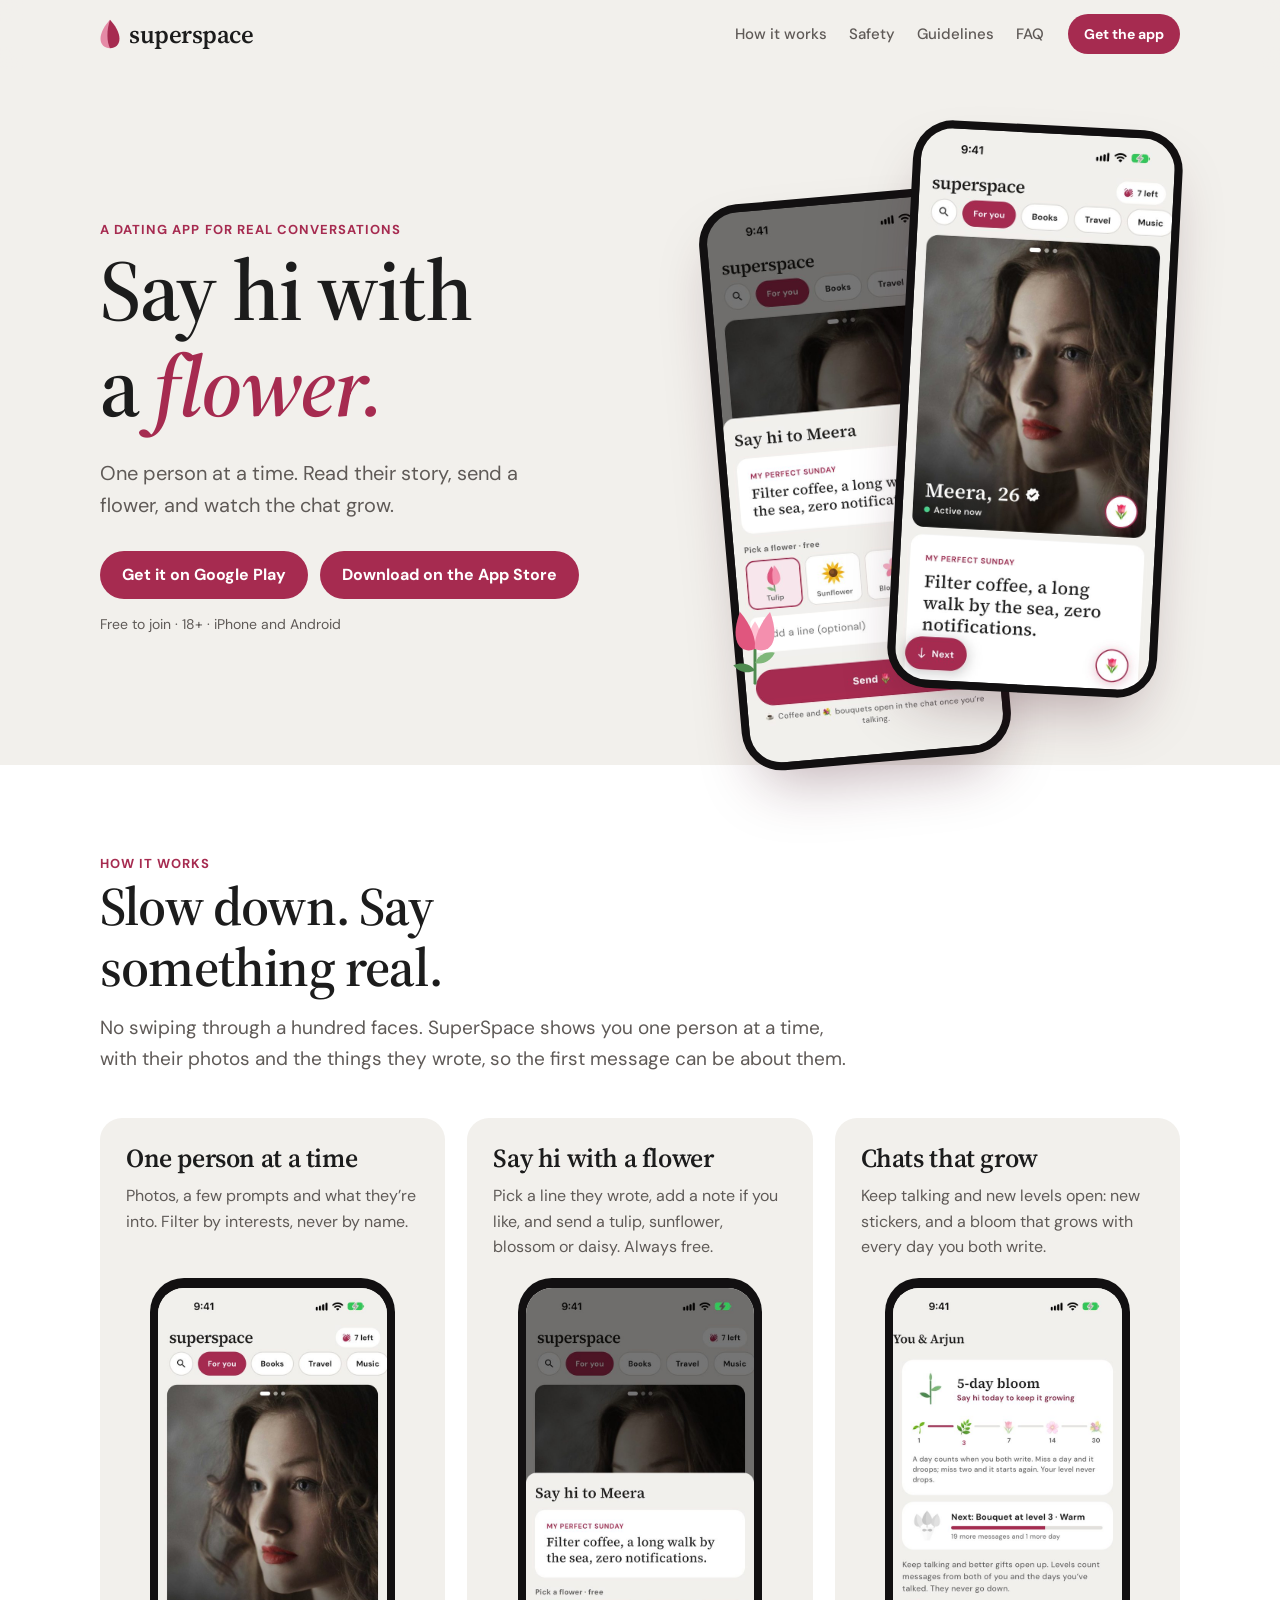
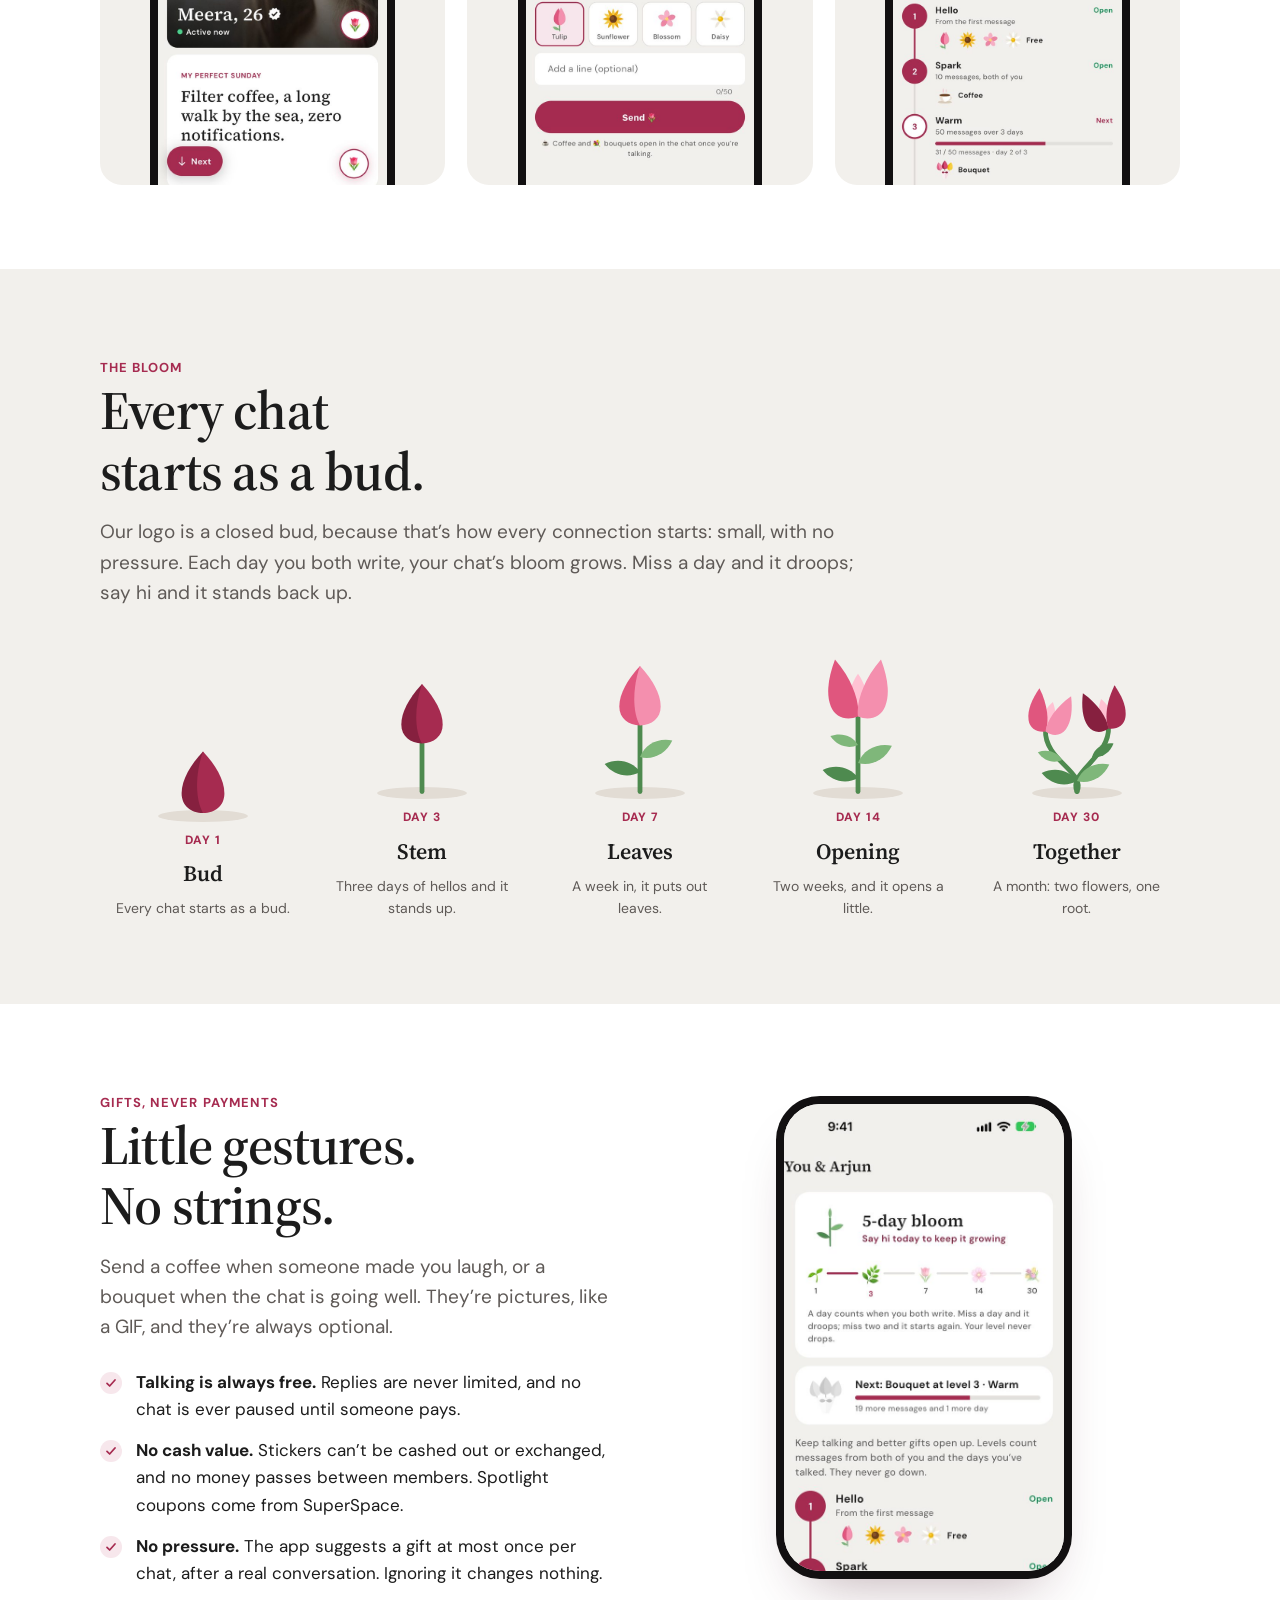
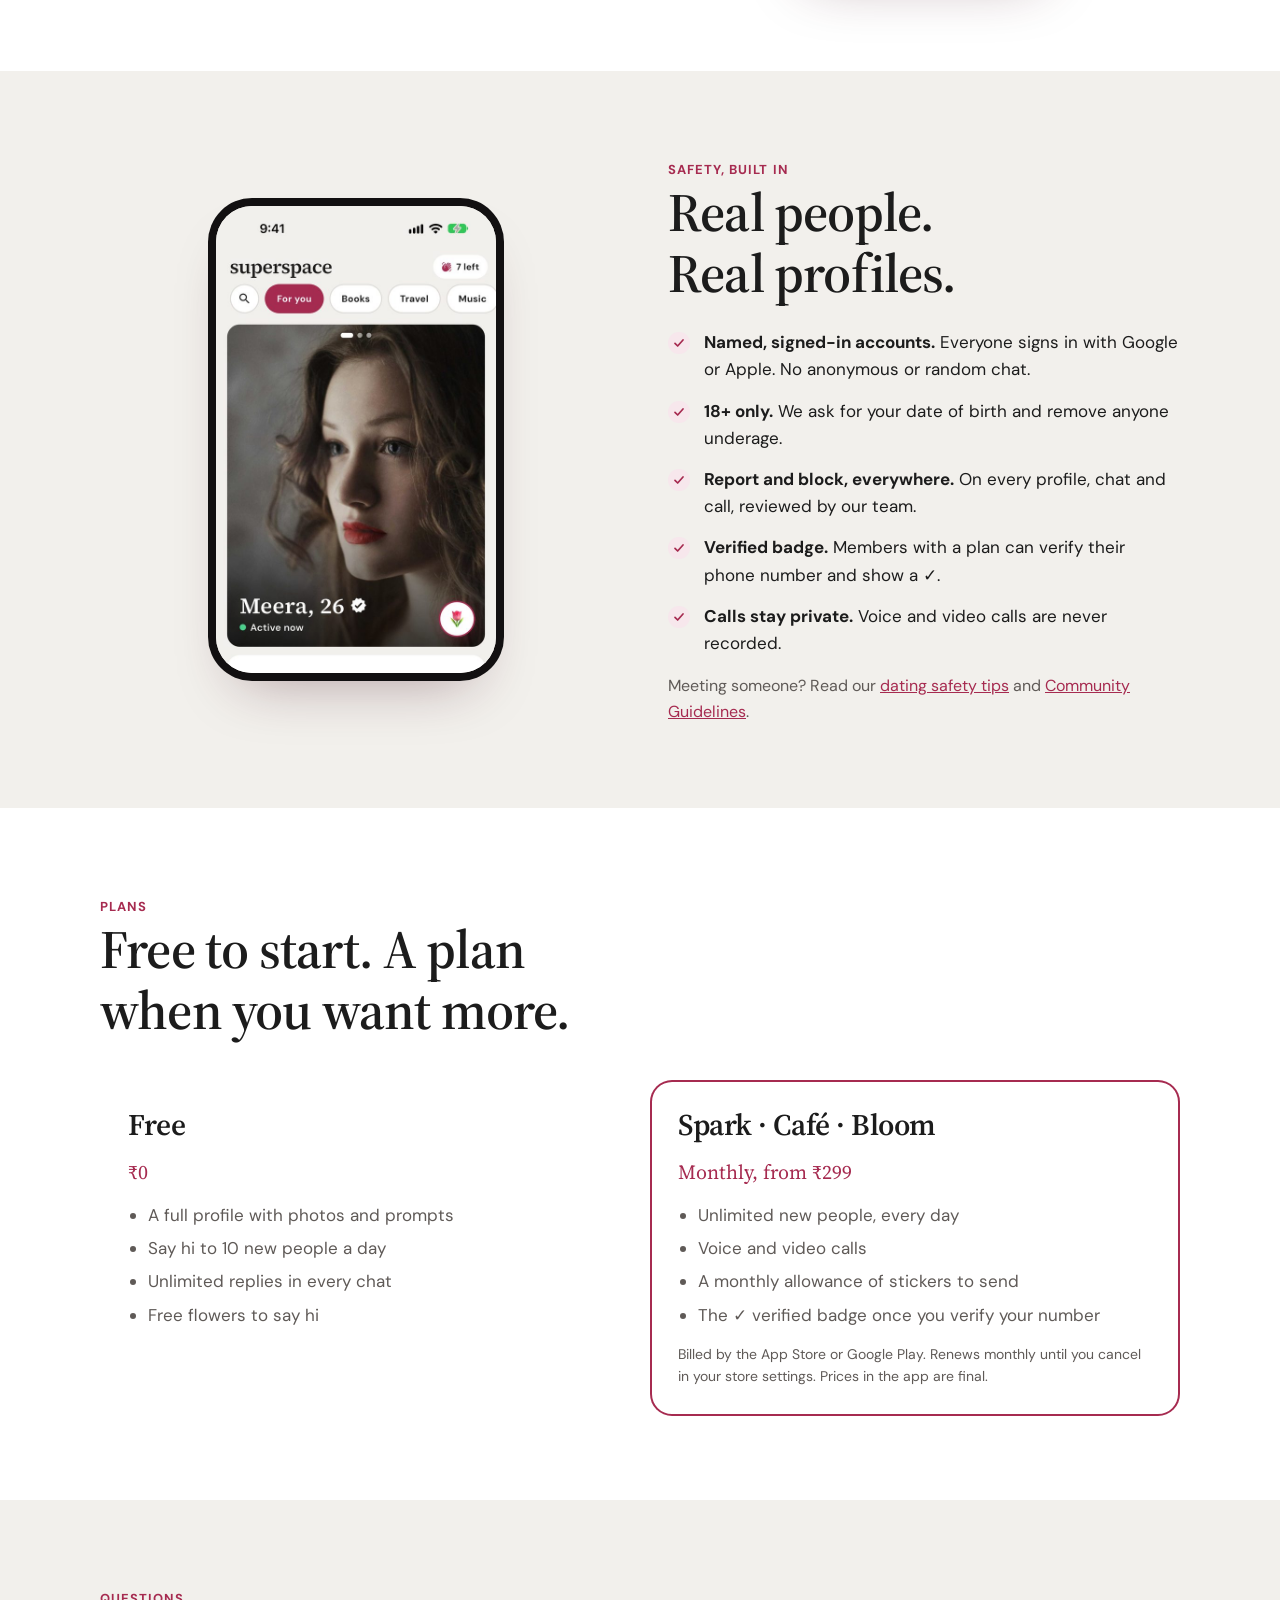
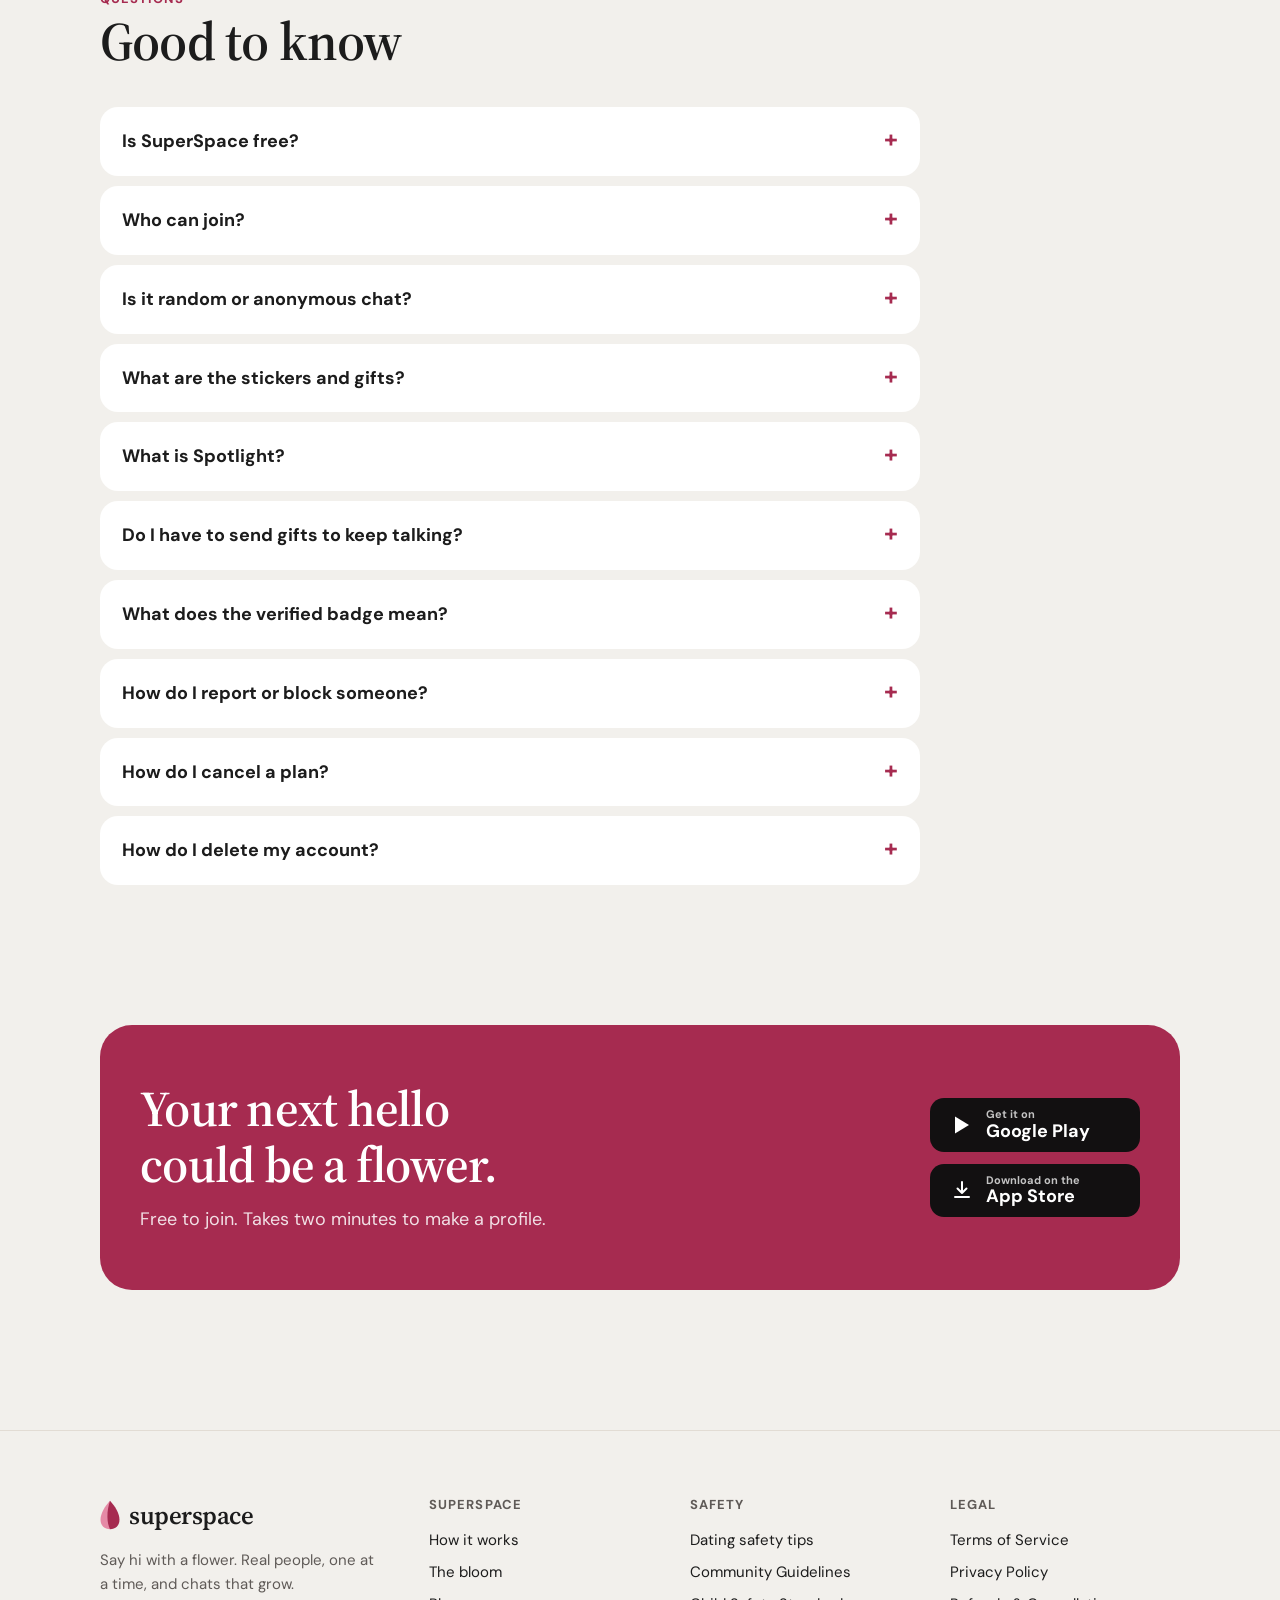
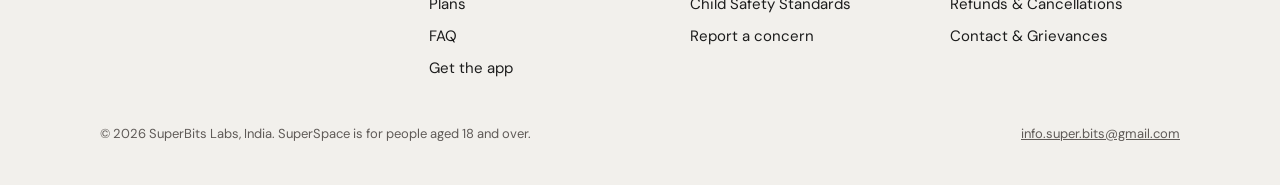
<file: index.html>
<!doctype html>
<html lang="en-IN">
<head>
<meta charset="utf-8">
<meta name="viewport" content="width=device-width, initial-scale=1">
<title>SuperSpace — Say hi with a flower</title>
<meta name="description" content="SuperSpace is a dating app for real conversations. One person at a time, say hi with a free flower, and watch the chat grow.">
<link rel="canonical" href="https://superspace.superbits.in/">
<meta property="og:type" content="website">
<meta property="og:site_name" content="SuperSpace">
<meta property="og:title" content="SuperSpace — Say hi with a flower">
<meta property="og:description" content="SuperSpace is a dating app for real conversations. One person at a time, say hi with a free flower, and watch the chat grow.">
<meta property="og:url" content="https://superspace.superbits.in/">
<meta property="og:image" content="https://superspace.superbits.in/assets/og.png">
<meta name="twitter:card" content="summary_large_image">
<meta name="theme-color" content="#F2F0EC" media="(prefers-color-scheme: light)">
<meta name="theme-color" content="#171213" media="(prefers-color-scheme: dark)">
<link rel="icon" href="/assets/logo.png">
<link rel="apple-touch-icon" href="/assets/apple-touch-icon.png">
<link rel="preconnect" href="https://fonts.googleapis.com">
<link rel="preconnect" href="https://fonts.gstatic.com" crossorigin>
<link rel="stylesheet" href="https://fonts.googleapis.com/css2?family=DM+Sans:opsz,wght@9..40,400;9..40,500;9..40,700;9..40,800&family=Source+Serif+4:ital,opsz,wght@0,8..60,600;1,8..60,600&display=swap">
<link rel="stylesheet" href="/assets/site.css">
</head>
<body>
<a class="skip" href="#main">Skip to content</a>
<header class="top" id="top">
  <div class="wrap">
    <a class="brand" href="/" aria-label="SuperSpace home"><svg viewBox="42 22 76 112" aria-hidden="true"><path d="M80 24 C60 46 44 72 44 96 C44 118 59 132 80 132 C92 110 94 66 80 24 Z" fill="#E58AA6"/><path d="M80 24 C100 46 116 72 116 96 C116 118 101 132 80 132 C68 110 66 66 80 24 Z" fill="var(--rose)"/></svg>superspace</a>
    <nav class="nav" aria-label="Main"><a href="/#how">How it works</a><a href="/safety-tips">Safety</a><a href="/community-guidelines">Guidelines</a><a href="/#faq">FAQ</a></nav>
    <a class="btn small" href="/#get-app">Get the app</a>
  </div>
</header>
<main id="main">
  <section class="hero">
    <div class="wrap">
      <div>
        <span class="eyebrow">A dating app for real conversations</span>
        <h1>Say hi with<br>a <em>flower.</em></h1>
        <p class="lede">One person at a time. Read their story, send a flower, and watch the chat grow.</p>
        <div class="cta">
          <a class="btn" href="https://play.google.com/store/apps/details?id=com.superbits.superspace.app" rel="noopener">Get it on Google Play</a>
          <a class="btn" href="https://apps.apple.com/app/id6816840598" rel="noopener">Download on the App Store</a>
        </div>
        <p class="note">Free to join · 18+ · iPhone and Android</p>
      </div>
      <div class="phones" aria-hidden="true">
        <div class="phone p1"><img src="/assets/screens/flower.jpg" alt="" width="600" height="1305"></div>
        <div class="phone p2"><img src="/assets/screens/home.jpg" alt="" width="600" height="1305"></div>
        <svg class="bud-float" viewBox="0 0 100 100" aria-hidden="true"><path d="M50 98 C50 84 50 72 50 60" fill="none" stroke="#4E8A4F" stroke-width="3.2" stroke-linecap="round"/><path transform="translate(50 84) rotate(200) scale(1.0)" d="M0 0 C6 -7 16 -8 24 -3 C17 4 7 5 0 0 Z" fill="#4E8A4F"/><path transform="translate(50 76) rotate(-20) scale(1.0)" d="M0 0 C6 -7 16 -8 24 -3 C17 4 7 5 0 0 Z" fill="#7FB77A"/><g transform="translate(50 61) rotate(0) scale(0.66) translate(-50 -76)"><path d="M50 30 C57 40 60 50 60 60 C60 70 56 74 50 74 C44 74 40 70 40 60 C40 50 43 40 50 30 Z" fill="#FFC2D3"/><path transform="rotate(-22 50 76)" d="M50 10 C37 24 27 40 27 55 C27 68 37 76 50 76 C58 62 59 36 50 10 Z" fill="#E0567E"/><path transform="rotate(22 50 76)" d="M50 10 C63 24 73 40 73 55 C73 68 63 76 50 76 C42 62 41 36 50 10 Z" fill="#F48FAE"/></g></svg>
      </div>
    </div>
  </section>

  <section class="section band" id="how">
    <div class="wrap">
      <span class="eyebrow">How it works</span>
      <h2>Slow down. Say something real.</h2>
      <p class="intro">No swiping through a hundred faces. SuperSpace shows you one person at a time, with their photos and the things they wrote, so the first message can be about them.</p>
      <div class="steps">
        <div class="step">
          <h3>One person at a time</h3>
          <p>Photos, a few prompts and what they’re into. Filter by interests, never by name.</p>
          <div class="shot"><img src="/assets/screens/home.jpg" alt="A profile on SuperSpace: Meera, 26, with a prompt about her perfect Sunday" loading="lazy" width="600" height="1305"></div>
        </div>
        <div class="step">
          <h3>Say hi with a flower</h3>
          <p>Pick a line they wrote, add a note if you like, and send a tulip, sunflower, blossom or daisy. Always free.</p>
          <div class="shot"><img src="/assets/screens/flower.jpg" alt="Saying hi to Meera by picking a flower and adding a line" loading="lazy" width="600" height="1305"></div>
        </div>
        <div class="step">
          <h3>Chats that grow</h3>
          <p>Keep talking and new levels open: new stickers, and a bloom that grows with every day you both write.</p>
          <div class="shot"><img src="/assets/screens/levels.jpg" alt="A chat’s levels and its 5-day bloom" loading="lazy" width="600" height="1305"></div>
        </div>
      </div>
    </div>
  </section>

  <section class="section" id="bloom">
    <div class="wrap">
      <span class="eyebrow">The bloom</span>
      <h2>Every chat starts as a bud.</h2>
      <p class="intro">Our logo is a closed bud, because that’s how every connection starts: small, with no pressure. Each day you both write, your chat’s bloom grows. Miss a day and it droops; say hi and it stands back up.</p>
      <div class="bloom"><div class="stage"><svg viewBox="0 0 100 100" role="img" aria-label="Bud"><ellipse cx="50" cy="94" rx="30" ry="4" fill="var(--line)"/><g transform="translate(50 92) rotate(0) scale(0.62) translate(-50 -76)"><path d="M50 10 C37 24 27 40 27 55 C27 68 37 76 50 76 C58 62 59 36 50 10 Z" fill="#86203F"/><path d="M50 10 C63 24 73 40 73 55 C73 68 63 76 50 76 C42 62 41 36 50 10 Z" fill="var(--rose)"/></g></svg><span class="day">Day 1</span><b>Bud</b><p>Every chat starts as a bud.</p></div><div class="stage"><svg viewBox="0 0 100 100" role="img" aria-label="Stem"><ellipse cx="50" cy="94" rx="30" ry="4" fill="var(--line)"/><path d="M50 93 C50 82 50 72 50 60" fill="none" stroke="#4E8A4F" stroke-width="3.2" stroke-linecap="round"/><g transform="translate(50 61) rotate(0) scale(0.6) translate(-50 -76)"><path d="M50 10 C37 24 27 40 27 55 C27 68 37 76 50 76 C58 62 59 36 50 10 Z" fill="#86203F"/><path d="M50 10 C63 24 73 40 73 55 C73 68 63 76 50 76 C42 62 41 36 50 10 Z" fill="var(--rose)"/></g></svg><span class="day">Day 3</span><b>Stem</b><p>Three days of hellos and it stands up.</p></div><div class="stage"><svg viewBox="0 0 100 100" role="img" aria-label="Leaves"><ellipse cx="50" cy="94" rx="30" ry="4" fill="var(--line)"/><path d="M50 93 C50 78 50 62 50 48" fill="none" stroke="#4E8A4F" stroke-width="3.2" stroke-linecap="round"/><path transform="translate(50 80) rotate(200) scale(1.0)" d="M0 0 C6 -7 16 -8 24 -3 C17 4 7 5 0 0 Z" fill="#4E8A4F"/><path transform="translate(50 70) rotate(-20) scale(1.0)" d="M0 0 C6 -7 16 -8 24 -3 C17 4 7 5 0 0 Z" fill="#7FB77A"/><g transform="translate(50 49) rotate(0) scale(0.6) translate(-50 -76)"><path d="M50 10 C37 24 27 40 27 55 C27 68 37 76 50 76 C58 62 59 36 50 10 Z" fill="#E0567E"/><path d="M50 10 C63 24 73 40 73 55 C73 68 63 76 50 76 C42 62 41 36 50 10 Z" fill="#F48FAE"/></g></svg><span class="day">Day 7</span><b>Leaves</b><p>A week in, it puts out leaves.</p></div><div class="stage"><svg viewBox="0 0 100 100" role="img" aria-label="Opening"><ellipse cx="50" cy="94" rx="30" ry="4" fill="var(--line)"/><path d="M50 93 C50 76 50 58 50 42" fill="none" stroke="#4E8A4F" stroke-width="3.2" stroke-linecap="round"/><path transform="translate(50 84) rotate(200) scale(1.0)" d="M0 0 C6 -7 16 -8 24 -3 C17 4 7 5 0 0 Z" fill="#4E8A4F"/><path transform="translate(50 74) rotate(-20) scale(1.05)" d="M0 0 C6 -7 16 -8 24 -3 C17 4 7 5 0 0 Z" fill="#7FB77A"/><path transform="translate(50 62) rotate(205) scale(0.8)" d="M0 0 C6 -7 16 -8 24 -3 C17 4 7 5 0 0 Z" fill="#7FB77A"/><g transform="translate(50 43) rotate(0) scale(0.62) translate(-50 -76)"><path d="M50 30 C57 40 60 50 60 60 C60 70 56 74 50 74 C44 74 40 70 40 60 C40 50 43 40 50 30 Z" fill="#FFC2D3"/><path transform="rotate(-22 50 76)" d="M50 10 C37 24 27 40 27 55 C27 68 37 76 50 76 C58 62 59 36 50 10 Z" fill="#E0567E"/><path transform="rotate(22 50 76)" d="M50 10 C63 24 73 40 73 55 C73 68 63 76 50 76 C42 62 41 36 50 10 Z" fill="#F48FAE"/></g></svg><span class="day">Day 14</span><b>Opening</b><p>Two weeks, and it opens a little.</p></div><div class="stage"><svg viewBox="0 0 100 100" role="img" aria-label="Together"><ellipse cx="50" cy="94" rx="30" ry="4" fill="var(--line)"/><path d="M50 93 C56 80 28 72 29 52" fill="none" stroke="#4E8A4F" stroke-width="3.2" stroke-linecap="round"/><path d="M50 93 C44 80 72 70 71 50" fill="none" stroke="#4E8A4F" stroke-width="3.2" stroke-linecap="round"/><path transform="translate(50 86) rotate(200) scale(1.0)" d="M0 0 C6 -7 16 -8 24 -3 C17 4 7 5 0 0 Z" fill="#4E8A4F"/><path transform="translate(50 86) rotate(-20) scale(1.0)" d="M0 0 C6 -7 16 -8 24 -3 C17 4 7 5 0 0 Z" fill="#7FB77A"/><path transform="translate(40 72) rotate(205) scale(0.7)" d="M0 0 C6 -7 16 -8 24 -3 C17 4 7 5 0 0 Z" fill="#7FB77A"/><path transform="translate(60 70) rotate(-25) scale(0.7)" d="M0 0 C6 -7 16 -8 24 -3 C17 4 7 5 0 0 Z" fill="#4E8A4F"/><g transform="translate(29 53) rotate(14) scale(0.44) translate(-50 -76)"><path d="M50 30 C57 40 60 50 60 60 C60 70 56 74 50 74 C44 74 40 70 40 60 C40 50 43 40 50 30 Z" fill="#FFC2D3"/><path transform="rotate(-22 50 76)" d="M50 10 C37 24 27 40 27 55 C27 68 37 76 50 76 C58 62 59 36 50 10 Z" fill="#E0567E"/><path transform="rotate(22 50 76)" d="M50 10 C63 24 73 40 73 55 C73 68 63 76 50 76 C42 62 41 36 50 10 Z" fill="#F48FAE"/></g><g transform="translate(71 51) rotate(-14) scale(0.44) translate(-50 -76)"><path d="M50 30 C57 40 60 50 60 60 C60 70 56 74 50 74 C44 74 40 70 40 60 C40 50 43 40 50 30 Z" fill="#FFC2D3"/><path transform="rotate(-22 50 76)" d="M50 10 C37 24 27 40 27 55 C27 68 37 76 50 76 C58 62 59 36 50 10 Z" fill="#86203F"/><path transform="rotate(22 50 76)" d="M50 10 C63 24 73 40 73 55 C73 68 63 76 50 76 C42 62 41 36 50 10 Z" fill="var(--rose)"/></g></svg><span class="day">Day 30</span><b>Together</b><p>A month: two flowers, one root.</p></div></div>
    </div>
  </section>

  <section class="section band" id="experts">
    <div class="wrap split">
      <div>
        <span class="eyebrow">Gifts, never payments</span>
        <h2>Little gestures. No strings.</h2>
        <p class="intro">Send a coffee when someone made you laugh, or a bouquet when the chat is going well. They’re pictures, like a GIF, and they’re always optional.</p>
        <ul class="ticks">
          <li><span><b>Talking is always free.</b> Replies are never limited, and no chat is ever paused until someone pays.</span></li>
          <li><span><b>No cash value.</b> Stickers can’t be cashed out or exchanged, and no money passes between members. Spotlight coupons come from SuperSpace.</span></li>
          <li><span><b>No pressure.</b> The app suggests a gift at most once per chat, after a real conversation. Ignoring it changes nothing.</span></li>
        </ul>
      </div>
      <div class="shotcol"><img src="/assets/screens/levels.jpg" alt="Chat levels: flowers are free, coffee opens at level 2, a bouquet at level 3" loading="lazy" width="600" height="1305"></div>
    </div>
  </section>

  <section class="section" id="for-experts">
    <div class="wrap split">
      <div class="shotcol"><img src="/assets/screens/home.jpg" alt="A verified profile with a check mark next to the name" loading="lazy" width="600" height="1305"></div>
      <div>
        <span class="eyebrow">Safety, built in</span>
        <h2>Real people. Real profiles.</h2>
        <ul class="ticks">
          <li><span><b>Named, signed-in accounts.</b> Everyone signs in with Google or Apple. No anonymous or random chat.</span></li>
          <li><span><b>18+ only.</b> We ask for your date of birth and remove anyone underage.</span></li>
          <li><span><b>Report and block, everywhere.</b> On every profile, chat and call, reviewed by our team.</span></li>
          <li><span><b>Verified badge.</b> Members with a plan can verify their phone number and show a ✓.</span></li>
          <li><span><b>Calls stay private.</b> Voice and video calls are never recorded.</span></li>
        </ul>
        <p class="intro" style="font-size:16px">Meeting someone? Read our <a href="/safety-tips" style="color:var(--rose)">dating safety tips</a> and <a href="/community-guidelines" style="color:var(--rose)">Community Guidelines</a>.</p>
      </div>
    </div>
  </section>

  <section class="section band" id="pricing">
    <div class="wrap">
      <span class="eyebrow">Plans</span>
      <h2>Free to start. A plan when you want more.</h2>
      <div class="plans">
        <div class="plan">
          <h3>Free</h3>
          <p class="price">₹0</p>
          <ul>
            <li>A full profile with photos and prompts</li>
            <li>Say hi to 10 new people a day</li>
            <li>Unlimited replies in every chat</li>
            <li>Free flowers to say hi</li>
          </ul>
        </div>
        <div class="plan feature">
          <h3>Spark · Café · Bloom</h3>
          <p class="price">Monthly, from ₹299</p>
          <ul>
            <li>Unlimited new people, every day</li>
            <li>Voice and video calls</li>
            <li>A monthly allowance of stickers to send</li>
            <li>The ✓ verified badge once you verify your number</li>
          </ul>
          <p class="muted" style="font-size:14px">Billed by the App Store or Google Play. Renews monthly until you cancel in your store settings. Prices in the app are final.</p>
        </div>
      </div>
    </div>
  </section>

  <section class="section" id="faq">
    <div class="wrap">
      <span class="eyebrow">Questions</span>
      <h2>Good to know</h2>
      <div class="faq"><details><summary>Is SuperSpace free?</summary><div>Yes. Make a profile, read profiles and start conversations with up to 10 new people a day, free. Replies and ongoing chats are never limited. A plan makes new people unlimited and adds voice and video calls, a monthly allowance of stickers and the verified badge.</div></details><details><summary>Who can join?</summary><div>Anyone aged 18 or over, with a profile that is really them: their own name, their own recent photos and their real age. We ask for your date of birth at sign-up and do not let anyone younger join.</div></details><details><summary>Is it random or anonymous chat?</summary><div>No. Every account signs in with Google or Apple and has a named profile with photos. You choose who to say hi to, after reading their profile. Nobody is ever matched with you at random.</div></details><details><summary>What are the stickers and gifts?</summary><div>Little pictures you can send in a chat: flowers to say hi (always free), and coffees, bouquets, chocolates and teddies that open as a chat grows. They are a fun, optional gesture, like a GIF. They have no cash value, and no money ever passes between members.</div></details><details><summary>What is Spotlight?</summary><div>An optional thank-you from SuperSpace. Members we approve can get a coupon from us, for brands like Swiggy, Zomato or Myntra, after they receive a few stickers. The coupon comes from SuperSpace, never from the person who sent the sticker, and asking anyone for stickers gets you removed. See <a href="/terms#t-spotlight">the Spotlight terms</a>.</div></details><details><summary>Do I have to send gifts to keep talking?</summary><div>Never. Talking is always free, no conversation is ever paused or locked, and gifts are never required. The app may suggest a gift once, after a real conversation, and you can ignore it.</div></details><details><summary>What does the verified badge mean?</summary><div>Members with a plan can verify their phone number with a one-time code, and their profile then shows a ✓. It means the number is real and theirs. It is not an identity or background check, so always follow our <a href="/safety-tips">safety tips</a>.</div></details><details><summary>How do I report or block someone?</summary><div>Open their profile or your chat with them and tap Report or Block. Blocked people can’t message or call you and disappear from your feed. Our team reviews reports and aims to act within 24 hours. You can also email <a href="mailto:info.super.bits@gmail.com">info.super.bits@gmail.com</a>.</div></details><details><summary>How do I cancel a plan?</summary><div>Plans renew monthly through the App Store or Google Play until you cancel. Cancel any time in your Apple ID subscriptions or Google Play subscriptions; you keep the plan until the end of the month you paid for. See <a href="/refund-policy">Refunds &amp; Cancellations</a>.</div></details><details><summary>How do I delete my account?</summary><div>In the app, go to Profile → Settings → Delete my account. It removes your profile, photos, messages and matches. If you have a plan, cancel it in your app store too, because deleting the account doesn’t stop store billing.</div></details></div>
    </div>
  </section>

  <section class="section tight" id="get-app">
    <div class="wrap">
      <div class="get">
        <div>
          <h2>Your next hello could be a flower.</h2>
          <p>Free to join. Takes two minutes to make a profile.</p>
        </div>
        <div class="stores">
          <a class="store" href="https://play.google.com/store/apps/details?id=com.superbits.superspace.app" rel="noopener"><svg viewBox="0 0 24 24" aria-hidden="true"><path d="M5 3.5v17l14-8.5z" fill="currentColor"/></svg><span><small>Get it on</small>Google Play</span></a>
          <a class="store" href="https://apps.apple.com/app/id6816840598" rel="noopener"><svg viewBox="0 0 24 24" aria-hidden="true"><path d="M12 4v11m0 0l-4.5-4.5M12 15l4.5-4.5M5 19h14" fill="none" stroke="currentColor" stroke-width="2" stroke-linecap="round" stroke-linejoin="round"/></svg><span><small>Download on the</small>App Store</span></a>
        </div>
      </div>
    </div>
  </section>
</main>
<footer class="foot">
  <div class="wrap">
    <div class="cols">
      <div>
        <a class="brand" href="/"><svg viewBox="42 22 76 112" aria-hidden="true"><path d="M80 24 C60 46 44 72 44 96 C44 118 59 132 80 132 C92 110 94 66 80 24 Z" fill="#E58AA6"/><path d="M80 24 C100 46 116 72 116 96 C116 118 101 132 80 132 C68 110 66 66 80 24 Z" fill="var(--rose)"/></svg>superspace</a>
        <p class="tag">Say hi with a flower. Real people, one at a time, and chats that grow.</p>
      </div>
      <div>
        <h4>SuperSpace</h4>
        <ul>
          <li><a href="/#how">How it works</a></li>
          <li><a href="/#bloom">The bloom</a></li>
          <li><a href="/#pricing">Plans</a></li>
          <li><a href="/#faq">FAQ</a></li>
          <li><a href="/#get-app">Get the app</a></li>
        </ul>
      </div>
      <div>
        <h4>Safety</h4>
        <ul>
          <li><a href="/safety-tips">Dating safety tips</a></li>
          <li><a href="/community-guidelines">Community Guidelines</a></li>
          <li><a href="/safety-standards">Child Safety Standards</a></li>
          <li><a href="/contact">Report a concern</a></li>
        </ul>
      </div>
      <div>
        <h4>Legal</h4>
        <ul>
          <li><a href="/terms">Terms of Service</a></li>
          <li><a href="/privacy-policy">Privacy Policy</a></li>
          <li><a href="/refund-policy">Refunds &amp; Cancellations</a></li>
          <li><a href="/contact">Contact &amp; Grievances</a></li>
        </ul>
      </div>
    </div>
    <div class="fine">
      <span>© 2026 SuperBits Labs, India. SuperSpace is for people aged 18 and over.</span>
      <a href="mailto:info.super.bits@gmail.com">info.super.bits@gmail.com</a>
    </div>
  </div>
</footer>
<script>
  // Hairline under the header once the page scrolls.
  (function () {
    var top = document.getElementById('top');
    function onScroll() { top.classList.toggle('scrolled', window.scrollY > 8); }
    window.addEventListener('scroll', onScroll, { passive: true }); onScroll();
  })();
</script>
<script>
  (function () {
    var h = location.hash;
    if (h === '#terms') location.replace('/terms');
    else if (h.indexOf('#t-') === 0) location.replace('/terms' + h);
    else if (h === '#privacy') location.replace('/privacy-policy');
  })();
</script>
</body>
</html>
</file>
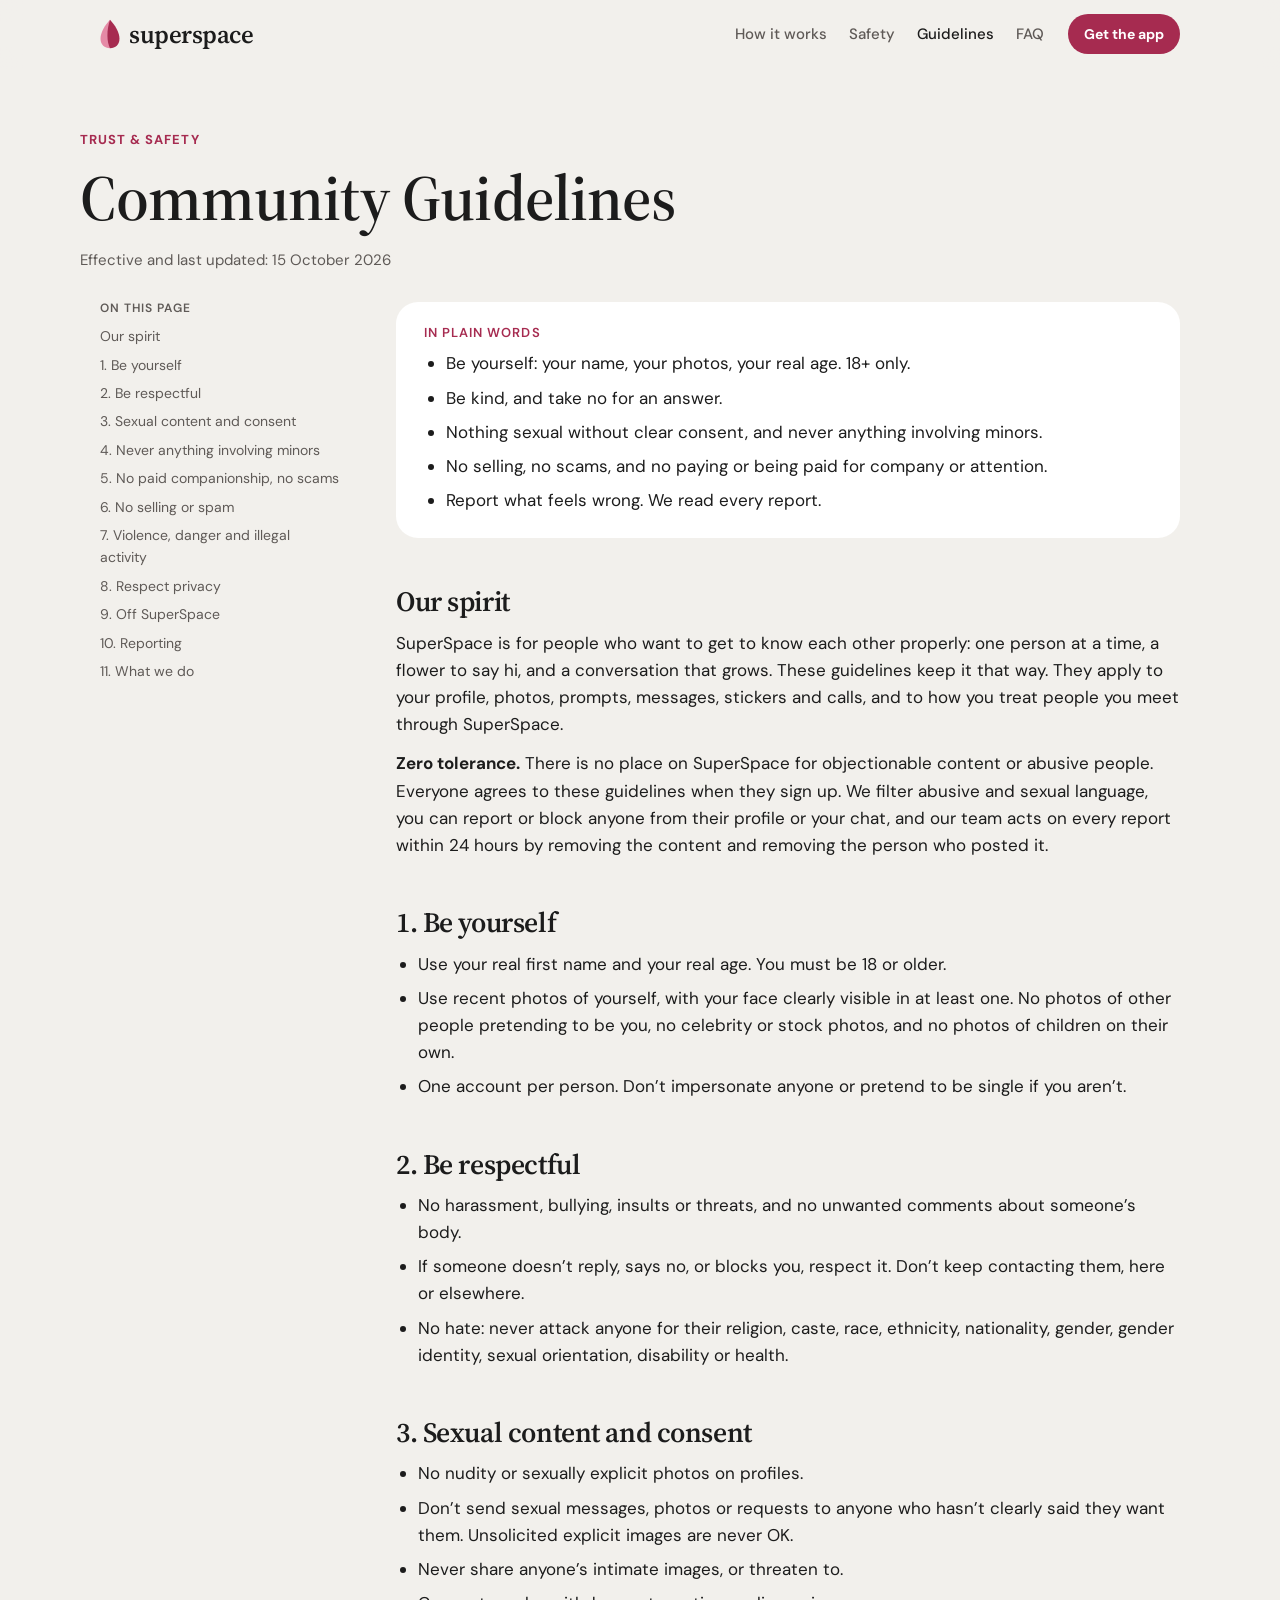
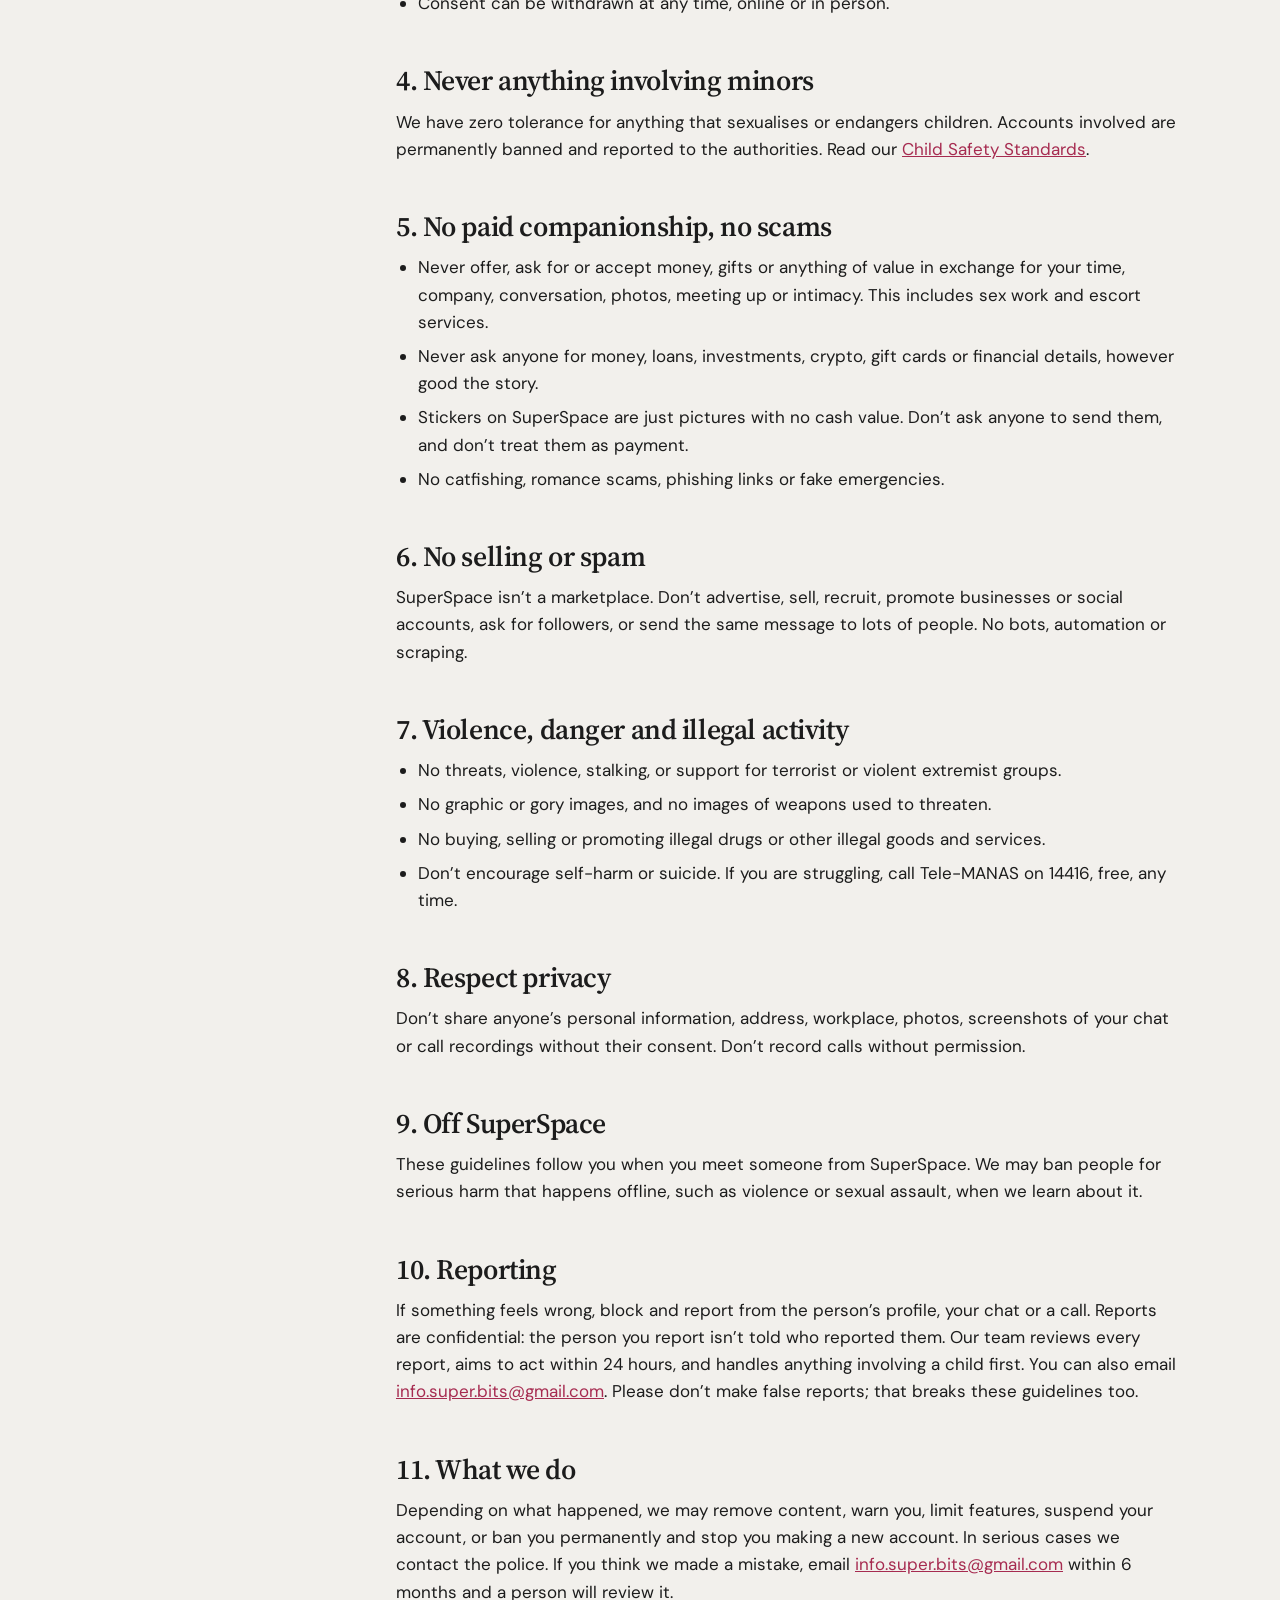
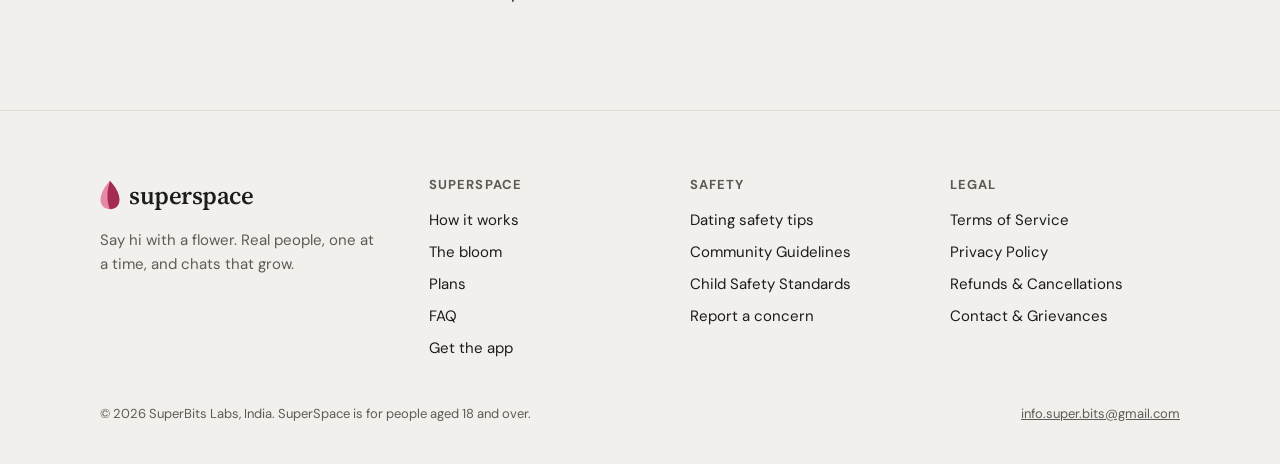
<file: community-guidelines.html>
<!doctype html>
<html lang="en-IN">
<head>
<meta charset="utf-8">
<meta name="viewport" content="width=device-width, initial-scale=1">
<title>Community Guidelines — SuperSpace</title>
<meta name="description" content="The rules that keep SuperSpace kind, safe and real.">
<link rel="canonical" href="https://superspace.superbits.in/community-guidelines">
<meta property="og:type" content="website">
<meta property="og:site_name" content="SuperSpace">
<meta property="og:title" content="Community Guidelines — SuperSpace">
<meta property="og:description" content="The rules that keep SuperSpace kind, safe and real.">
<meta property="og:url" content="https://superspace.superbits.in/community-guidelines">
<meta property="og:image" content="https://superspace.superbits.in/assets/og.png">
<meta name="twitter:card" content="summary_large_image">
<meta name="theme-color" content="#F2F0EC" media="(prefers-color-scheme: light)">
<meta name="theme-color" content="#171213" media="(prefers-color-scheme: dark)">
<link rel="icon" href="/assets/logo.png">
<link rel="apple-touch-icon" href="/assets/apple-touch-icon.png">
<link rel="preconnect" href="https://fonts.googleapis.com">
<link rel="preconnect" href="https://fonts.gstatic.com" crossorigin>
<link rel="stylesheet" href="https://fonts.googleapis.com/css2?family=DM+Sans:opsz,wght@9..40,400;9..40,500;9..40,700;9..40,800&family=Source+Serif+4:ital,opsz,wght@0,8..60,600;1,8..60,600&display=swap">
<link rel="stylesheet" href="/assets/site.css">
</head>
<body>
<a class="skip" href="#main">Skip to content</a>
<header class="top" id="top">
  <div class="wrap">
    <a class="brand" href="/" aria-label="SuperSpace home"><svg viewBox="42 22 76 112" aria-hidden="true"><path d="M80 24 C60 46 44 72 44 96 C44 118 59 132 80 132 C92 110 94 66 80 24 Z" fill="#E58AA6"/><path d="M80 24 C100 46 116 72 116 96 C116 118 101 132 80 132 C68 110 66 66 80 24 Z" fill="var(--rose)"/></svg>superspace</a>
    <nav class="nav" aria-label="Main"><a href="/#how">How it works</a><a href="/safety-tips">Safety</a><a href="/community-guidelines" aria-current="page">Guidelines</a><a href="/#faq">FAQ</a></nav>
    <a class="btn small" href="/#get-app">Get the app</a>
  </div>
</header>
<main id="main">
  <div class="wrap doc-head">
    <span class="eyebrow">Trust &amp; safety</span>
    <h1>Community Guidelines</h1>
    <p class="updated">Effective and last updated: 15 October 2026</p>
  </div>
  <div class="wrap doc">
    <nav class="toc" aria-label="On this page"><h2>On this page</h2><ol><li><a href="#spirit">Our spirit</a></li><li><a href="#authentic">1. Be yourself</a></li><li><a href="#respect">2. Be respectful</a></li><li><a href="#sexual">3. Sexual content and consent</a></li><li><a href="#minors">4. Never anything involving minors</a></li><li><a href="#money">5. No paid companionship, no scams</a></li><li><a href="#commercial">6. No selling or spam</a></li><li><a href="#violence">7. Violence, danger and illegal activity</a></li><li><a href="#privacy">8. Respect privacy</a></li><li><a href="#offline">9. Off SuperSpace</a></li><li><a href="#report">10. Reporting</a></li><li><a href="#enforce">11. What we do</a></li></ol></nav>
    <article class="prose"><section class="plain" aria-label="In plain words"><h2>In plain words</h2><ul>
<li>Be yourself: your name, your photos, your real age. 18+ only.</li>
<li>Be kind, and take no for an answer.</li>
<li>Nothing sexual without clear consent, and never anything involving minors.</li>
<li>No selling, no scams, and no paying or being paid for company or attention.</li>
<li>Report what feels wrong. We read every report.</li>
</ul></section>
<h2 id="spirit">Our spirit</h2>
<p>SuperSpace is for people who want to get to know each other properly: one person at a time, a flower to say hi, and a conversation that grows. These guidelines keep it that way. They apply to your profile, photos, prompts, messages, stickers and calls, and to how you treat people you meet through SuperSpace.</p>
<p><strong>Zero tolerance.</strong> There is no place on SuperSpace for objectionable content or abusive people. Everyone agrees to these guidelines when they sign up. We filter abusive and sexual language, you can report or block anyone from their profile or your chat, and our team acts on every report within 24 hours by removing the content and removing the person who posted it.</p>

<h2 id="authentic">1. Be yourself</h2>
<ul>
  <li>Use your real first name and your real age. You must be 18 or older.</li>
  <li>Use recent photos of yourself, with your face clearly visible in at least one. No photos of other people pretending to be you, no celebrity or stock photos, and no photos of children on their own.</li>
  <li>One account per person. Don’t impersonate anyone or pretend to be single if you aren’t.</li>
</ul>

<h2 id="respect">2. Be respectful</h2>
<ul>
  <li>No harassment, bullying, insults or threats, and no unwanted comments about someone’s body.</li>
  <li>If someone doesn’t reply, says no, or blocks you, respect it. Don’t keep contacting them, here or elsewhere.</li>
  <li>No hate: never attack anyone for their religion, caste, race, ethnicity, nationality, gender, gender identity, sexual orientation, disability or health.</li>
</ul>

<h2 id="sexual">3. Sexual content and consent</h2>
<ul>
  <li>No nudity or sexually explicit photos on profiles.</li>
  <li>Don’t send sexual messages, photos or requests to anyone who hasn’t clearly said they want them. Unsolicited explicit images are never OK.</li>
  <li>Never share anyone’s intimate images, or threaten to.</li>
  <li>Consent can be withdrawn at any time, online or in person.</li>
</ul>

<h2 id="minors">4. Never anything involving minors</h2>
<p>We have zero tolerance for anything that sexualises or endangers children. Accounts involved are permanently banned and reported to the authorities. Read our <a href="/safety-standards">Child Safety Standards</a>.</p>

<h2 id="money">5. No paid companionship, no scams</h2>
<ul>
  <li>Never offer, ask for or accept money, gifts or anything of value in exchange for your time, company, conversation, photos, meeting up or intimacy. This includes sex work and escort services.</li>
  <li>Never ask anyone for money, loans, investments, crypto, gift cards or financial details, however good the story.</li>
  <li>Stickers on SuperSpace are just pictures with no cash value. Don’t ask anyone to send them, and don’t treat them as payment.</li>
  <li>No catfishing, romance scams, phishing links or fake emergencies.</li>
</ul>

<h2 id="commercial">6. No selling or spam</h2>
<p>SuperSpace isn’t a marketplace. Don’t advertise, sell, recruit, promote businesses or social accounts, ask for followers, or send the same message to lots of people. No bots, automation or scraping.</p>

<h2 id="violence">7. Violence, danger and illegal activity</h2>
<ul>
  <li>No threats, violence, stalking, or support for terrorist or violent extremist groups.</li>
  <li>No graphic or gory images, and no images of weapons used to threaten.</li>
  <li>No buying, selling or promoting illegal drugs or other illegal goods and services.</li>
  <li>Don’t encourage self-harm or suicide. If you are struggling, call Tele-MANAS on 14416, free, any time.</li>
</ul>

<h2 id="privacy">8. Respect privacy</h2>
<p>Don’t share anyone’s personal information, address, workplace, photos, screenshots of your chat or call recordings without their consent. Don’t record calls without permission.</p>

<h2 id="offline">9. Off SuperSpace</h2>
<p>These guidelines follow you when you meet someone from SuperSpace. We may ban people for serious harm that happens offline, such as violence or sexual assault, when we learn about it.</p>

<h2 id="report">10. Reporting</h2>
<p>If something feels wrong, block and report from the person’s profile, your chat or a call. Reports are confidential: the person you report isn’t told who reported them. Our team reviews every report, aims to act within 24 hours, and handles anything involving a child first. You can also email <a href="mailto:info.super.bits@gmail.com">info.super.bits@gmail.com</a>. Please don’t make false reports; that breaks these guidelines too.</p>

<h2 id="enforce">11. What we do</h2>
<p>Depending on what happened, we may remove content, warn you, limit features, suspend your account, or ban you permanently and stop you making a new account. In serious cases we contact the police. If you think we made a mistake, email <a href="mailto:info.super.bits@gmail.com">info.super.bits@gmail.com</a> within 6 months and a person will review it.</p>
</article>
  </div>
</main>
<footer class="foot">
  <div class="wrap">
    <div class="cols">
      <div>
        <a class="brand" href="/"><svg viewBox="42 22 76 112" aria-hidden="true"><path d="M80 24 C60 46 44 72 44 96 C44 118 59 132 80 132 C92 110 94 66 80 24 Z" fill="#E58AA6"/><path d="M80 24 C100 46 116 72 116 96 C116 118 101 132 80 132 C68 110 66 66 80 24 Z" fill="var(--rose)"/></svg>superspace</a>
        <p class="tag">Say hi with a flower. Real people, one at a time, and chats that grow.</p>
      </div>
      <div>
        <h4>SuperSpace</h4>
        <ul>
          <li><a href="/#how">How it works</a></li>
          <li><a href="/#bloom">The bloom</a></li>
          <li><a href="/#pricing">Plans</a></li>
          <li><a href="/#faq">FAQ</a></li>
          <li><a href="/#get-app">Get the app</a></li>
        </ul>
      </div>
      <div>
        <h4>Safety</h4>
        <ul>
          <li><a href="/safety-tips">Dating safety tips</a></li>
          <li><a href="/community-guidelines">Community Guidelines</a></li>
          <li><a href="/safety-standards">Child Safety Standards</a></li>
          <li><a href="/contact">Report a concern</a></li>
        </ul>
      </div>
      <div>
        <h4>Legal</h4>
        <ul>
          <li><a href="/terms">Terms of Service</a></li>
          <li><a href="/privacy-policy">Privacy Policy</a></li>
          <li><a href="/refund-policy">Refunds &amp; Cancellations</a></li>
          <li><a href="/contact">Contact &amp; Grievances</a></li>
        </ul>
      </div>
    </div>
    <div class="fine">
      <span>© 2026 SuperBits Labs, India. SuperSpace is for people aged 18 and over.</span>
      <a href="mailto:info.super.bits@gmail.com">info.super.bits@gmail.com</a>
    </div>
  </div>
</footer>
<script>
  // Hairline under the header once the page scrolls.
  (function () {
    var top = document.getElementById('top');
    function onScroll() { top.classList.toggle('scrolled', window.scrollY > 8); }
    window.addEventListener('scroll', onScroll, { passive: true }); onScroll();
  })();
</script>
</body>
</html>
</file>
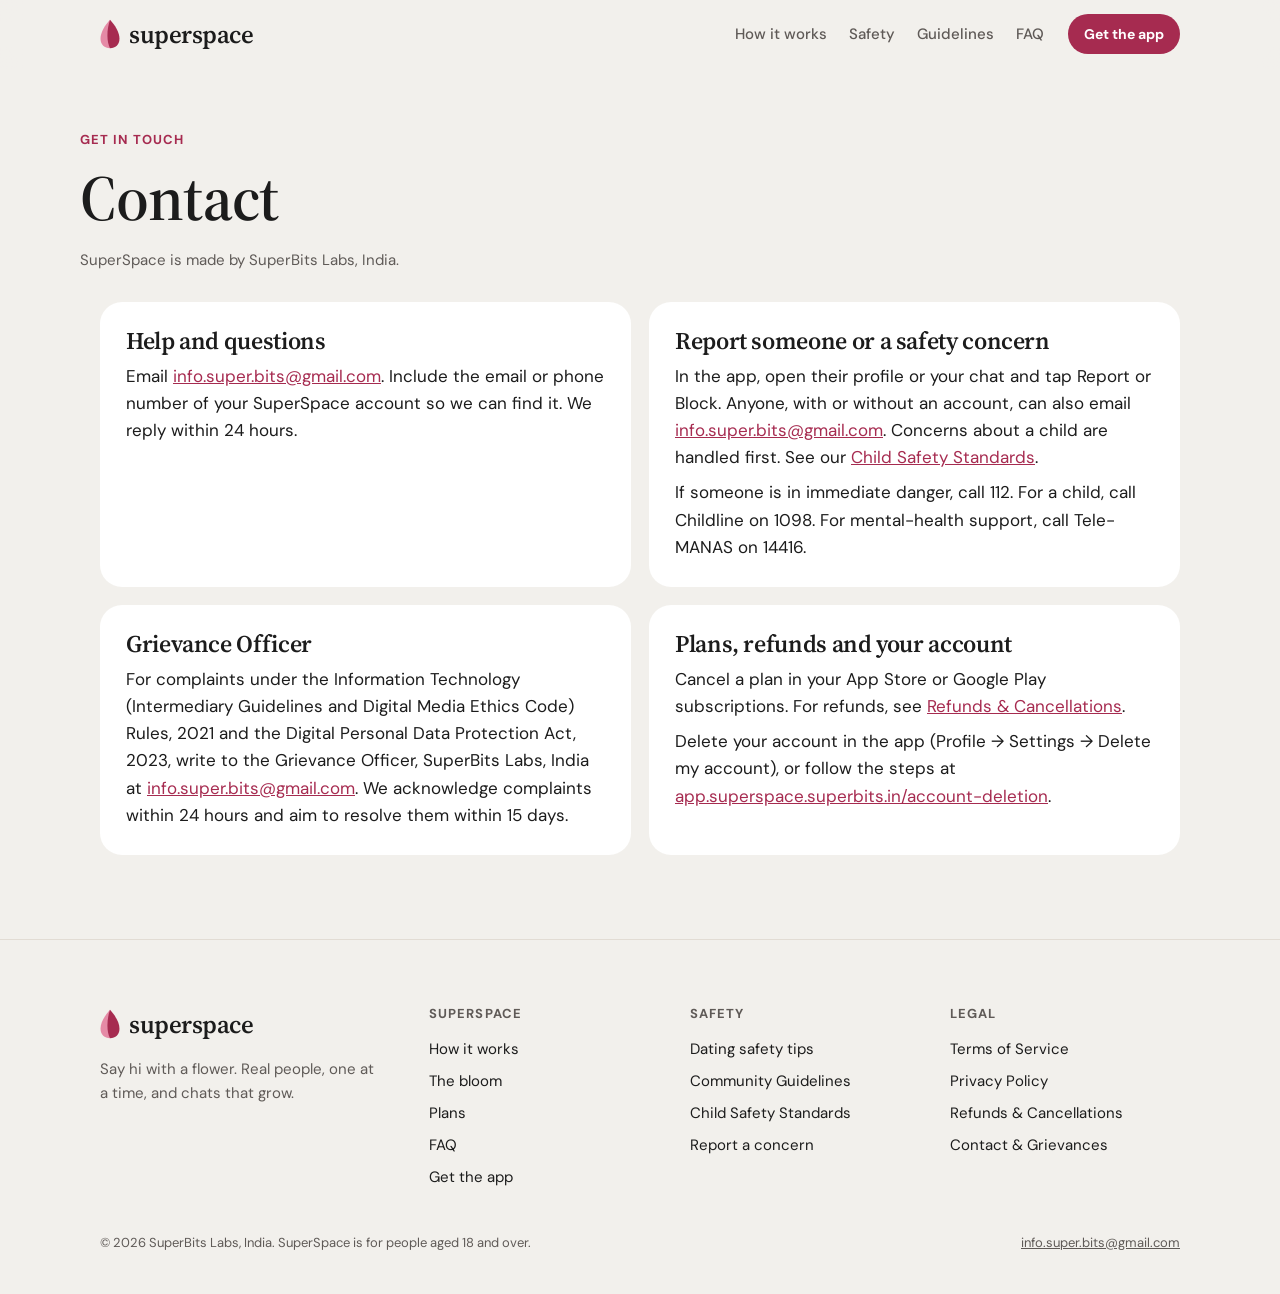
<file: contact.html>
<!doctype html>
<html lang="en-IN">
<head>
<meta charset="utf-8">
<meta name="viewport" content="width=device-width, initial-scale=1">
<title>Contact — SuperSpace</title>
<meta name="description" content="Contact SuperSpace for help, safety reports and grievances.">
<link rel="canonical" href="https://superspace.superbits.in/contact">
<meta property="og:type" content="website">
<meta property="og:site_name" content="SuperSpace">
<meta property="og:title" content="Contact — SuperSpace">
<meta property="og:description" content="Contact SuperSpace for help, safety reports and grievances.">
<meta property="og:url" content="https://superspace.superbits.in/contact">
<meta property="og:image" content="https://superspace.superbits.in/assets/og.png">
<meta name="twitter:card" content="summary_large_image">
<meta name="theme-color" content="#F2F0EC" media="(prefers-color-scheme: light)">
<meta name="theme-color" content="#171213" media="(prefers-color-scheme: dark)">
<link rel="icon" href="/assets/logo.png">
<link rel="apple-touch-icon" href="/assets/apple-touch-icon.png">
<link rel="preconnect" href="https://fonts.googleapis.com">
<link rel="preconnect" href="https://fonts.gstatic.com" crossorigin>
<link rel="stylesheet" href="https://fonts.googleapis.com/css2?family=DM+Sans:opsz,wght@9..40,400;9..40,500;9..40,700;9..40,800&family=Source+Serif+4:ital,opsz,wght@0,8..60,600;1,8..60,600&display=swap">
<link rel="stylesheet" href="/assets/site.css">
</head>
<body>
<a class="skip" href="#main">Skip to content</a>
<header class="top" id="top">
  <div class="wrap">
    <a class="brand" href="/" aria-label="SuperSpace home"><svg viewBox="42 22 76 112" aria-hidden="true"><path d="M80 24 C60 46 44 72 44 96 C44 118 59 132 80 132 C92 110 94 66 80 24 Z" fill="#E58AA6"/><path d="M80 24 C100 46 116 72 116 96 C116 118 101 132 80 132 C68 110 66 66 80 24 Z" fill="var(--rose)"/></svg>superspace</a>
    <nav class="nav" aria-label="Main"><a href="/#how">How it works</a><a href="/safety-tips">Safety</a><a href="/community-guidelines">Guidelines</a><a href="/#faq">FAQ</a></nav>
    <a class="btn small" href="/#get-app">Get the app</a>
  </div>
</header>
<main id="main">
  <div class="wrap doc-head">
    <span class="eyebrow">Get in touch</span>
    <h1>Contact</h1>
    <p class="updated">SuperSpace is made by SuperBits Labs, India.</p>
  </div>
  <div class="wrap cards">
    <section class="card">
      <h2>Help and questions</h2>
      <p>Email <a href="mailto:info.super.bits@gmail.com">info.super.bits@gmail.com</a>. Include the email or phone number of your SuperSpace account so we can find it. We reply within 24 hours.</p>
    </section>
    <section class="card">
      <h2>Report someone or a safety concern</h2>
      <p>In the app, open their profile or your chat and tap Report or Block. Anyone, with or without an account, can also email <a href="mailto:info.super.bits@gmail.com">info.super.bits@gmail.com</a>. Concerns about a child are handled first. See our <a href="/safety-standards">Child Safety Standards</a>.</p>
      <p>If someone is in immediate danger, call 112. For a child, call Childline on 1098. For mental-health support, call Tele-MANAS on 14416.</p>
    </section>
    <section class="card">
      <h2>Grievance Officer</h2>
      <p>For complaints under the Information Technology (Intermediary Guidelines and Digital Media Ethics Code) Rules, 2021 and the Digital Personal Data Protection Act, 2023, write to the Grievance Officer, SuperBits Labs, India at <a href="mailto:info.super.bits@gmail.com">info.super.bits@gmail.com</a>. We acknowledge complaints within 24 hours and aim to resolve them within 15 days.</p>
    </section>
    <section class="card">
      <h2>Plans, refunds and your account</h2>
      <p>Cancel a plan in your App Store or Google Play subscriptions. For refunds, see <a href="/refund-policy">Refunds &amp; Cancellations</a>.</p>
      <p>Delete your account in the app (Profile → Settings → Delete my account), or follow the steps at <a href="https://app.superspace.superbits.in/account-deletion">app.superspace.superbits.in/account-deletion</a>.</p>
    </section>
  </div>
</main>
<footer class="foot">
  <div class="wrap">
    <div class="cols">
      <div>
        <a class="brand" href="/"><svg viewBox="42 22 76 112" aria-hidden="true"><path d="M80 24 C60 46 44 72 44 96 C44 118 59 132 80 132 C92 110 94 66 80 24 Z" fill="#E58AA6"/><path d="M80 24 C100 46 116 72 116 96 C116 118 101 132 80 132 C68 110 66 66 80 24 Z" fill="var(--rose)"/></svg>superspace</a>
        <p class="tag">Say hi with a flower. Real people, one at a time, and chats that grow.</p>
      </div>
      <div>
        <h4>SuperSpace</h4>
        <ul>
          <li><a href="/#how">How it works</a></li>
          <li><a href="/#bloom">The bloom</a></li>
          <li><a href="/#pricing">Plans</a></li>
          <li><a href="/#faq">FAQ</a></li>
          <li><a href="/#get-app">Get the app</a></li>
        </ul>
      </div>
      <div>
        <h4>Safety</h4>
        <ul>
          <li><a href="/safety-tips">Dating safety tips</a></li>
          <li><a href="/community-guidelines">Community Guidelines</a></li>
          <li><a href="/safety-standards">Child Safety Standards</a></li>
          <li><a href="/contact">Report a concern</a></li>
        </ul>
      </div>
      <div>
        <h4>Legal</h4>
        <ul>
          <li><a href="/terms">Terms of Service</a></li>
          <li><a href="/privacy-policy">Privacy Policy</a></li>
          <li><a href="/refund-policy">Refunds &amp; Cancellations</a></li>
          <li><a href="/contact">Contact &amp; Grievances</a></li>
        </ul>
      </div>
    </div>
    <div class="fine">
      <span>© 2026 SuperBits Labs, India. SuperSpace is for people aged 18 and over.</span>
      <a href="mailto:info.super.bits@gmail.com">info.super.bits@gmail.com</a>
    </div>
  </div>
</footer>
<script>
  // Hairline under the header once the page scrolls.
  (function () {
    var top = document.getElementById('top');
    function onScroll() { top.classList.toggle('scrolled', window.scrollY > 8); }
    window.addEventListener('scroll', onScroll, { passive: true }); onScroll();
  })();
</script>
</body>
</html>
</file>
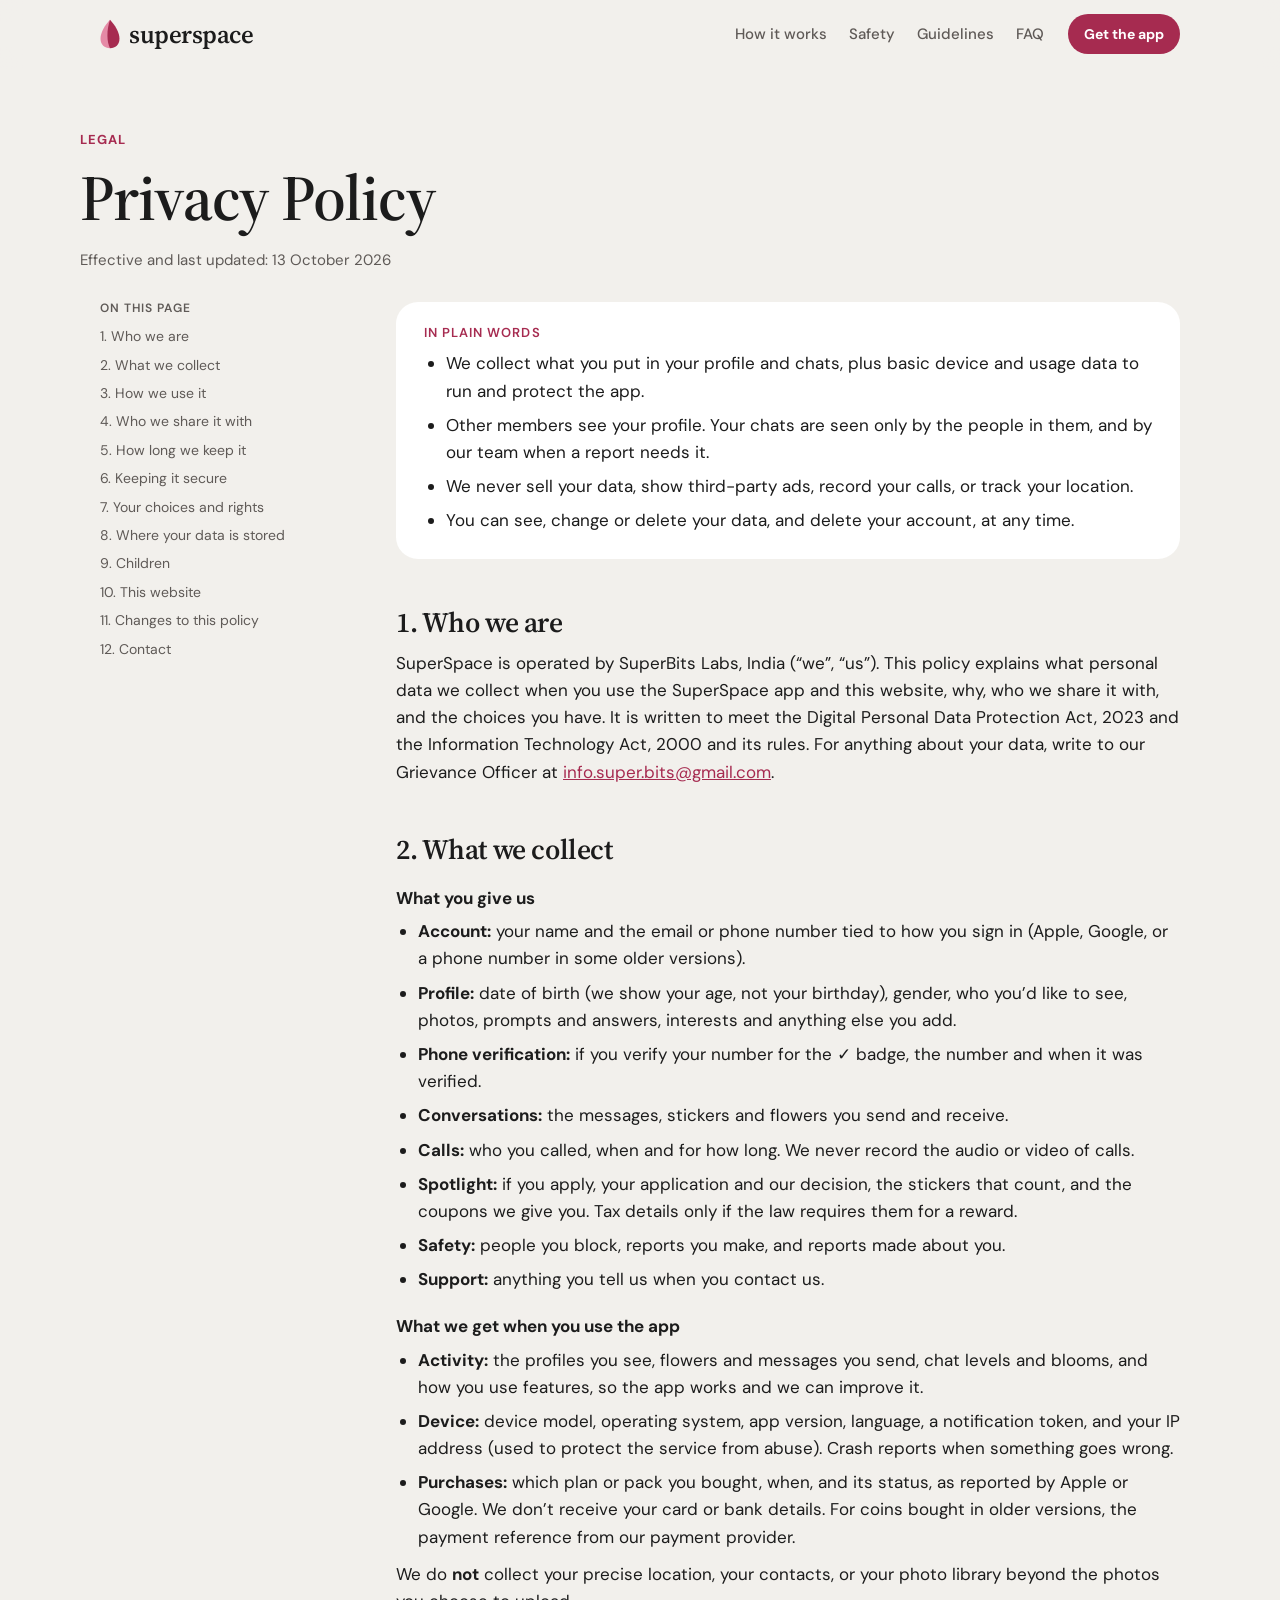
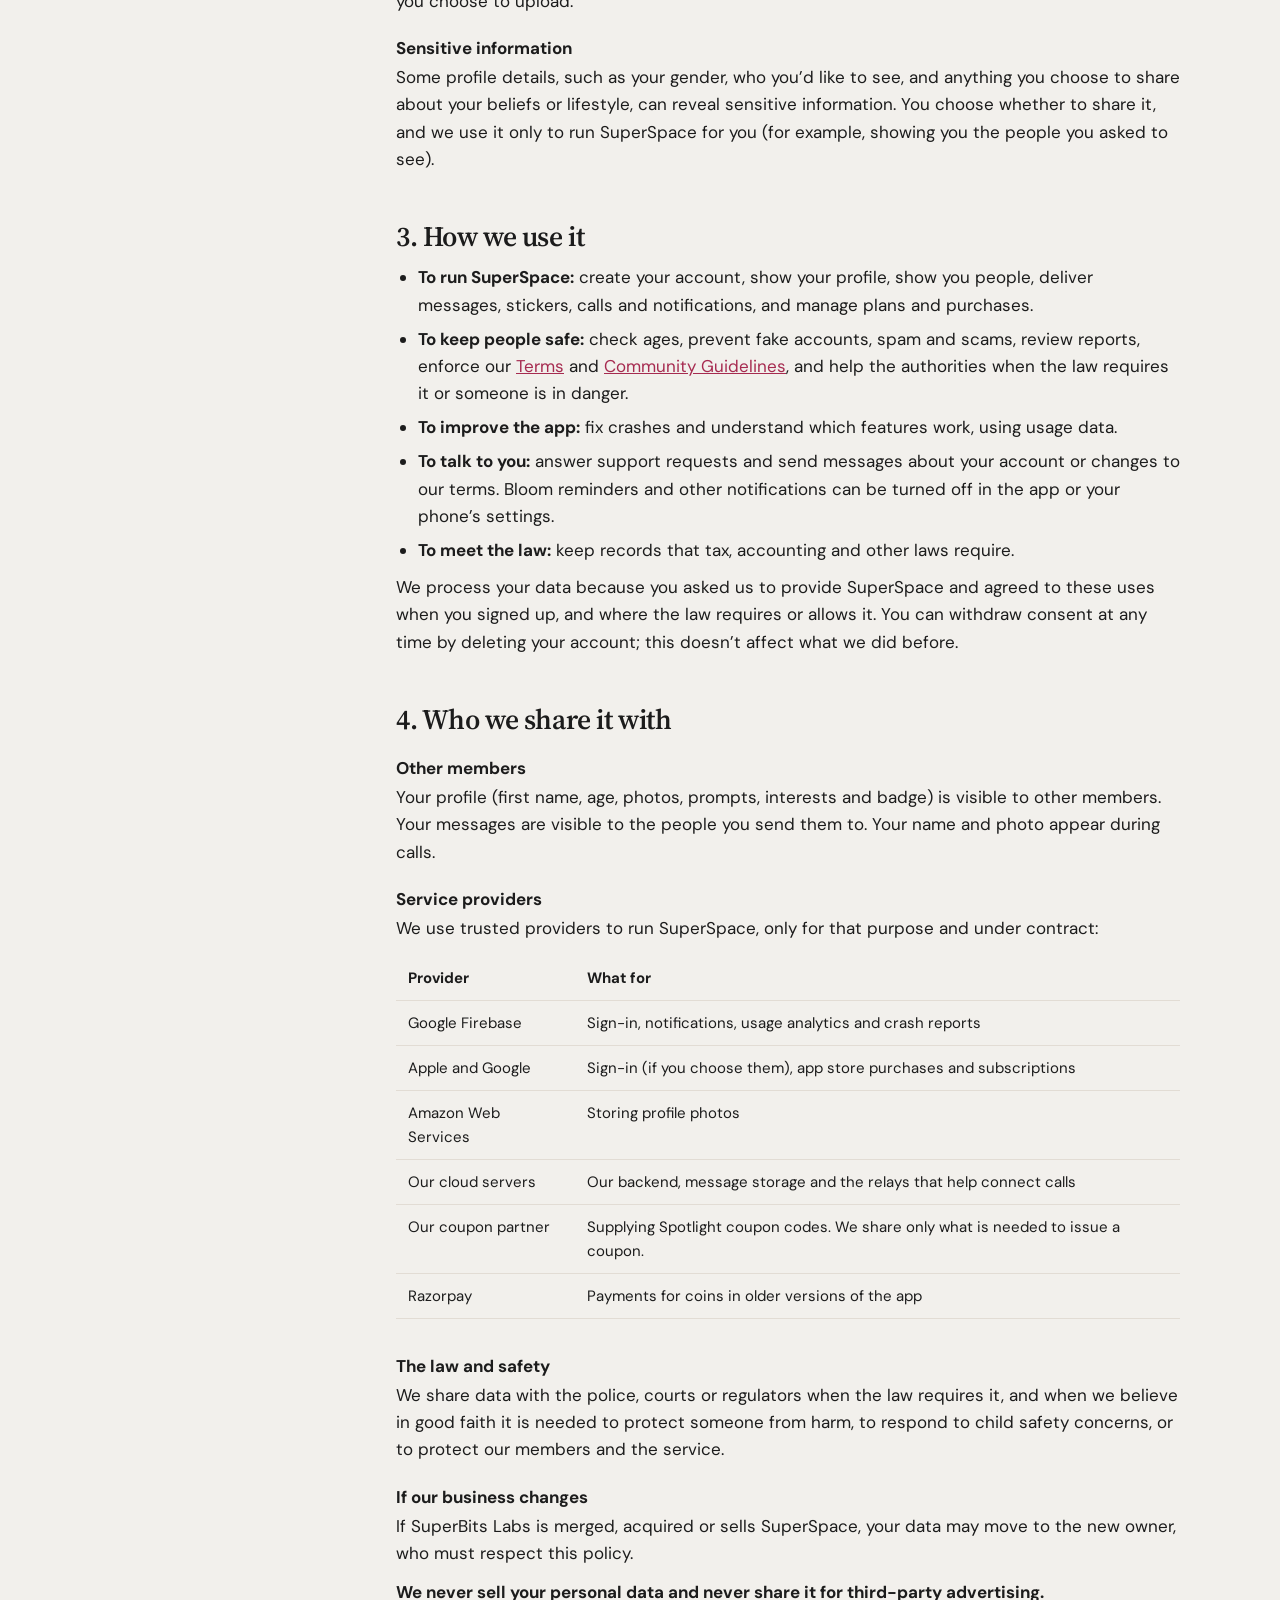
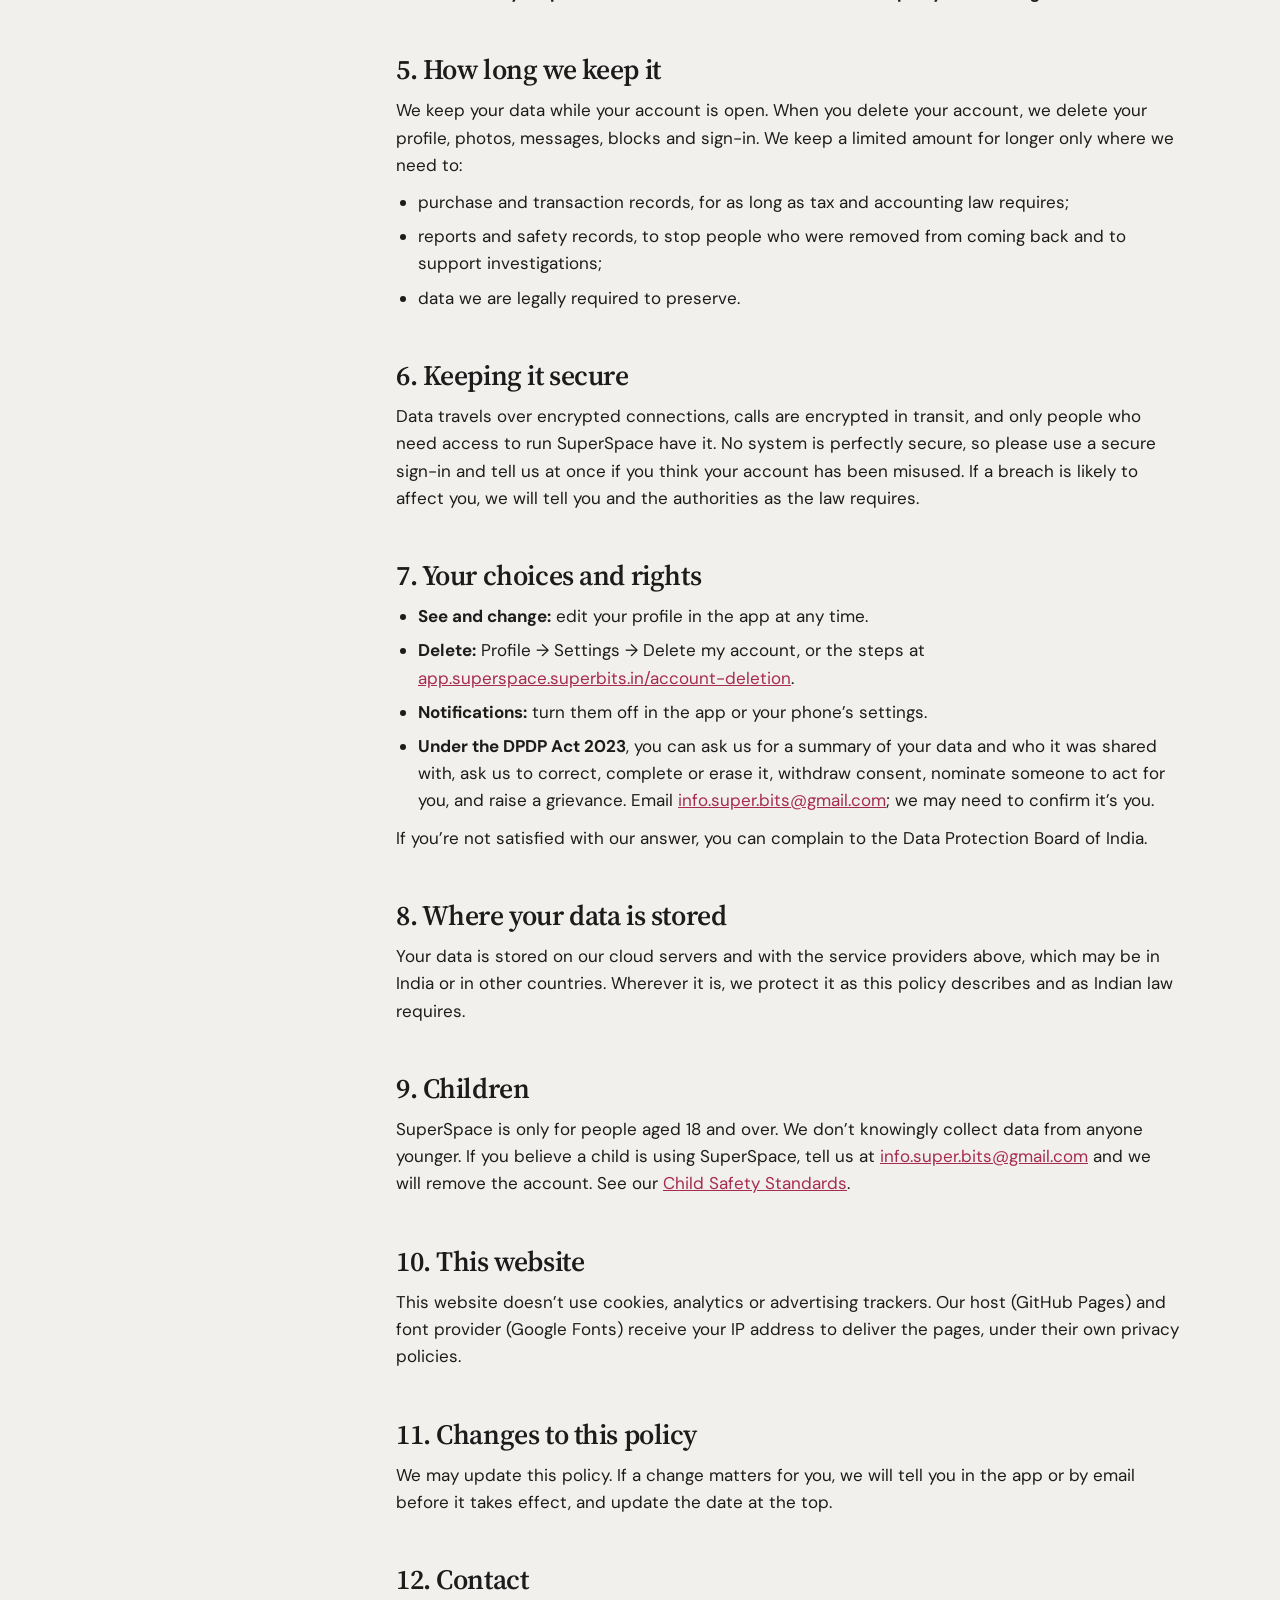
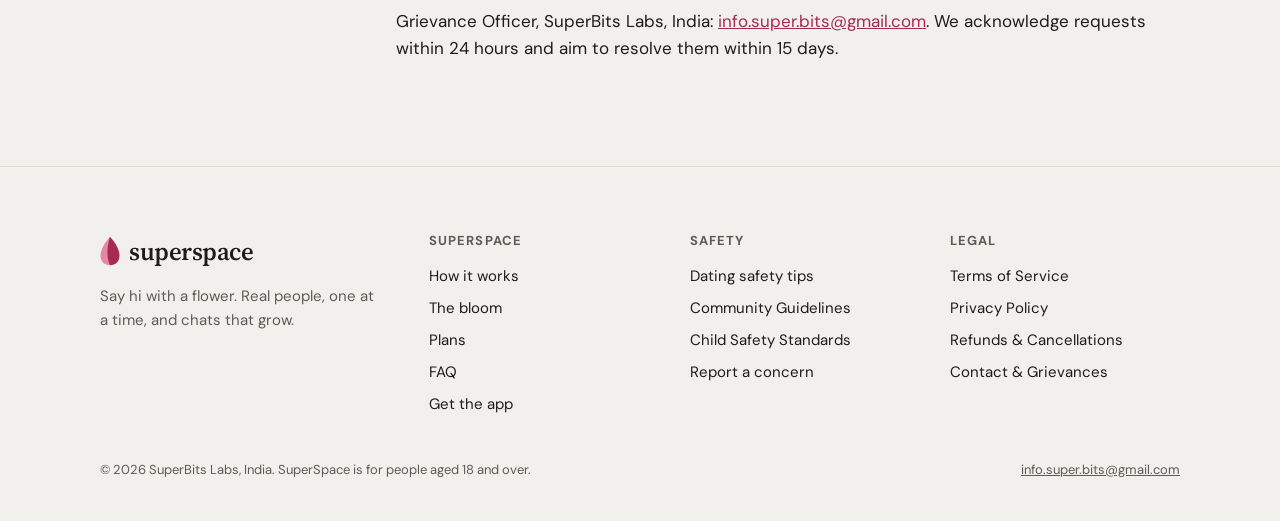
<file: privacy-policy.html>
<!doctype html>
<html lang="en-IN">
<head>
<meta charset="utf-8">
<meta name="viewport" content="width=device-width, initial-scale=1">
<title>Privacy Policy — SuperSpace</title>
<meta name="description" content="What data SuperSpace collects, why, who sees it, and the choices you have.">
<link rel="canonical" href="https://superspace.superbits.in/privacy-policy">
<meta property="og:type" content="website">
<meta property="og:site_name" content="SuperSpace">
<meta property="og:title" content="Privacy Policy — SuperSpace">
<meta property="og:description" content="What data SuperSpace collects, why, who sees it, and the choices you have.">
<meta property="og:url" content="https://superspace.superbits.in/privacy-policy">
<meta property="og:image" content="https://superspace.superbits.in/assets/og.png">
<meta name="twitter:card" content="summary_large_image">
<meta name="theme-color" content="#F2F0EC" media="(prefers-color-scheme: light)">
<meta name="theme-color" content="#171213" media="(prefers-color-scheme: dark)">
<link rel="icon" href="/assets/logo.png">
<link rel="apple-touch-icon" href="/assets/apple-touch-icon.png">
<link rel="preconnect" href="https://fonts.googleapis.com">
<link rel="preconnect" href="https://fonts.gstatic.com" crossorigin>
<link rel="stylesheet" href="https://fonts.googleapis.com/css2?family=DM+Sans:opsz,wght@9..40,400;9..40,500;9..40,700;9..40,800&family=Source+Serif+4:ital,opsz,wght@0,8..60,600;1,8..60,600&display=swap">
<link rel="stylesheet" href="/assets/site.css">
</head>
<body>
<a class="skip" href="#main">Skip to content</a>
<header class="top" id="top">
  <div class="wrap">
    <a class="brand" href="/" aria-label="SuperSpace home"><svg viewBox="42 22 76 112" aria-hidden="true"><path d="M80 24 C60 46 44 72 44 96 C44 118 59 132 80 132 C92 110 94 66 80 24 Z" fill="#E58AA6"/><path d="M80 24 C100 46 116 72 116 96 C116 118 101 132 80 132 C68 110 66 66 80 24 Z" fill="var(--rose)"/></svg>superspace</a>
    <nav class="nav" aria-label="Main"><a href="/#how">How it works</a><a href="/safety-tips">Safety</a><a href="/community-guidelines">Guidelines</a><a href="/#faq">FAQ</a></nav>
    <a class="btn small" href="/#get-app">Get the app</a>
  </div>
</header>
<main id="main">
  <div class="wrap doc-head">
    <span class="eyebrow">Legal</span>
    <h1>Privacy Policy</h1>
    <p class="updated">Effective and last updated: 13 October 2026</p>
  </div>
  <div class="wrap doc">
    <nav class="toc" aria-label="On this page"><h2>On this page</h2><ol><li><a href="#who">1. Who we are</a></li><li><a href="#collect">2. What we collect</a></li><li><a href="#use">3. How we use it</a></li><li><a href="#share">4. Who we share it with</a></li><li><a href="#keep">5. How long we keep it</a></li><li><a href="#security">6. Keeping it secure</a></li><li><a href="#rights">7. Your choices and rights</a></li><li><a href="#where">8. Where your data is stored</a></li><li><a href="#children">9. Children</a></li><li><a href="#website">10. This website</a></li><li><a href="#changes">11. Changes to this policy</a></li><li><a href="#contact">12. Contact</a></li></ol></nav>
    <article class="prose"><section class="plain" aria-label="In plain words"><h2>In plain words</h2><ul>
<li>We collect what you put in your profile and chats, plus basic device and usage data to run and protect the app.</li>
<li>Other members see your profile. Your chats are seen only by the people in them, and by our team when a report needs it.</li>
<li>We never sell your data, show third-party ads, record your calls, or track your location.</li>
<li>You can see, change or delete your data, and delete your account, at any time.</li>
</ul></section>
<h2 id="who">1. Who we are</h2>
<p>SuperSpace is operated by SuperBits Labs, India (“we”, “us”). This policy explains what personal data we collect when you use the SuperSpace app and this website, why, who we share it with, and the choices you have. It is written to meet the Digital Personal Data Protection Act, 2023 and the Information Technology Act, 2000 and its rules. For anything about your data, write to our Grievance Officer at <a href="mailto:info.super.bits@gmail.com">info.super.bits@gmail.com</a>.</p>

<h2 id="collect">2. What we collect</h2>
<h3>What you give us</h3>
<ul>
  <li><strong>Account:</strong> your name and the email or phone number tied to how you sign in (Apple, Google, or a phone number in some older versions).</li>
  <li><strong>Profile:</strong> date of birth (we show your age, not your birthday), gender, who you’d like to see, photos, prompts and answers, interests and anything else you add.</li>
  <li><strong>Phone verification:</strong> if you verify your number for the ✓ badge, the number and when it was verified.</li>
  <li><strong>Conversations:</strong> the messages, stickers and flowers you send and receive.</li>
  <li><strong>Calls:</strong> who you called, when and for how long. We never record the audio or video of calls.</li>
  <li><strong>Spotlight:</strong> if you apply, your application and our decision, the stickers that count, and the coupons we give you. Tax details only if the law requires them for a reward.</li>
  <li><strong>Safety:</strong> people you block, reports you make, and reports made about you.</li>
  <li><strong>Support:</strong> anything you tell us when you contact us.</li>
</ul>
<h3>What we get when you use the app</h3>
<ul>
  <li><strong>Activity:</strong> the profiles you see, flowers and messages you send, chat levels and blooms, and how you use features, so the app works and we can improve it.</li>
  <li><strong>Device:</strong> device model, operating system, app version, language, a notification token, and your IP address (used to protect the service from abuse). Crash reports when something goes wrong.</li>
  <li><strong>Purchases:</strong> which plan or pack you bought, when, and its status, as reported by Apple or Google. We don’t receive your card or bank details. For coins bought in older versions, the payment reference from our payment provider.</li>
</ul>
<p>We do <strong>not</strong> collect your precise location, your contacts, or your photo library beyond the photos you choose to upload.</p>
<h3>Sensitive information</h3>
<p>Some profile details, such as your gender, who you’d like to see, and anything you choose to share about your beliefs or lifestyle, can reveal sensitive information. You choose whether to share it, and we use it only to run SuperSpace for you (for example, showing you the people you asked to see).</p>

<h2 id="use">3. How we use it</h2>
<ul>
  <li><strong>To run SuperSpace:</strong> create your account, show your profile, show you people, deliver messages, stickers, calls and notifications, and manage plans and purchases.</li>
  <li><strong>To keep people safe:</strong> check ages, prevent fake accounts, spam and scams, review reports, enforce our <a href="/terms">Terms</a> and <a href="/community-guidelines">Community Guidelines</a>, and help the authorities when the law requires it or someone is in danger.</li>
  <li><strong>To improve the app:</strong> fix crashes and understand which features work, using usage data.</li>
  <li><strong>To talk to you:</strong> answer support requests and send messages about your account or changes to our terms. Bloom reminders and other notifications can be turned off in the app or your phone’s settings.</li>
  <li><strong>To meet the law:</strong> keep records that tax, accounting and other laws require.</li>
</ul>
<p>We process your data because you asked us to provide SuperSpace and agreed to these uses when you signed up, and where the law requires or allows it. You can withdraw consent at any time by deleting your account; this doesn’t affect what we did before.</p>

<h2 id="share">4. Who we share it with</h2>
<h3>Other members</h3>
<p>Your profile (first name, age, photos, prompts, interests and badge) is visible to other members. Your messages are visible to the people you send them to. Your name and photo appear during calls.</p>
<h3>Service providers</h3>
<p>We use trusted providers to run SuperSpace, only for that purpose and under contract:</p>
<div class="tablewrap"><table class="table">
  <tr><th>Provider</th><th>What for</th></tr>
  <tr><td>Google Firebase</td><td>Sign-in, notifications, usage analytics and crash reports</td></tr>
  <tr><td>Apple and Google</td><td>Sign-in (if you choose them), app store purchases and subscriptions</td></tr>
  <tr><td>Amazon Web Services</td><td>Storing profile photos</td></tr>
  <tr><td>Our cloud servers</td><td>Our backend, message storage and the relays that help connect calls</td></tr>
  <tr><td>Our coupon partner</td><td>Supplying Spotlight coupon codes. We share only what is needed to issue a coupon.</td></tr>
  <tr><td>Razorpay</td><td>Payments for coins in older versions of the app</td></tr>
</table></div>
<h3>The law and safety</h3>
<p>We share data with the police, courts or regulators when the law requires it, and when we believe in good faith it is needed to protect someone from harm, to respond to child safety concerns, or to protect our members and the service.</p>
<h3>If our business changes</h3>
<p>If SuperBits Labs is merged, acquired or sells SuperSpace, your data may move to the new owner, who must respect this policy.</p>
<p><strong>We never sell your personal data and never share it for third-party advertising.</strong></p>

<h2 id="keep">5. How long we keep it</h2>
<p>We keep your data while your account is open. When you delete your account, we delete your profile, photos, messages, blocks and sign-in. We keep a limited amount for longer only where we need to:</p>
<ul>
  <li>purchase and transaction records, for as long as tax and accounting law requires;</li>
  <li>reports and safety records, to stop people who were removed from coming back and to support investigations;</li>
  <li>data we are legally required to preserve.</li>
</ul>

<h2 id="security">6. Keeping it secure</h2>
<p>Data travels over encrypted connections, calls are encrypted in transit, and only people who need access to run SuperSpace have it. No system is perfectly secure, so please use a secure sign-in and tell us at once if you think your account has been misused. If a breach is likely to affect you, we will tell you and the authorities as the law requires.</p>

<h2 id="rights">7. Your choices and rights</h2>
<ul>
  <li><strong>See and change:</strong> edit your profile in the app at any time.</li>
  <li><strong>Delete:</strong> Profile → Settings → Delete my account, or the steps at <a href="https://app.superspace.superbits.in/account-deletion">app.superspace.superbits.in/account-deletion</a>.</li>
  <li><strong>Notifications:</strong> turn them off in the app or your phone’s settings.</li>
  <li><strong>Under the DPDP Act 2023</strong>, you can ask us for a summary of your data and who it was shared with, ask us to correct, complete or erase it, withdraw consent, nominate someone to act for you, and raise a grievance. Email <a href="mailto:info.super.bits@gmail.com">info.super.bits@gmail.com</a>; we may need to confirm it’s you.</li>
</ul>
<p>If you’re not satisfied with our answer, you can complain to the Data Protection Board of India.</p>

<h2 id="where">8. Where your data is stored</h2>
<p>Your data is stored on our cloud servers and with the service providers above, which may be in India or in other countries. Wherever it is, we protect it as this policy describes and as Indian law requires.</p>

<h2 id="children">9. Children</h2>
<p>SuperSpace is only for people aged 18 and over. We don’t knowingly collect data from anyone younger. If you believe a child is using SuperSpace, tell us at <a href="mailto:info.super.bits@gmail.com">info.super.bits@gmail.com</a> and we will remove the account. See our <a href="/safety-standards">Child Safety Standards</a>.</p>

<h2 id="website">10. This website</h2>
<p>This website doesn’t use cookies, analytics or advertising trackers. Our host (GitHub Pages) and font provider (Google Fonts) receive your IP address to deliver the pages, under their own privacy policies.</p>

<h2 id="changes">11. Changes to this policy</h2>
<p>We may update this policy. If a change matters for you, we will tell you in the app or by email before it takes effect, and update the date at the top.</p>

<h2 id="contact">12. Contact</h2>
<p>Grievance Officer, SuperBits Labs, India: <a href="mailto:info.super.bits@gmail.com">info.super.bits@gmail.com</a>. We acknowledge requests within 24 hours and aim to resolve them within 15 days.</p>
</article>
  </div>
</main>
<footer class="foot">
  <div class="wrap">
    <div class="cols">
      <div>
        <a class="brand" href="/"><svg viewBox="42 22 76 112" aria-hidden="true"><path d="M80 24 C60 46 44 72 44 96 C44 118 59 132 80 132 C92 110 94 66 80 24 Z" fill="#E58AA6"/><path d="M80 24 C100 46 116 72 116 96 C116 118 101 132 80 132 C68 110 66 66 80 24 Z" fill="var(--rose)"/></svg>superspace</a>
        <p class="tag">Say hi with a flower. Real people, one at a time, and chats that grow.</p>
      </div>
      <div>
        <h4>SuperSpace</h4>
        <ul>
          <li><a href="/#how">How it works</a></li>
          <li><a href="/#bloom">The bloom</a></li>
          <li><a href="/#pricing">Plans</a></li>
          <li><a href="/#faq">FAQ</a></li>
          <li><a href="/#get-app">Get the app</a></li>
        </ul>
      </div>
      <div>
        <h4>Safety</h4>
        <ul>
          <li><a href="/safety-tips">Dating safety tips</a></li>
          <li><a href="/community-guidelines">Community Guidelines</a></li>
          <li><a href="/safety-standards">Child Safety Standards</a></li>
          <li><a href="/contact">Report a concern</a></li>
        </ul>
      </div>
      <div>
        <h4>Legal</h4>
        <ul>
          <li><a href="/terms">Terms of Service</a></li>
          <li><a href="/privacy-policy">Privacy Policy</a></li>
          <li><a href="/refund-policy">Refunds &amp; Cancellations</a></li>
          <li><a href="/contact">Contact &amp; Grievances</a></li>
        </ul>
      </div>
    </div>
    <div class="fine">
      <span>© 2026 SuperBits Labs, India. SuperSpace is for people aged 18 and over.</span>
      <a href="mailto:info.super.bits@gmail.com">info.super.bits@gmail.com</a>
    </div>
  </div>
</footer>
<script>
  // Hairline under the header once the page scrolls.
  (function () {
    var top = document.getElementById('top');
    function onScroll() { top.classList.toggle('scrolled', window.scrollY > 8); }
    window.addEventListener('scroll', onScroll, { passive: true }); onScroll();
  })();
</script>
</body>
</html>
</file>
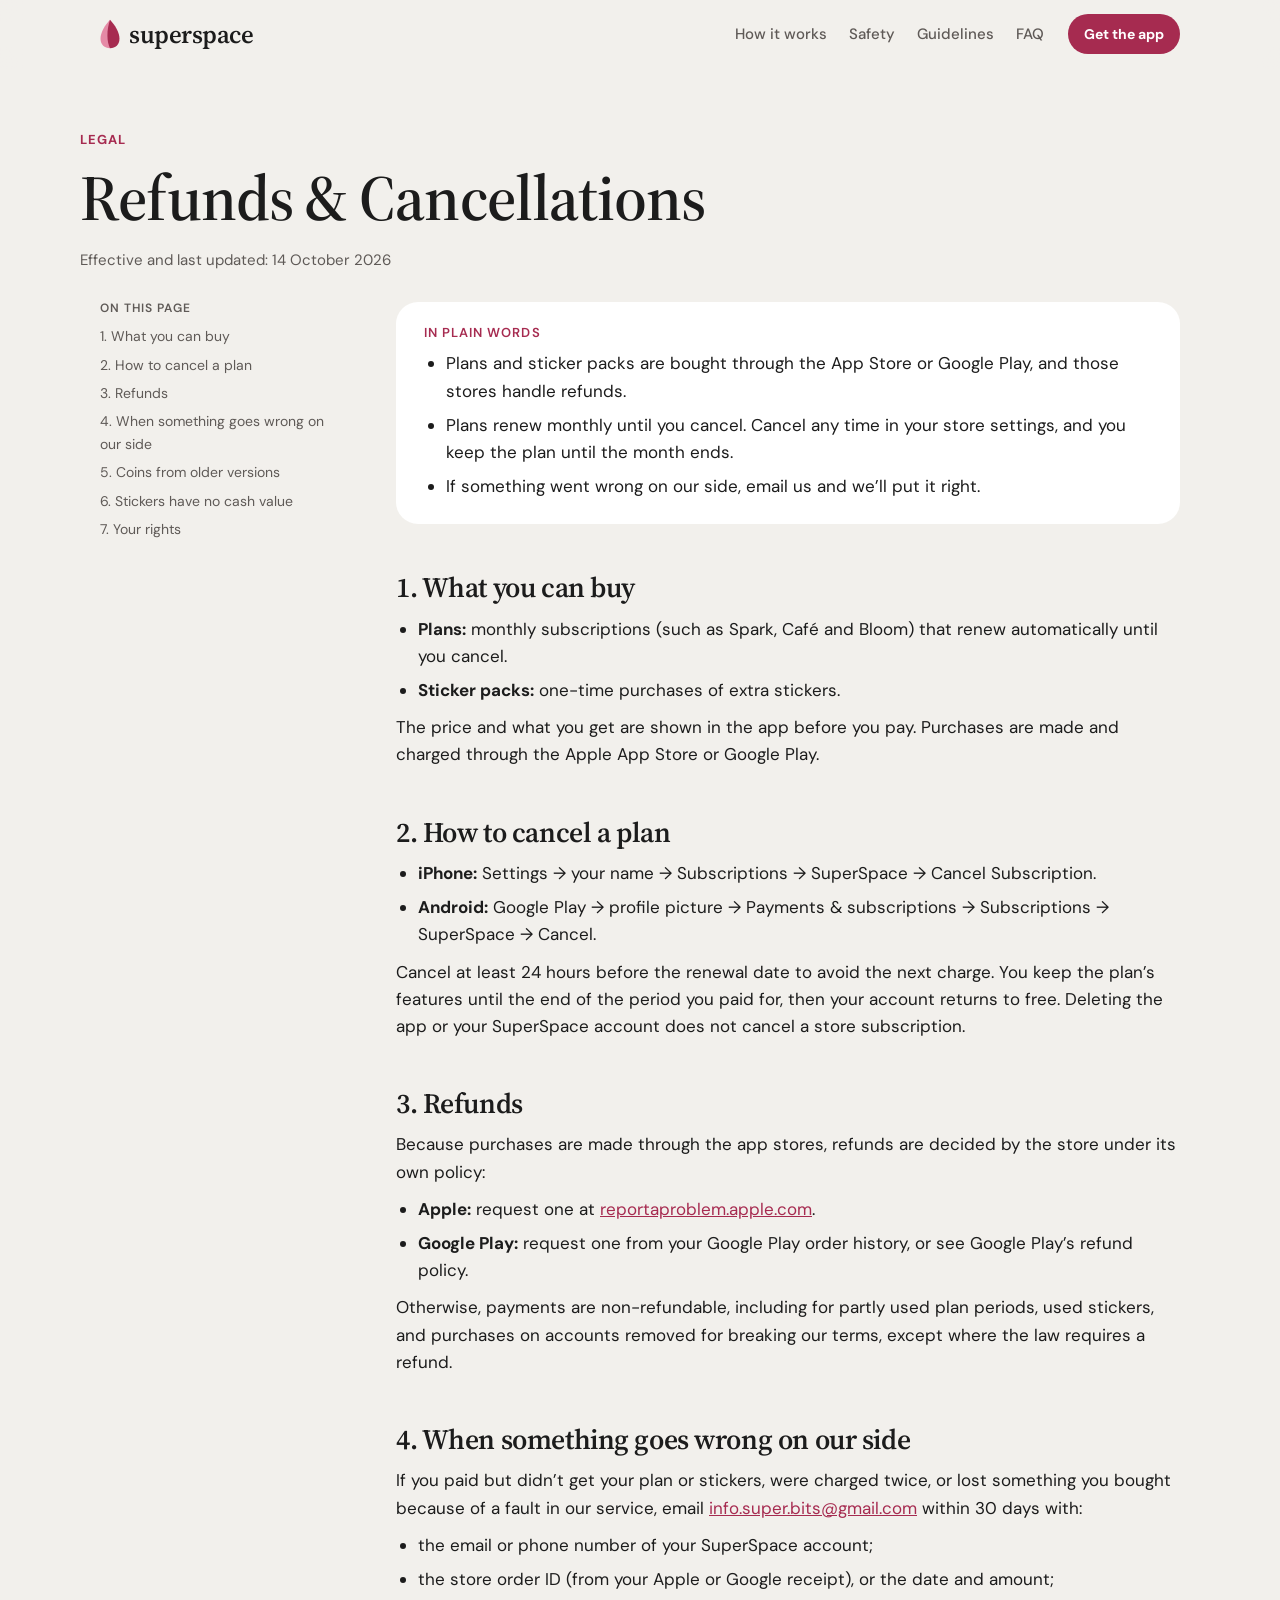
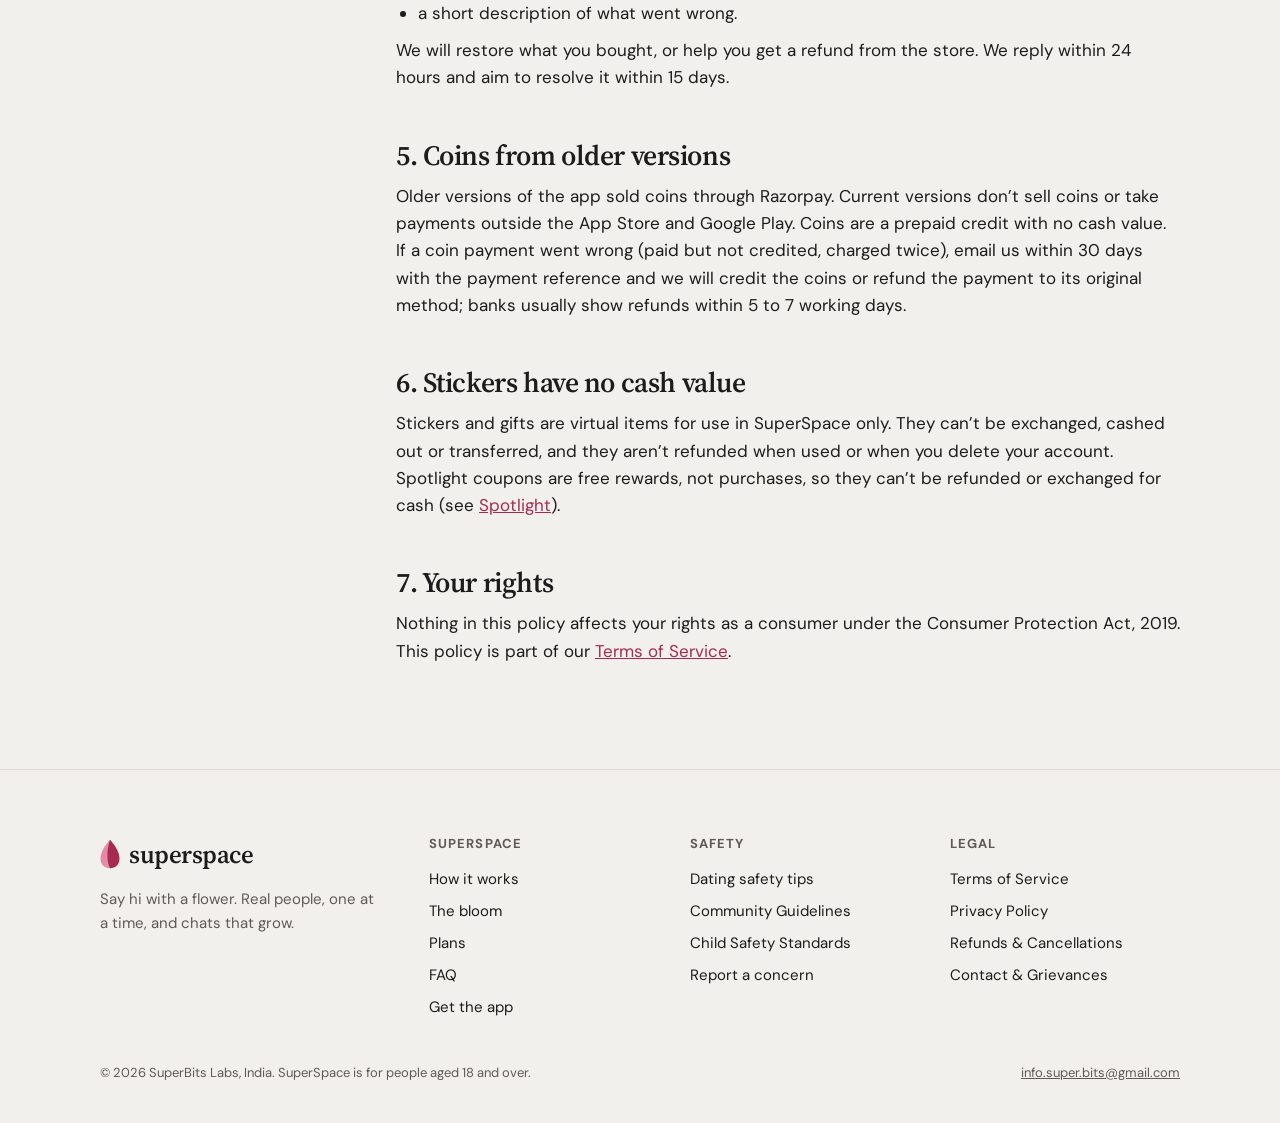
<file: refund-policy.html>
<!doctype html>
<html lang="en-IN">
<head>
<meta charset="utf-8">
<meta name="viewport" content="width=device-width, initial-scale=1">
<title>Refunds & Cancellations — SuperSpace</title>
<meta name="description" content="How SuperSpace plans renew, how to cancel, and how refunds work.">
<link rel="canonical" href="https://superspace.superbits.in/refund-policy">
<meta property="og:type" content="website">
<meta property="og:site_name" content="SuperSpace">
<meta property="og:title" content="Refunds & Cancellations — SuperSpace">
<meta property="og:description" content="How SuperSpace plans renew, how to cancel, and how refunds work.">
<meta property="og:url" content="https://superspace.superbits.in/refund-policy">
<meta property="og:image" content="https://superspace.superbits.in/assets/og.png">
<meta name="twitter:card" content="summary_large_image">
<meta name="theme-color" content="#F2F0EC" media="(prefers-color-scheme: light)">
<meta name="theme-color" content="#171213" media="(prefers-color-scheme: dark)">
<link rel="icon" href="/assets/logo.png">
<link rel="apple-touch-icon" href="/assets/apple-touch-icon.png">
<link rel="preconnect" href="https://fonts.googleapis.com">
<link rel="preconnect" href="https://fonts.gstatic.com" crossorigin>
<link rel="stylesheet" href="https://fonts.googleapis.com/css2?family=DM+Sans:opsz,wght@9..40,400;9..40,500;9..40,700;9..40,800&family=Source+Serif+4:ital,opsz,wght@0,8..60,600;1,8..60,600&display=swap">
<link rel="stylesheet" href="/assets/site.css">
</head>
<body>
<a class="skip" href="#main">Skip to content</a>
<header class="top" id="top">
  <div class="wrap">
    <a class="brand" href="/" aria-label="SuperSpace home"><svg viewBox="42 22 76 112" aria-hidden="true"><path d="M80 24 C60 46 44 72 44 96 C44 118 59 132 80 132 C92 110 94 66 80 24 Z" fill="#E58AA6"/><path d="M80 24 C100 46 116 72 116 96 C116 118 101 132 80 132 C68 110 66 66 80 24 Z" fill="var(--rose)"/></svg>superspace</a>
    <nav class="nav" aria-label="Main"><a href="/#how">How it works</a><a href="/safety-tips">Safety</a><a href="/community-guidelines">Guidelines</a><a href="/#faq">FAQ</a></nav>
    <a class="btn small" href="/#get-app">Get the app</a>
  </div>
</header>
<main id="main">
  <div class="wrap doc-head">
    <span class="eyebrow">Legal</span>
    <h1>Refunds &amp; Cancellations</h1>
    <p class="updated">Effective and last updated: 14 October 2026</p>
  </div>
  <div class="wrap doc">
    <nav class="toc" aria-label="On this page"><h2>On this page</h2><ol><li><a href="#buy">1. What you can buy</a></li><li><a href="#cancel">2. How to cancel a plan</a></li><li><a href="#refunds">3. Refunds</a></li><li><a href="#fix">4. When something goes wrong on our side</a></li><li><a href="#coins">5. Coins from older versions</a></li><li><a href="#stickers">6. Stickers have no cash value</a></li><li><a href="#law">7. Your rights</a></li></ol></nav>
    <article class="prose"><section class="plain" aria-label="In plain words"><h2>In plain words</h2><ul>
<li>Plans and sticker packs are bought through the App Store or Google Play, and those stores handle refunds.</li>
<li>Plans renew monthly until you cancel. Cancel any time in your store settings, and you keep the plan until the month ends.</li>
<li>If something went wrong on our side, email us and we’ll put it right.</li>
</ul></section>
<h2 id="buy">1. What you can buy</h2>
<ul>
  <li><strong>Plans:</strong> monthly subscriptions (such as Spark, Café and Bloom) that renew automatically until you cancel.</li>
  <li><strong>Sticker packs:</strong> one-time purchases of extra stickers.</li>
</ul>
<p>The price and what you get are shown in the app before you pay. Purchases are made and charged through the Apple App Store or Google Play.</p>

<h2 id="cancel">2. How to cancel a plan</h2>
<ul>
  <li><strong>iPhone:</strong> Settings → your name → Subscriptions → SuperSpace → Cancel Subscription.</li>
  <li><strong>Android:</strong> Google Play → profile picture → Payments &amp; subscriptions → Subscriptions → SuperSpace → Cancel.</li>
</ul>
<p>Cancel at least 24 hours before the renewal date to avoid the next charge. You keep the plan’s features until the end of the period you paid for, then your account returns to free. Deleting the app or your SuperSpace account does not cancel a store subscription.</p>

<h2 id="refunds">3. Refunds</h2>
<p>Because purchases are made through the app stores, refunds are decided by the store under its own policy:</p>
<ul>
  <li><strong>Apple:</strong> request one at <a href="https://reportaproblem.apple.com">reportaproblem.apple.com</a>.</li>
  <li><strong>Google Play:</strong> request one from your Google Play order history, or see Google Play’s refund policy.</li>
</ul>
<p>Otherwise, payments are non-refundable, including for partly used plan periods, used stickers, and purchases on accounts removed for breaking our terms, except where the law requires a refund.</p>

<h2 id="fix">4. When something goes wrong on our side</h2>
<p>If you paid but didn’t get your plan or stickers, were charged twice, or lost something you bought because of a fault in our service, email <a href="mailto:info.super.bits@gmail.com">info.super.bits@gmail.com</a> within 30 days with:</p>
<ul>
  <li>the email or phone number of your SuperSpace account;</li>
  <li>the store order ID (from your Apple or Google receipt), or the date and amount;</li>
  <li>a short description of what went wrong.</li>
</ul>
<p>We will restore what you bought, or help you get a refund from the store. We reply within 24 hours and aim to resolve it within 15 days.</p>

<h2 id="coins">5. Coins from older versions</h2>
<p>Older versions of the app sold coins through Razorpay. Current versions don’t sell coins or take payments outside the App Store and Google Play. Coins are a prepaid credit with no cash value. If a coin payment went wrong (paid but not credited, charged twice), email us within 30 days with the payment reference and we will credit the coins or refund the payment to its original method; banks usually show refunds within 5 to 7 working days.</p>

<h2 id="stickers">6. Stickers have no cash value</h2>
<p>Stickers and gifts are virtual items for use in SuperSpace only. They can’t be exchanged, cashed out or transferred, and they aren’t refunded when used or when you delete your account. Spotlight coupons are free rewards, not purchases, so they can’t be refunded or exchanged for cash (see <a href="/terms#t-spotlight">Spotlight</a>).</p>

<h2 id="law">7. Your rights</h2>
<p>Nothing in this policy affects your rights as a consumer under the Consumer Protection Act, 2019. This policy is part of our <a href="/terms">Terms of Service</a>.</p>
</article>
  </div>
</main>
<footer class="foot">
  <div class="wrap">
    <div class="cols">
      <div>
        <a class="brand" href="/"><svg viewBox="42 22 76 112" aria-hidden="true"><path d="M80 24 C60 46 44 72 44 96 C44 118 59 132 80 132 C92 110 94 66 80 24 Z" fill="#E58AA6"/><path d="M80 24 C100 46 116 72 116 96 C116 118 101 132 80 132 C68 110 66 66 80 24 Z" fill="var(--rose)"/></svg>superspace</a>
        <p class="tag">Say hi with a flower. Real people, one at a time, and chats that grow.</p>
      </div>
      <div>
        <h4>SuperSpace</h4>
        <ul>
          <li><a href="/#how">How it works</a></li>
          <li><a href="/#bloom">The bloom</a></li>
          <li><a href="/#pricing">Plans</a></li>
          <li><a href="/#faq">FAQ</a></li>
          <li><a href="/#get-app">Get the app</a></li>
        </ul>
      </div>
      <div>
        <h4>Safety</h4>
        <ul>
          <li><a href="/safety-tips">Dating safety tips</a></li>
          <li><a href="/community-guidelines">Community Guidelines</a></li>
          <li><a href="/safety-standards">Child Safety Standards</a></li>
          <li><a href="/contact">Report a concern</a></li>
        </ul>
      </div>
      <div>
        <h4>Legal</h4>
        <ul>
          <li><a href="/terms">Terms of Service</a></li>
          <li><a href="/privacy-policy">Privacy Policy</a></li>
          <li><a href="/refund-policy">Refunds &amp; Cancellations</a></li>
          <li><a href="/contact">Contact &amp; Grievances</a></li>
        </ul>
      </div>
    </div>
    <div class="fine">
      <span>© 2026 SuperBits Labs, India. SuperSpace is for people aged 18 and over.</span>
      <a href="mailto:info.super.bits@gmail.com">info.super.bits@gmail.com</a>
    </div>
  </div>
</footer>
<script>
  // Hairline under the header once the page scrolls.
  (function () {
    var top = document.getElementById('top');
    function onScroll() { top.classList.toggle('scrolled', window.scrollY > 8); }
    window.addEventListener('scroll', onScroll, { passive: true }); onScroll();
  })();
</script>
</body>
</html>
</file>
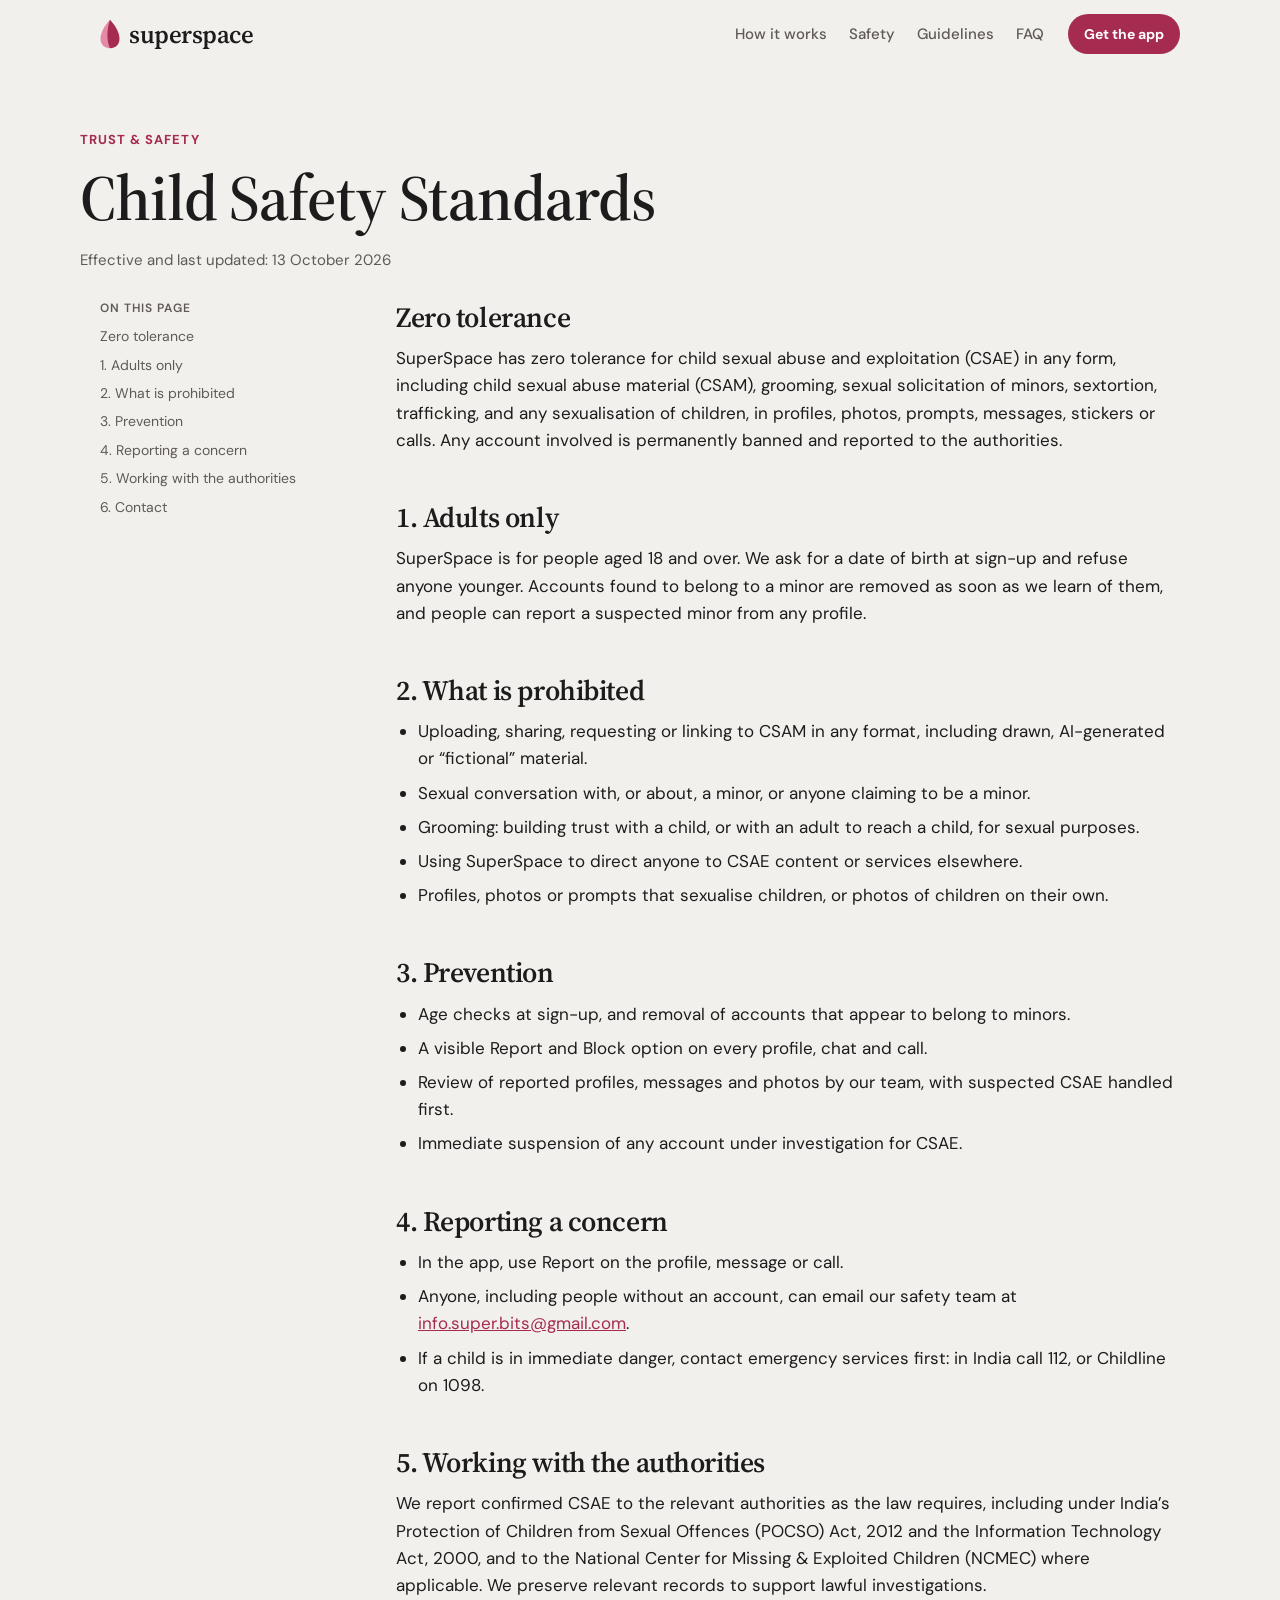
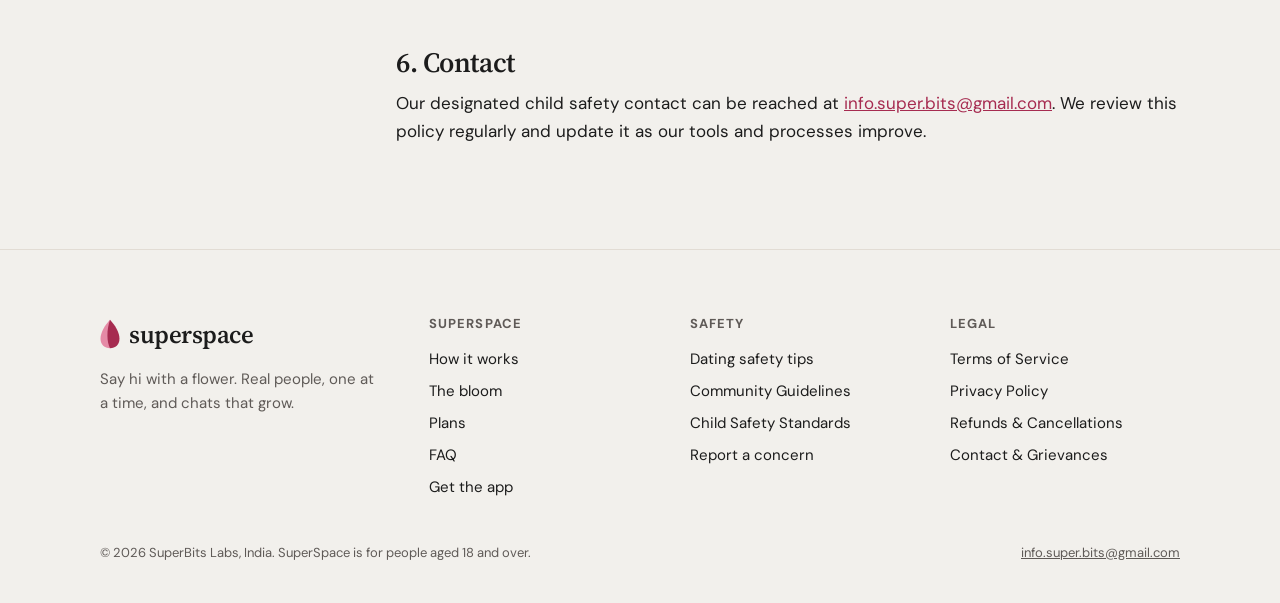
<file: safety-standards.html>
<!doctype html>
<html lang="en-IN">
<head>
<meta charset="utf-8">
<meta name="viewport" content="width=device-width, initial-scale=1">
<title>Child Safety Standards — SuperSpace</title>
<meta name="description" content="SuperSpace’s standards against child sexual abuse and exploitation (CSAE).">
<link rel="canonical" href="https://superspace.superbits.in/safety-standards">
<meta property="og:type" content="website">
<meta property="og:site_name" content="SuperSpace">
<meta property="og:title" content="Child Safety Standards — SuperSpace">
<meta property="og:description" content="SuperSpace’s standards against child sexual abuse and exploitation (CSAE).">
<meta property="og:url" content="https://superspace.superbits.in/safety-standards">
<meta property="og:image" content="https://superspace.superbits.in/assets/og.png">
<meta name="twitter:card" content="summary_large_image">
<meta name="theme-color" content="#F2F0EC" media="(prefers-color-scheme: light)">
<meta name="theme-color" content="#171213" media="(prefers-color-scheme: dark)">
<link rel="icon" href="/assets/logo.png">
<link rel="apple-touch-icon" href="/assets/apple-touch-icon.png">
<link rel="preconnect" href="https://fonts.googleapis.com">
<link rel="preconnect" href="https://fonts.gstatic.com" crossorigin>
<link rel="stylesheet" href="https://fonts.googleapis.com/css2?family=DM+Sans:opsz,wght@9..40,400;9..40,500;9..40,700;9..40,800&family=Source+Serif+4:ital,opsz,wght@0,8..60,600;1,8..60,600&display=swap">
<link rel="stylesheet" href="/assets/site.css">
</head>
<body>
<a class="skip" href="#main">Skip to content</a>
<header class="top" id="top">
  <div class="wrap">
    <a class="brand" href="/" aria-label="SuperSpace home"><svg viewBox="42 22 76 112" aria-hidden="true"><path d="M80 24 C60 46 44 72 44 96 C44 118 59 132 80 132 C92 110 94 66 80 24 Z" fill="#E58AA6"/><path d="M80 24 C100 46 116 72 116 96 C116 118 101 132 80 132 C68 110 66 66 80 24 Z" fill="var(--rose)"/></svg>superspace</a>
    <nav class="nav" aria-label="Main"><a href="/#how">How it works</a><a href="/safety-tips">Safety</a><a href="/community-guidelines">Guidelines</a><a href="/#faq">FAQ</a></nav>
    <a class="btn small" href="/#get-app">Get the app</a>
  </div>
</header>
<main id="main">
  <div class="wrap doc-head">
    <span class="eyebrow">Trust &amp; safety</span>
    <h1>Child Safety Standards</h1>
    <p class="updated">Effective and last updated: 13 October 2026</p>
  </div>
  <div class="wrap doc">
    <nav class="toc" aria-label="On this page"><h2>On this page</h2><ol><li><a href="#zero">Zero tolerance</a></li><li><a href="#age">1. Adults only</a></li><li><a href="#prohibited">2. What is prohibited</a></li><li><a href="#prevent">3. Prevention</a></li><li><a href="#report">4. Reporting a concern</a></li><li><a href="#law">5. Working with the authorities</a></li><li><a href="#contact">6. Contact</a></li></ol></nav>
    <article class="prose">
<h2 id="zero">Zero tolerance</h2>
<p>SuperSpace has zero tolerance for child sexual abuse and exploitation (CSAE) in any form, including child sexual abuse material (CSAM), grooming, sexual solicitation of minors, sextortion, trafficking, and any sexualisation of children, in profiles, photos, prompts, messages, stickers or calls. Any account involved is permanently banned and reported to the authorities.</p>

<h2 id="age">1. Adults only</h2>
<p>SuperSpace is for people aged 18 and over. We ask for a date of birth at sign-up and refuse anyone younger. Accounts found to belong to a minor are removed as soon as we learn of them, and people can report a suspected minor from any profile.</p>

<h2 id="prohibited">2. What is prohibited</h2>
<ul>
  <li>Uploading, sharing, requesting or linking to CSAM in any format, including drawn, AI-generated or “fictional” material.</li>
  <li>Sexual conversation with, or about, a minor, or anyone claiming to be a minor.</li>
  <li>Grooming: building trust with a child, or with an adult to reach a child, for sexual purposes.</li>
  <li>Using SuperSpace to direct anyone to CSAE content or services elsewhere.</li>
  <li>Profiles, photos or prompts that sexualise children, or photos of children on their own.</li>
</ul>

<h2 id="prevent">3. Prevention</h2>
<ul>
  <li>Age checks at sign-up, and removal of accounts that appear to belong to minors.</li>
  <li>A visible Report and Block option on every profile, chat and call.</li>
  <li>Review of reported profiles, messages and photos by our team, with suspected CSAE handled first.</li>
  <li>Immediate suspension of any account under investigation for CSAE.</li>
</ul>

<h2 id="report">4. Reporting a concern</h2>
<ul>
  <li>In the app, use Report on the profile, message or call.</li>
  <li>Anyone, including people without an account, can email our safety team at <a href="mailto:info.super.bits@gmail.com">info.super.bits@gmail.com</a>.</li>
  <li>If a child is in immediate danger, contact emergency services first: in India call 112, or Childline on 1098.</li>
</ul>

<h2 id="law">5. Working with the authorities</h2>
<p>We report confirmed CSAE to the relevant authorities as the law requires, including under India’s Protection of Children from Sexual Offences (POCSO) Act, 2012 and the Information Technology Act, 2000, and to the National Center for Missing &amp; Exploited Children (NCMEC) where applicable. We preserve relevant records to support lawful investigations.</p>

<h2 id="contact">6. Contact</h2>
<p>Our designated child safety contact can be reached at <a href="mailto:info.super.bits@gmail.com">info.super.bits@gmail.com</a>. We review this policy regularly and update it as our tools and processes improve.</p>
</article>
  </div>
</main>
<footer class="foot">
  <div class="wrap">
    <div class="cols">
      <div>
        <a class="brand" href="/"><svg viewBox="42 22 76 112" aria-hidden="true"><path d="M80 24 C60 46 44 72 44 96 C44 118 59 132 80 132 C92 110 94 66 80 24 Z" fill="#E58AA6"/><path d="M80 24 C100 46 116 72 116 96 C116 118 101 132 80 132 C68 110 66 66 80 24 Z" fill="var(--rose)"/></svg>superspace</a>
        <p class="tag">Say hi with a flower. Real people, one at a time, and chats that grow.</p>
      </div>
      <div>
        <h4>SuperSpace</h4>
        <ul>
          <li><a href="/#how">How it works</a></li>
          <li><a href="/#bloom">The bloom</a></li>
          <li><a href="/#pricing">Plans</a></li>
          <li><a href="/#faq">FAQ</a></li>
          <li><a href="/#get-app">Get the app</a></li>
        </ul>
      </div>
      <div>
        <h4>Safety</h4>
        <ul>
          <li><a href="/safety-tips">Dating safety tips</a></li>
          <li><a href="/community-guidelines">Community Guidelines</a></li>
          <li><a href="/safety-standards">Child Safety Standards</a></li>
          <li><a href="/contact">Report a concern</a></li>
        </ul>
      </div>
      <div>
        <h4>Legal</h4>
        <ul>
          <li><a href="/terms">Terms of Service</a></li>
          <li><a href="/privacy-policy">Privacy Policy</a></li>
          <li><a href="/refund-policy">Refunds &amp; Cancellations</a></li>
          <li><a href="/contact">Contact &amp; Grievances</a></li>
        </ul>
      </div>
    </div>
    <div class="fine">
      <span>© 2026 SuperBits Labs, India. SuperSpace is for people aged 18 and over.</span>
      <a href="mailto:info.super.bits@gmail.com">info.super.bits@gmail.com</a>
    </div>
  </div>
</footer>
<script>
  // Hairline under the header once the page scrolls.
  (function () {
    var top = document.getElementById('top');
    function onScroll() { top.classList.toggle('scrolled', window.scrollY > 8); }
    window.addEventListener('scroll', onScroll, { passive: true }); onScroll();
  })();
</script>
</body>
</html>
</file>
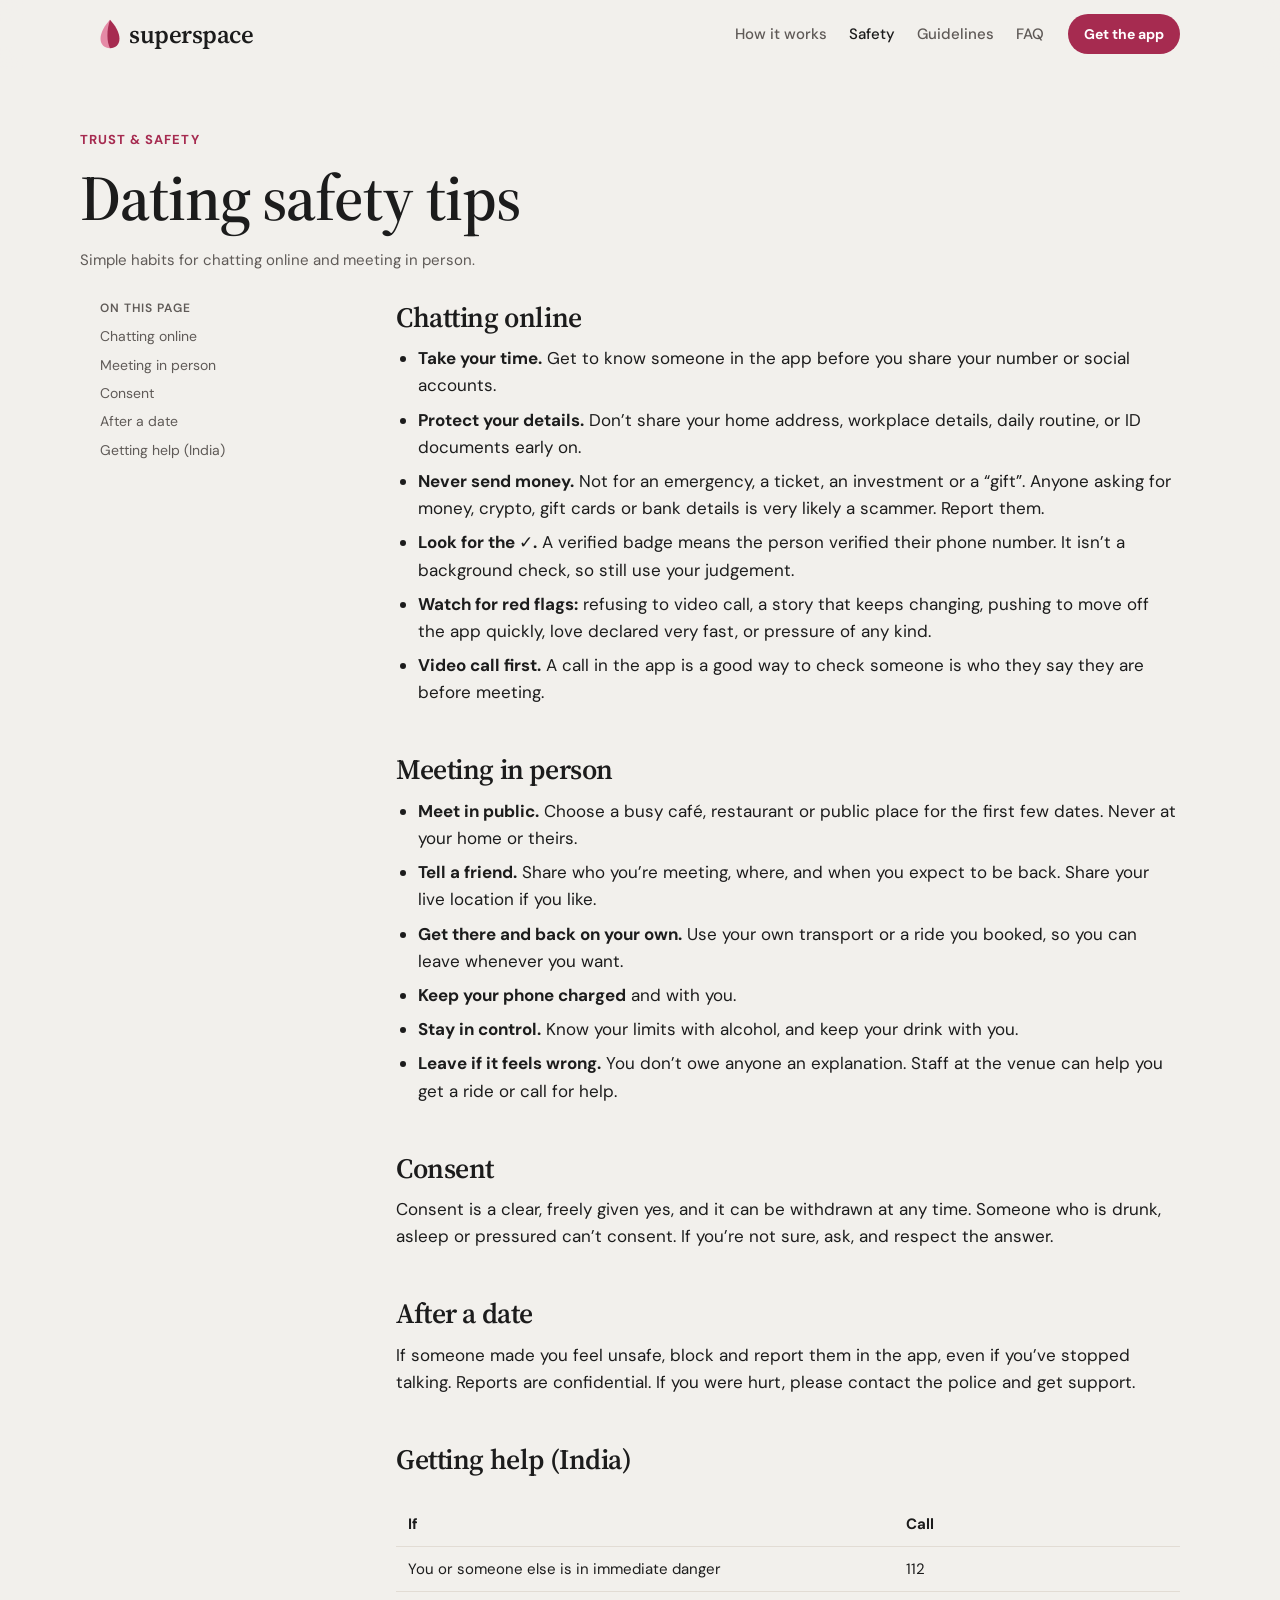
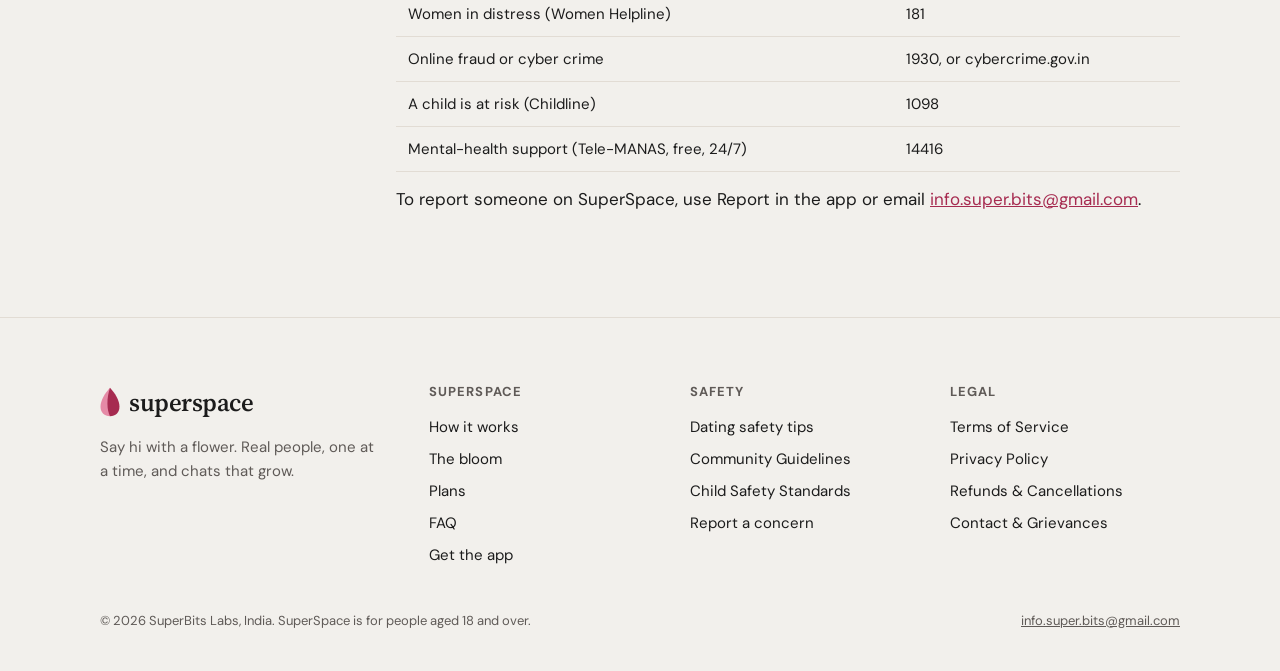
<file: safety-tips.html>
<!doctype html>
<html lang="en-IN">
<head>
<meta charset="utf-8">
<meta name="viewport" content="width=device-width, initial-scale=1">
<title>Dating Safety Tips — SuperSpace</title>
<meta name="description" content="How to stay safe while chatting and when you meet someone from SuperSpace.">
<link rel="canonical" href="https://superspace.superbits.in/safety-tips">
<meta property="og:type" content="website">
<meta property="og:site_name" content="SuperSpace">
<meta property="og:title" content="Dating Safety Tips — SuperSpace">
<meta property="og:description" content="How to stay safe while chatting and when you meet someone from SuperSpace.">
<meta property="og:url" content="https://superspace.superbits.in/safety-tips">
<meta property="og:image" content="https://superspace.superbits.in/assets/og.png">
<meta name="twitter:card" content="summary_large_image">
<meta name="theme-color" content="#F2F0EC" media="(prefers-color-scheme: light)">
<meta name="theme-color" content="#171213" media="(prefers-color-scheme: dark)">
<link rel="icon" href="/assets/logo.png">
<link rel="apple-touch-icon" href="/assets/apple-touch-icon.png">
<link rel="preconnect" href="https://fonts.googleapis.com">
<link rel="preconnect" href="https://fonts.gstatic.com" crossorigin>
<link rel="stylesheet" href="https://fonts.googleapis.com/css2?family=DM+Sans:opsz,wght@9..40,400;9..40,500;9..40,700;9..40,800&family=Source+Serif+4:ital,opsz,wght@0,8..60,600;1,8..60,600&display=swap">
<link rel="stylesheet" href="/assets/site.css">
</head>
<body>
<a class="skip" href="#main">Skip to content</a>
<header class="top" id="top">
  <div class="wrap">
    <a class="brand" href="/" aria-label="SuperSpace home"><svg viewBox="42 22 76 112" aria-hidden="true"><path d="M80 24 C60 46 44 72 44 96 C44 118 59 132 80 132 C92 110 94 66 80 24 Z" fill="#E58AA6"/><path d="M80 24 C100 46 116 72 116 96 C116 118 101 132 80 132 C68 110 66 66 80 24 Z" fill="var(--rose)"/></svg>superspace</a>
    <nav class="nav" aria-label="Main"><a href="/#how">How it works</a><a href="/safety-tips" aria-current="page">Safety</a><a href="/community-guidelines">Guidelines</a><a href="/#faq">FAQ</a></nav>
    <a class="btn small" href="/#get-app">Get the app</a>
  </div>
</header>
<main id="main">
  <div class="wrap doc-head">
    <span class="eyebrow">Trust &amp; safety</span>
    <h1>Dating safety tips</h1>
    <p class="updated">Simple habits for chatting online and meeting in person.</p>
  </div>
  <div class="wrap doc">
    <nav class="toc" aria-label="On this page"><h2>On this page</h2><ol><li><a href="#online">Chatting online</a></li><li><a href="#meeting">Meeting in person</a></li><li><a href="#consent">Consent</a></li><li><a href="#after">After a date</a></li><li><a href="#help">Getting help (India)</a></li></ol></nav>
    <article class="prose">
<h2 id="online">Chatting online</h2>
<ul>
  <li><strong>Take your time.</strong> Get to know someone in the app before you share your number or social accounts.</li>
  <li><strong>Protect your details.</strong> Don’t share your home address, workplace details, daily routine, or ID documents early on.</li>
  <li><strong>Never send money.</strong> Not for an emergency, a ticket, an investment or a “gift”. Anyone asking for money, crypto, gift cards or bank details is very likely a scammer. Report them.</li>
  <li><strong>Look for the ✓.</strong> A verified badge means the person verified their phone number. It isn’t a background check, so still use your judgement.</li>
  <li><strong>Watch for red flags:</strong> refusing to video call, a story that keeps changing, pushing to move off the app quickly, love declared very fast, or pressure of any kind.</li>
  <li><strong>Video call first.</strong> A call in the app is a good way to check someone is who they say they are before meeting.</li>
</ul>

<h2 id="meeting">Meeting in person</h2>
<ul>
  <li><strong>Meet in public.</strong> Choose a busy café, restaurant or public place for the first few dates. Never at your home or theirs.</li>
  <li><strong>Tell a friend.</strong> Share who you’re meeting, where, and when you expect to be back. Share your live location if you like.</li>
  <li><strong>Get there and back on your own.</strong> Use your own transport or a ride you booked, so you can leave whenever you want.</li>
  <li><strong>Keep your phone charged</strong> and with you.</li>
  <li><strong>Stay in control.</strong> Know your limits with alcohol, and keep your drink with you.</li>
  <li><strong>Leave if it feels wrong.</strong> You don’t owe anyone an explanation. Staff at the venue can help you get a ride or call for help.</li>
</ul>

<h2 id="consent">Consent</h2>
<p>Consent is a clear, freely given yes, and it can be withdrawn at any time. Someone who is drunk, asleep or pressured can’t consent. If you’re not sure, ask, and respect the answer.</p>

<h2 id="after">After a date</h2>
<p>If someone made you feel unsafe, block and report them in the app, even if you’ve stopped talking. Reports are confidential. If you were hurt, please contact the police and get support.</p>

<h2 id="help">Getting help (India)</h2>
<div class="tablewrap"><table class="table">
  <tr><th>If</th><th>Call</th></tr>
  <tr><td>You or someone else is in immediate danger</td><td>112</td></tr>
  <tr><td>Women in distress (Women Helpline)</td><td>181</td></tr>
  <tr><td>Online fraud or cyber crime</td><td>1930, or cybercrime.gov.in</td></tr>
  <tr><td>A child is at risk (Childline)</td><td>1098</td></tr>
  <tr><td>Mental-health support (Tele-MANAS, free, 24/7)</td><td>14416</td></tr>
</table></div>
<p>To report someone on SuperSpace, use Report in the app or email <a href="mailto:info.super.bits@gmail.com">info.super.bits@gmail.com</a>.</p>
</article>
  </div>
</main>
<footer class="foot">
  <div class="wrap">
    <div class="cols">
      <div>
        <a class="brand" href="/"><svg viewBox="42 22 76 112" aria-hidden="true"><path d="M80 24 C60 46 44 72 44 96 C44 118 59 132 80 132 C92 110 94 66 80 24 Z" fill="#E58AA6"/><path d="M80 24 C100 46 116 72 116 96 C116 118 101 132 80 132 C68 110 66 66 80 24 Z" fill="var(--rose)"/></svg>superspace</a>
        <p class="tag">Say hi with a flower. Real people, one at a time, and chats that grow.</p>
      </div>
      <div>
        <h4>SuperSpace</h4>
        <ul>
          <li><a href="/#how">How it works</a></li>
          <li><a href="/#bloom">The bloom</a></li>
          <li><a href="/#pricing">Plans</a></li>
          <li><a href="/#faq">FAQ</a></li>
          <li><a href="/#get-app">Get the app</a></li>
        </ul>
      </div>
      <div>
        <h4>Safety</h4>
        <ul>
          <li><a href="/safety-tips">Dating safety tips</a></li>
          <li><a href="/community-guidelines">Community Guidelines</a></li>
          <li><a href="/safety-standards">Child Safety Standards</a></li>
          <li><a href="/contact">Report a concern</a></li>
        </ul>
      </div>
      <div>
        <h4>Legal</h4>
        <ul>
          <li><a href="/terms">Terms of Service</a></li>
          <li><a href="/privacy-policy">Privacy Policy</a></li>
          <li><a href="/refund-policy">Refunds &amp; Cancellations</a></li>
          <li><a href="/contact">Contact &amp; Grievances</a></li>
        </ul>
      </div>
    </div>
    <div class="fine">
      <span>© 2026 SuperBits Labs, India. SuperSpace is for people aged 18 and over.</span>
      <a href="mailto:info.super.bits@gmail.com">info.super.bits@gmail.com</a>
    </div>
  </div>
</footer>
<script>
  // Hairline under the header once the page scrolls.
  (function () {
    var top = document.getElementById('top');
    function onScroll() { top.classList.toggle('scrolled', window.scrollY > 8); }
    window.addEventListener('scroll', onScroll, { passive: true }); onScroll();
  })();
</script>
</body>
</html>
</file>
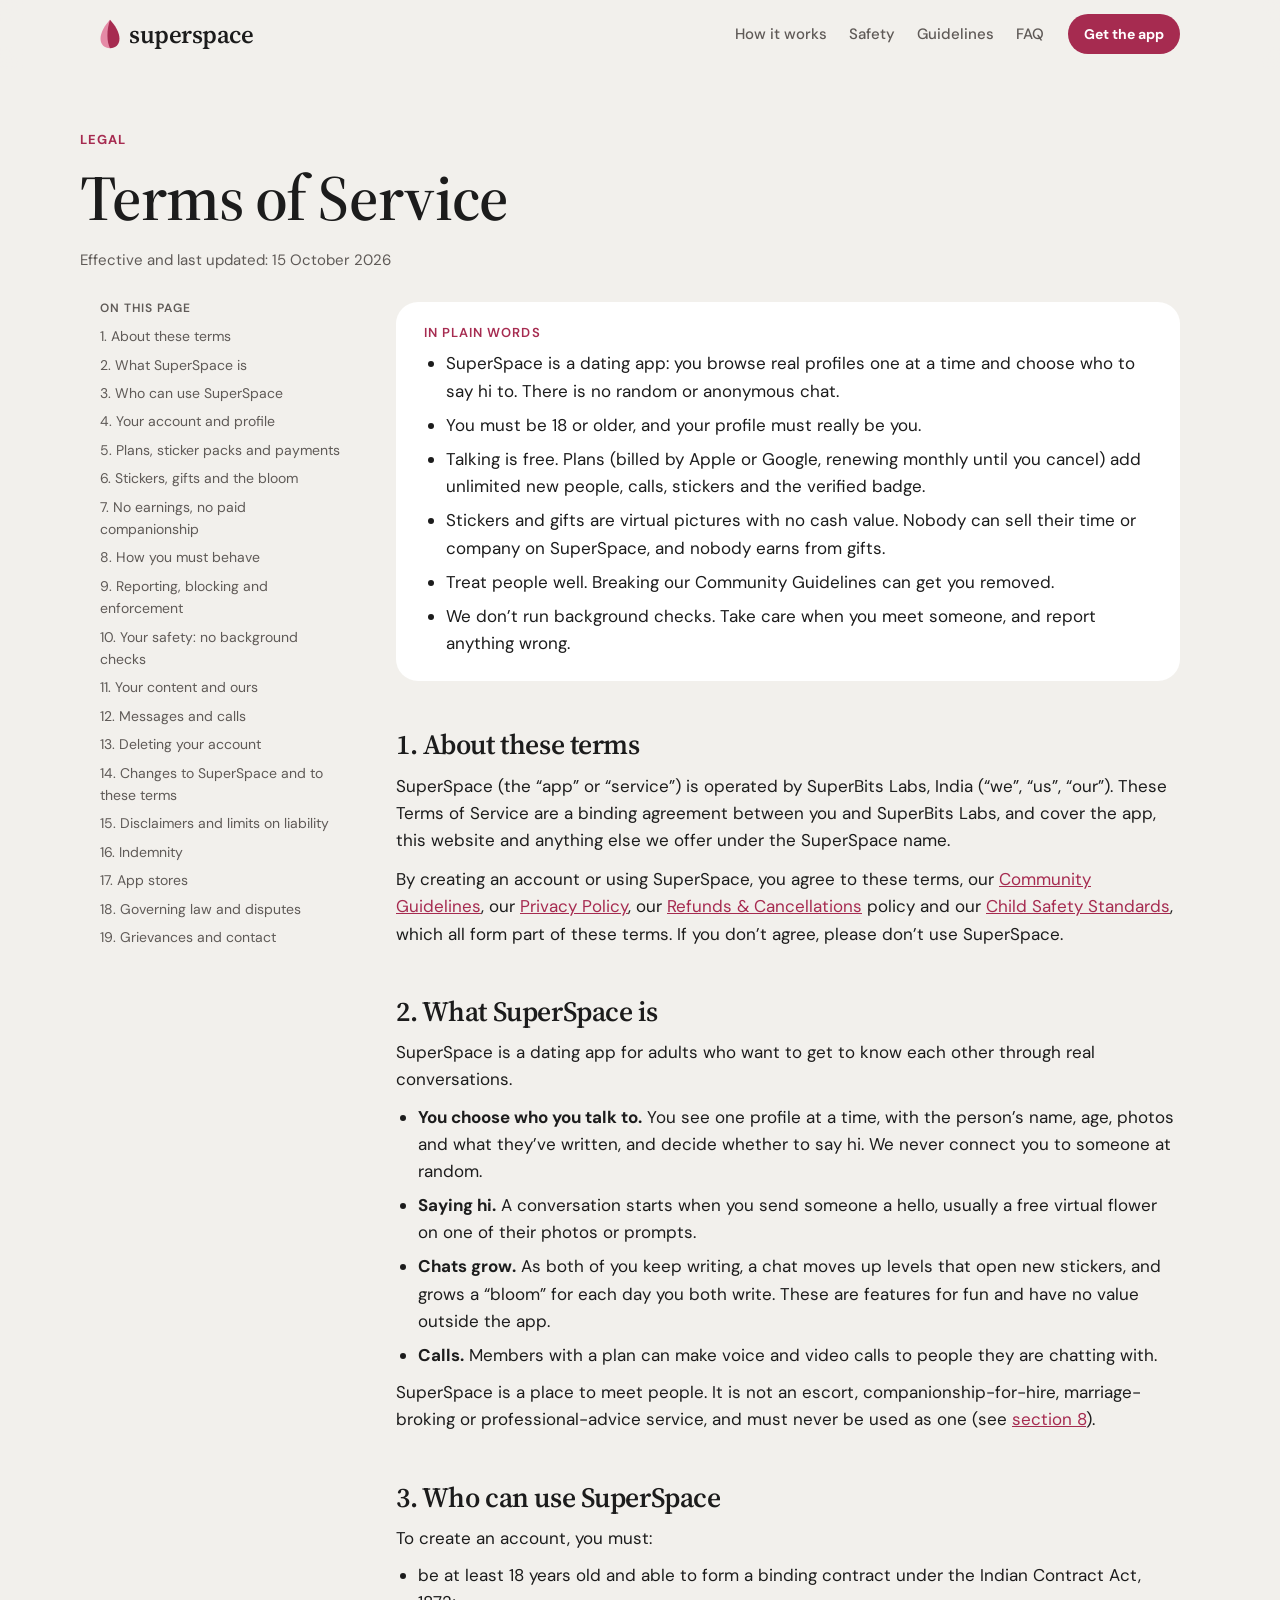
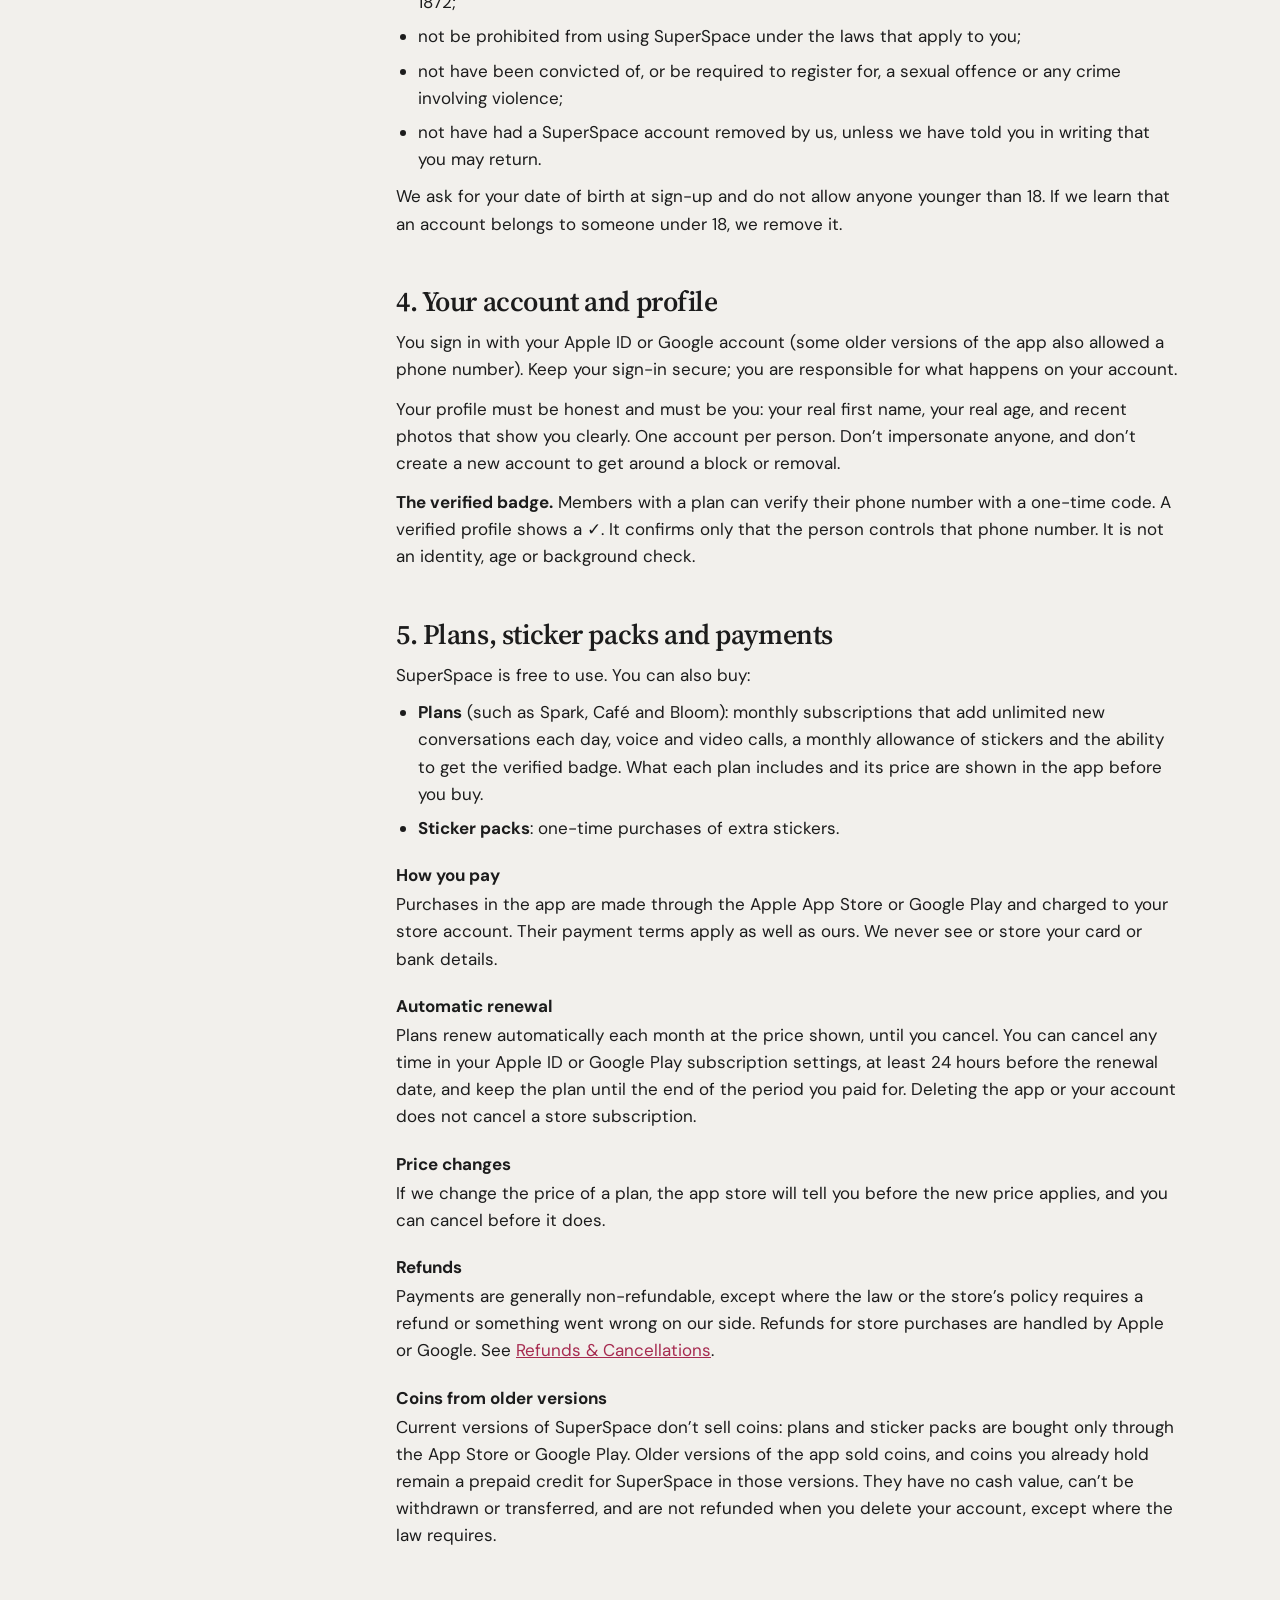
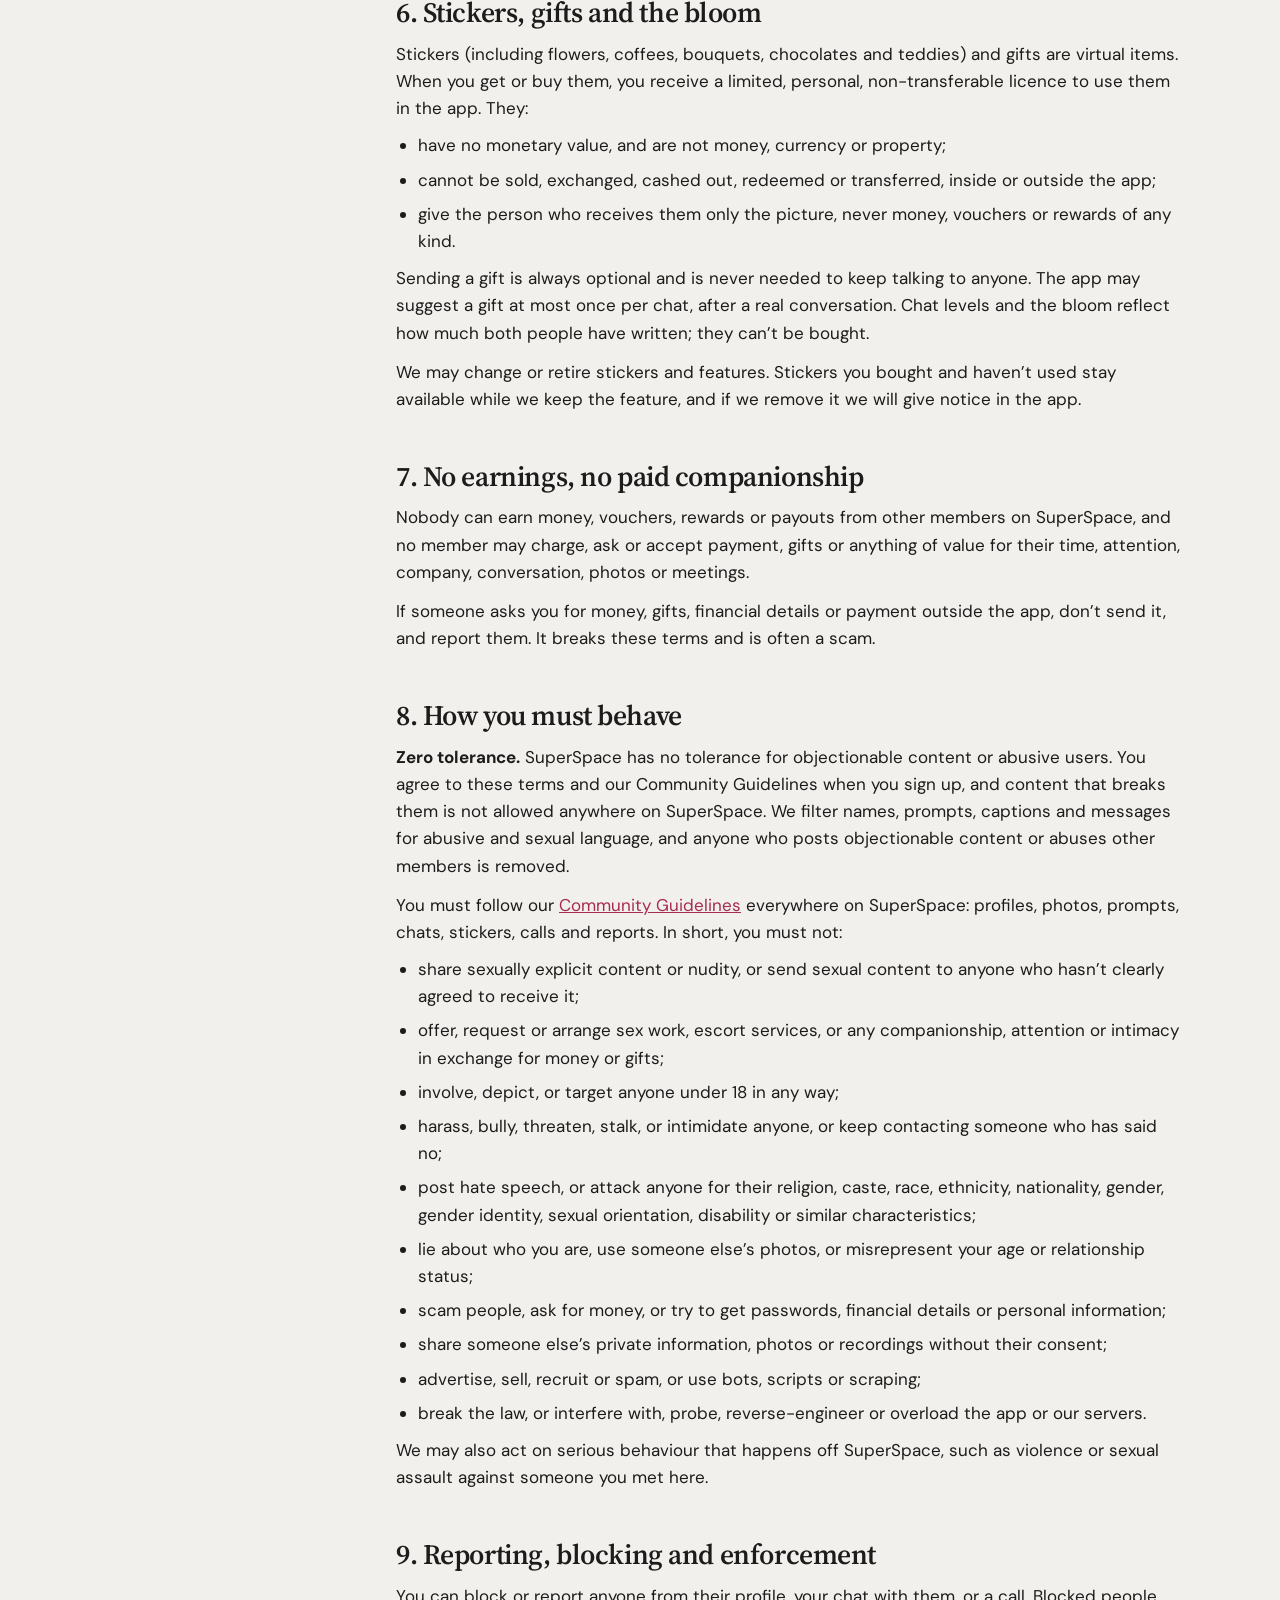
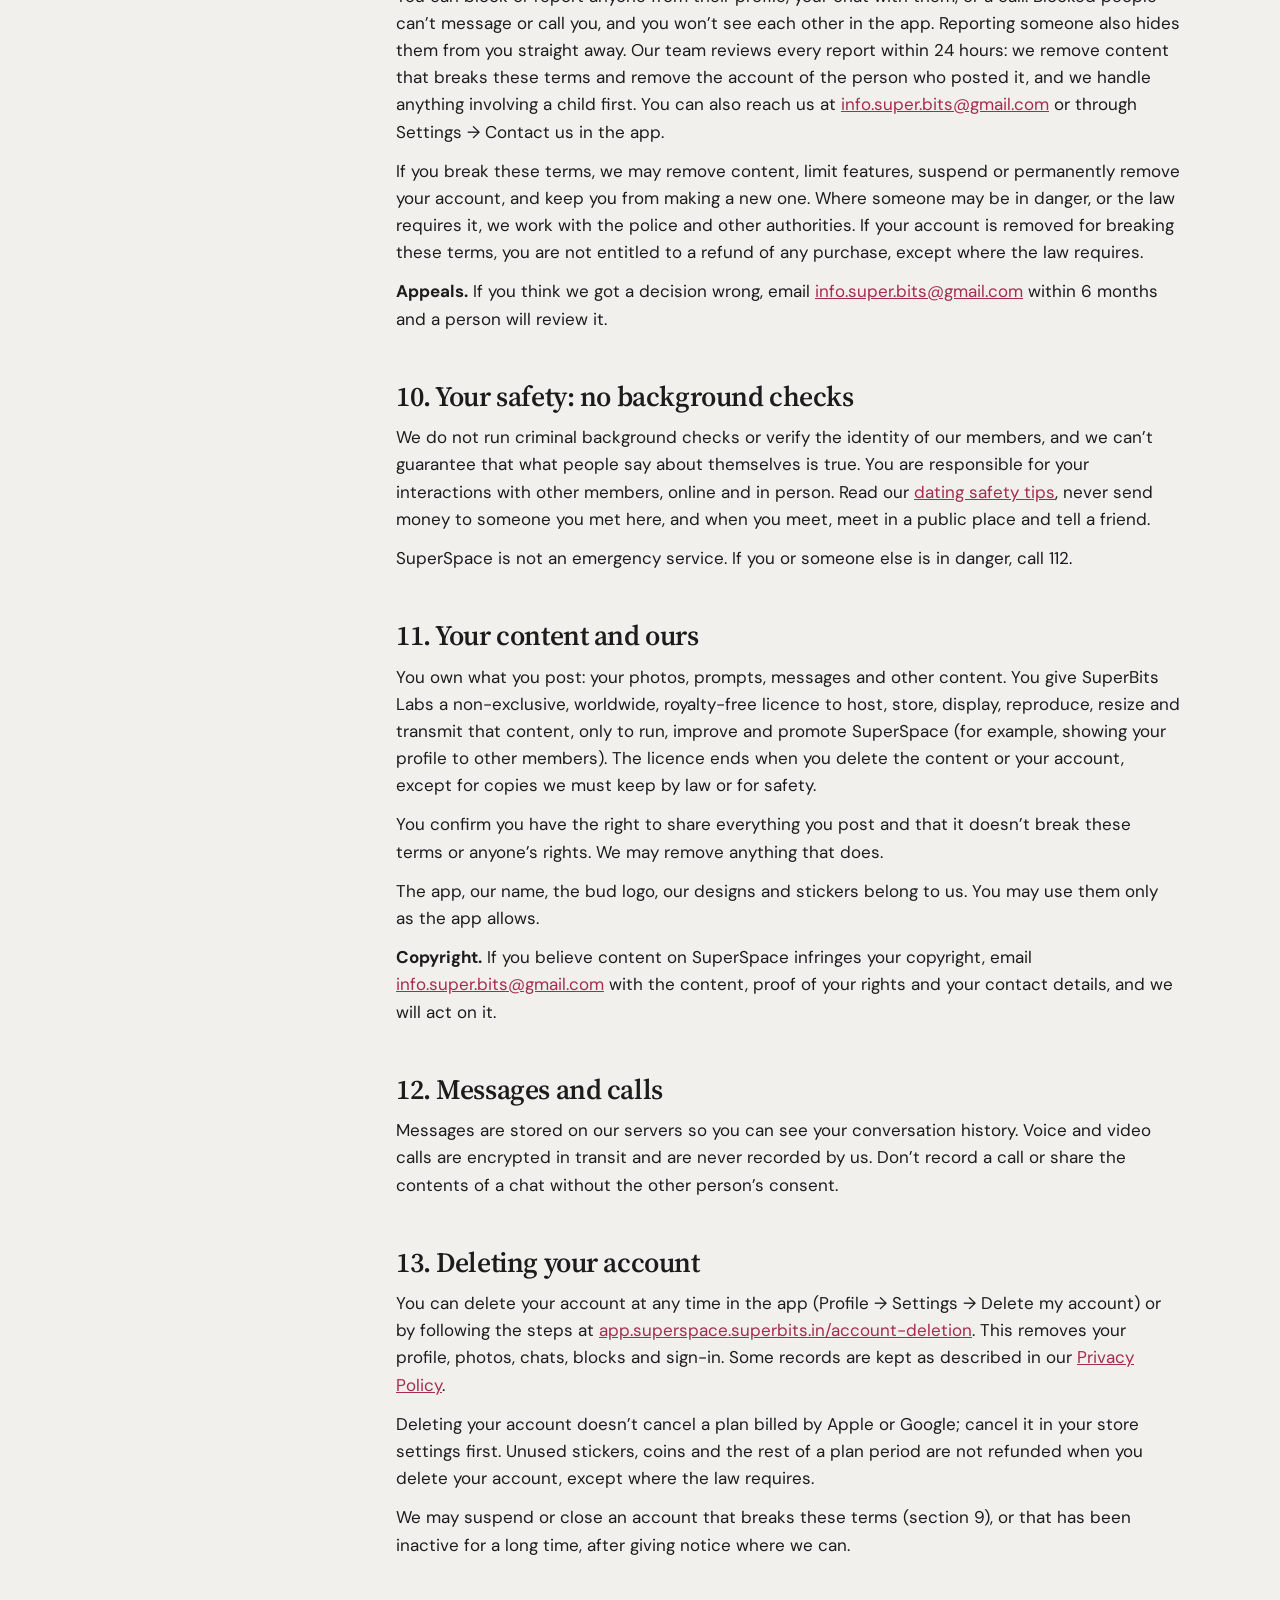
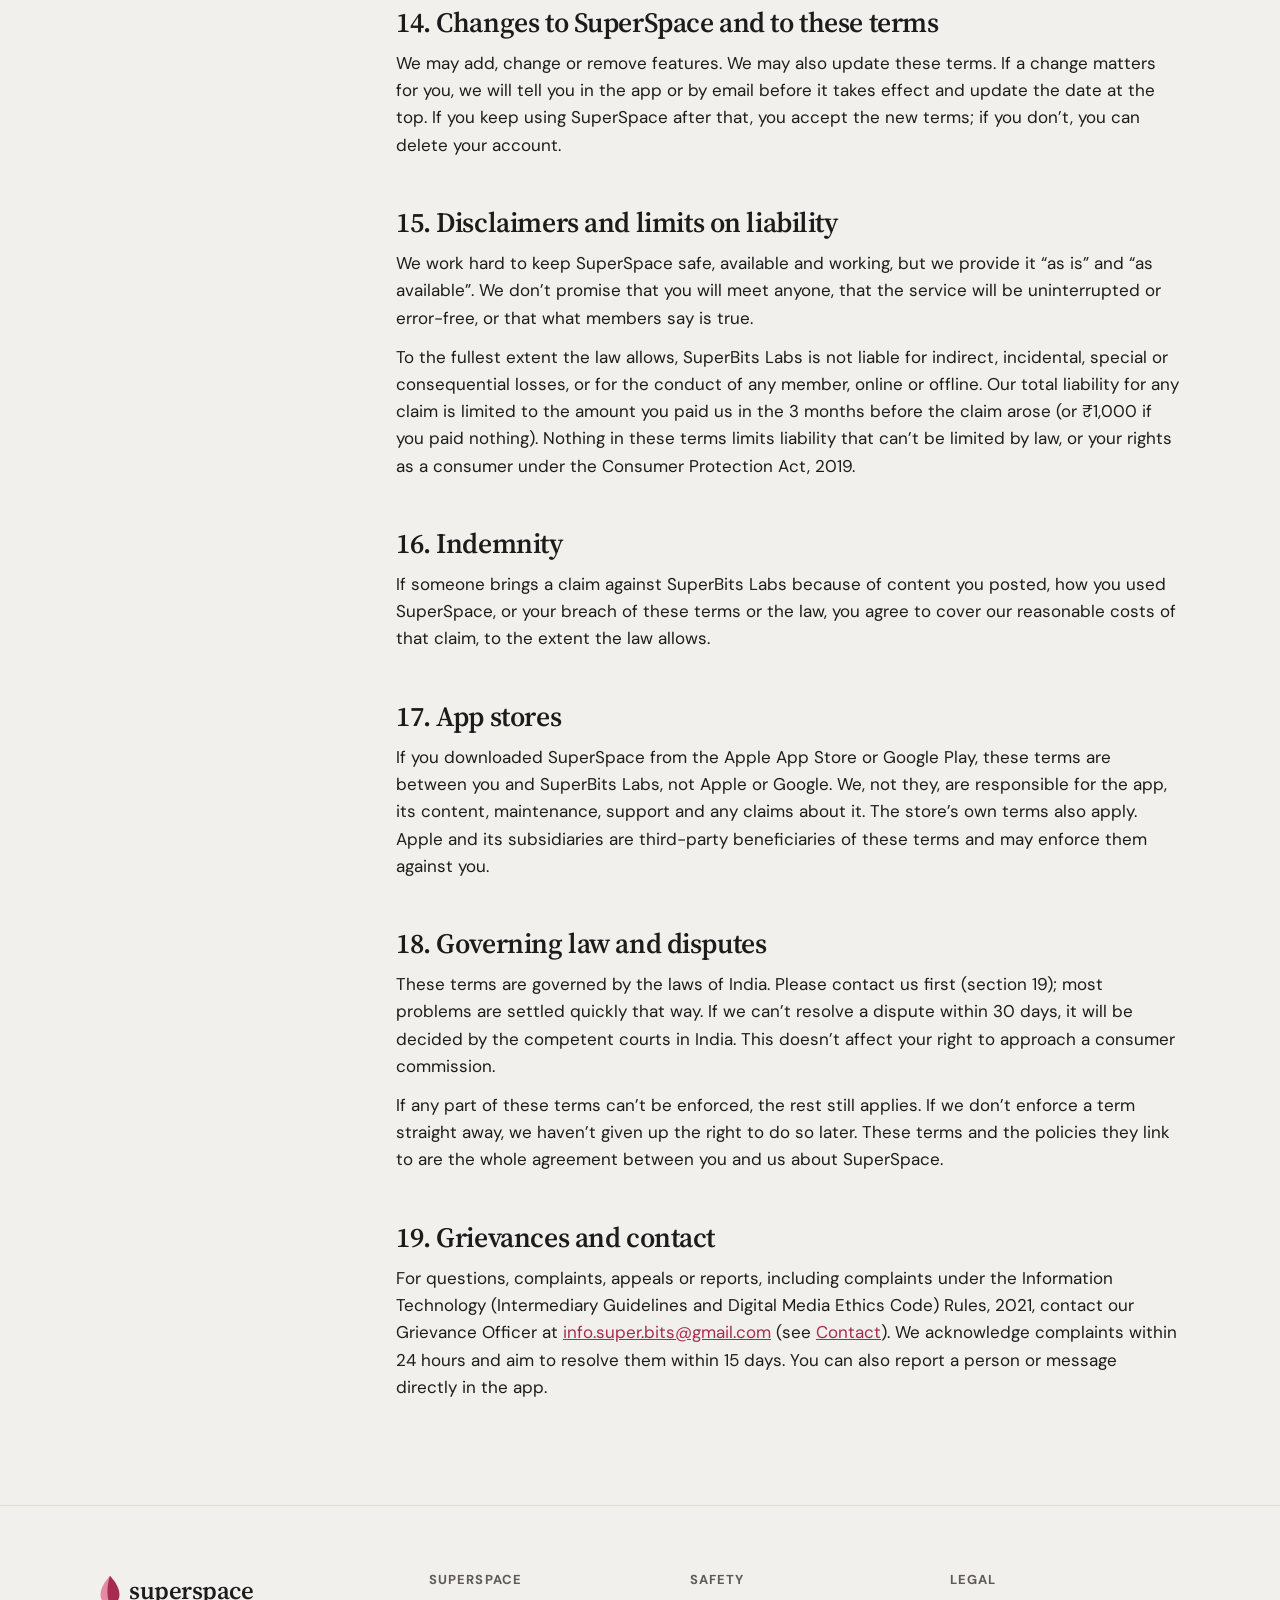
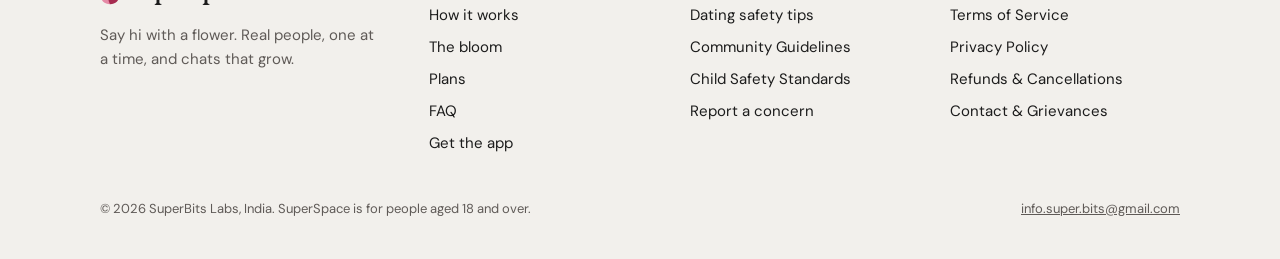
<file: terms.html>
<!doctype html>
<html lang="en-IN">
<head>
<meta charset="utf-8">
<meta name="viewport" content="width=device-width, initial-scale=1">
<title>Terms of Service — SuperSpace</title>
<meta name="description" content="The terms for using SuperSpace, the dating app where you say hi with a flower.">
<link rel="canonical" href="https://superspace.superbits.in/terms">
<meta property="og:type" content="website">
<meta property="og:site_name" content="SuperSpace">
<meta property="og:title" content="Terms of Service — SuperSpace">
<meta property="og:description" content="The terms for using SuperSpace, the dating app where you say hi with a flower.">
<meta property="og:url" content="https://superspace.superbits.in/terms">
<meta property="og:image" content="https://superspace.superbits.in/assets/og.png">
<meta name="twitter:card" content="summary_large_image">
<meta name="theme-color" content="#F2F0EC" media="(prefers-color-scheme: light)">
<meta name="theme-color" content="#171213" media="(prefers-color-scheme: dark)">
<link rel="icon" href="/assets/logo.png">
<link rel="apple-touch-icon" href="/assets/apple-touch-icon.png">
<link rel="preconnect" href="https://fonts.googleapis.com">
<link rel="preconnect" href="https://fonts.gstatic.com" crossorigin>
<link rel="stylesheet" href="https://fonts.googleapis.com/css2?family=DM+Sans:opsz,wght@9..40,400;9..40,500;9..40,700;9..40,800&family=Source+Serif+4:ital,opsz,wght@0,8..60,600;1,8..60,600&display=swap">
<link rel="stylesheet" href="/assets/site.css">
</head>
<body>
<a class="skip" href="#main">Skip to content</a>
<header class="top" id="top">
  <div class="wrap">
    <a class="brand" href="/" aria-label="SuperSpace home"><svg viewBox="42 22 76 112" aria-hidden="true"><path d="M80 24 C60 46 44 72 44 96 C44 118 59 132 80 132 C92 110 94 66 80 24 Z" fill="#E58AA6"/><path d="M80 24 C100 46 116 72 116 96 C116 118 101 132 80 132 C68 110 66 66 80 24 Z" fill="var(--rose)"/></svg>superspace</a>
    <nav class="nav" aria-label="Main"><a href="/#how">How it works</a><a href="/safety-tips">Safety</a><a href="/community-guidelines">Guidelines</a><a href="/#faq">FAQ</a></nav>
    <a class="btn small" href="/#get-app">Get the app</a>
  </div>
</header>
<main id="main">
  <div class="wrap doc-head">
    <span class="eyebrow">Legal</span>
    <h1>Terms of Service</h1>
    <p class="updated">Effective and last updated: 15 October 2026</p>
  </div>
  <div class="wrap doc">
    <nav class="toc" aria-label="On this page"><h2>On this page</h2><ol><li><a href="#t-about">1. About these terms</a></li><li><a href="#t-service">2. What SuperSpace is</a></li><li><a href="#t-eligibility">3. Who can use SuperSpace</a></li><li><a href="#t-experts">4. Your account and profile</a></li><li><a href="#t-coins">5. Plans, sticker packs and payments</a></li><li><a href="#t-calls">6. Stickers, gifts and the bloom</a></li><li><a href="#t-earnings">7. No earnings, no paid companionship</a></li><li><a href="#t-conduct">8. How you must behave</a></li><li><a href="#t-safety">9. Reporting, blocking and enforcement</a></li><li><a href="#t-advice">10. Your safety: no background checks</a></li><li><a href="#t-content">11. Your content and ours</a></li><li><a href="#t-reviews">12. Messages and calls</a></li><li><a href="#t-deletion">13. Deleting your account</a></li><li><a href="#t-changes">14. Changes to SuperSpace and to these terms</a></li><li><a href="#t-liability">15. Disclaimers and limits on liability</a></li><li><a href="#t-indemnity">16. Indemnity</a></li><li><a href="#t-stores">17. App stores</a></li><li><a href="#t-law">18. Governing law and disputes</a></li><li><a href="#t-contact">19. Grievances and contact</a></li></ol></nav>
    <article class="prose"><section class="plain" aria-label="In plain words"><h2>In plain words</h2><ul>
<li>SuperSpace is a dating app: you browse real profiles one at a time and choose who to say hi to. There is no random or anonymous chat.</li>
<li>You must be 18 or older, and your profile must really be you.</li>
<li>Talking is free. Plans (billed by Apple or Google, renewing monthly until you cancel) add unlimited new people, calls, stickers and the verified badge.</li>
<li>Stickers and gifts are virtual pictures with no cash value. Nobody can sell their time or company on SuperSpace, and nobody earns from gifts.</li>
<li>Treat people well. Breaking our Community Guidelines can get you removed.</li>
<li>We don’t run background checks. Take care when you meet someone, and report anything wrong.</li>
</ul></section>
<h2 id="t-about">1. About these terms</h2>
<p>SuperSpace (the “app” or “service”) is operated by SuperBits Labs, India (“we”, “us”, “our”). These Terms of Service are a binding agreement between you and SuperBits Labs, and cover the app, this website and anything else we offer under the SuperSpace name.</p>
<p>By creating an account or using SuperSpace, you agree to these terms, our <a href="/community-guidelines">Community Guidelines</a>, our <a href="/privacy-policy">Privacy Policy</a>, our <a href="/refund-policy">Refunds &amp; Cancellations</a> policy and our <a href="/safety-standards">Child Safety Standards</a>, which all form part of these terms. If you don’t agree, please don’t use SuperSpace.</p>

<h2 id="t-service">2. What SuperSpace is</h2>
<p>SuperSpace is a dating app for adults who want to get to know each other through real conversations.</p>
<ul>
  <li><strong>You choose who you talk to.</strong> You see one profile at a time, with the person’s name, age, photos and what they’ve written, and decide whether to say hi. We never connect you to someone at random.</li>
  <li><strong>Saying hi.</strong> A conversation starts when you send someone a hello, usually a free virtual flower on one of their photos or prompts.</li>
  <li><strong>Chats grow.</strong> As both of you keep writing, a chat moves up levels that open new stickers, and grows a “bloom” for each day you both write. These are features for fun and have no value outside the app.</li>
  <li><strong>Calls.</strong> Members with a plan can make voice and video calls to people they are chatting with.</li>
</ul>
<p>SuperSpace is a place to meet people. It is not an escort, companionship-for-hire, marriage-broking or professional-advice service, and must never be used as one (see <a href="#t-conduct">section 8</a>).</p>

<h2 id="t-eligibility">3. Who can use SuperSpace</h2>
<p>To create an account, you must:</p>
<ul>
  <li>be at least 18 years old and able to form a binding contract under the Indian Contract Act, 1872;</li>
  <li>not be prohibited from using SuperSpace under the laws that apply to you;</li>
  <li>not have been convicted of, or be required to register for, a sexual offence or any crime involving violence;</li>
  <li>not have had a SuperSpace account removed by us, unless we have told you in writing that you may return.</li>
</ul>
<p>We ask for your date of birth at sign-up and do not allow anyone younger than 18. If we learn that an account belongs to someone under 18, we remove it.</p>

<h2 id="t-experts">4. Your account and profile</h2>
<p>You sign in with your Apple ID or Google account (some older versions of the app also allowed a phone number). Keep your sign-in secure; you are responsible for what happens on your account.</p>
<p>Your profile must be honest and must be you: your real first name, your real age, and recent photos that show you clearly. One account per person. Don’t impersonate anyone, and don’t create a new account to get around a block or removal.</p>
<p><strong>The verified badge.</strong> Members with a plan can verify their phone number with a one-time code. A verified profile shows a ✓. It confirms only that the person controls that phone number. It is not an identity, age or background check.</p>

<h2 id="t-coins">5. Plans, sticker packs and payments</h2>
<p>SuperSpace is free to use. You can also buy:</p>
<ul>
  <li><strong>Plans</strong> (such as Spark, Café and Bloom): monthly subscriptions that add unlimited new conversations each day, voice and video calls, a monthly allowance of stickers and the ability to get the verified badge. What each plan includes and its price are shown in the app before you buy.</li>
  <li><strong>Sticker packs</strong>: one-time purchases of extra stickers.</li>
</ul>
<h3>How you pay</h3>
<p>Purchases in the app are made through the Apple App Store or Google Play and charged to your store account. Their payment terms apply as well as ours. We never see or store your card or bank details.</p>
<h3>Automatic renewal</h3>
<p>Plans renew automatically each month at the price shown, until you cancel. You can cancel any time in your Apple ID or Google Play subscription settings, at least 24 hours before the renewal date, and keep the plan until the end of the period you paid for. Deleting the app or your account does not cancel a store subscription.</p>
<h3>Price changes</h3>
<p>If we change the price of a plan, the app store will tell you before the new price applies, and you can cancel before it does.</p>
<h3>Refunds</h3>
<p>Payments are generally non-refundable, except where the law or the store’s policy requires a refund or something went wrong on our side. Refunds for store purchases are handled by Apple or Google. See <a href="/refund-policy">Refunds &amp; Cancellations</a>.</p>
<h3>Coins from older versions</h3>
<p>Current versions of SuperSpace don’t sell coins: plans and sticker packs are bought only through the App Store or Google Play. Older versions of the app sold coins, and coins you already hold remain a prepaid credit for SuperSpace in those versions. They have no cash value, can’t be withdrawn or transferred, and are not refunded when you delete your account, except where the law requires.</p>

<h2 id="t-calls">6. Stickers, gifts and the bloom</h2>
<p>Stickers (including flowers, coffees, bouquets, chocolates and teddies) and gifts are virtual items. When you get or buy them, you receive a limited, personal, non-transferable licence to use them in the app. They:</p>
<ul>
  <li>have no monetary value, and are not money, currency or property;</li>
  <li>cannot be sold, exchanged, cashed out, redeemed or transferred, inside or outside the app;</li>
  <li>give the person who receives them only the picture, never money, vouchers or rewards of any kind.</li>
</ul>
<p>Sending a gift is always optional and is never needed to keep talking to anyone. The app may suggest a gift at most once per chat, after a real conversation. Chat levels and the bloom reflect how much both people have written; they can’t be bought.</p>
<p>We may change or retire stickers and features. Stickers you bought and haven’t used stay available while we keep the feature, and if we remove it we will give notice in the app.</p>

<h2 id="t-earnings">7. No earnings, no paid companionship</h2>
<p>Nobody can earn money, vouchers, rewards or payouts from other members on SuperSpace, and no member may charge, ask or accept payment, gifts or anything of value for their time, attention, company, conversation, photos or meetings.</p>
<p>If someone asks you for money, gifts, financial details or payment outside the app, don’t send it, and report them. It breaks these terms and is often a scam.</p>

<h2 id="t-conduct">8. How you must behave</h2>
<p><strong>Zero tolerance.</strong> SuperSpace has no tolerance for objectionable content or abusive users. You agree to these terms and our Community Guidelines when you sign up, and content that breaks them is not allowed anywhere on SuperSpace. We filter names, prompts, captions and messages for abusive and sexual language, and anyone who posts objectionable content or abuses other members is removed.</p>
<p>You must follow our <a href="/community-guidelines">Community Guidelines</a> everywhere on SuperSpace: profiles, photos, prompts, chats, stickers, calls and reports. In short, you must not:</p>
<ul>
  <li>share sexually explicit content or nudity, or send sexual content to anyone who hasn’t clearly agreed to receive it;</li>
  <li>offer, request or arrange sex work, escort services, or any companionship, attention or intimacy in exchange for money or gifts;</li>
  <li>involve, depict, or target anyone under 18 in any way;</li>
  <li>harass, bully, threaten, stalk, or intimidate anyone, or keep contacting someone who has said no;</li>
  <li>post hate speech, or attack anyone for their religion, caste, race, ethnicity, nationality, gender, gender identity, sexual orientation, disability or similar characteristics;</li>
  <li>lie about who you are, use someone else’s photos, or misrepresent your age or relationship status;</li>
  <li>scam people, ask for money, or try to get passwords, financial details or personal information;</li>
  <li>share someone else’s private information, photos or recordings without their consent;</li>
  <li>advertise, sell, recruit or spam, or use bots, scripts or scraping;</li>
  <li>break the law, or interfere with, probe, reverse-engineer or overload the app or our servers.</li>
</ul>
<p>We may also act on serious behaviour that happens off SuperSpace, such as violence or sexual assault against someone you met here.</p>

<h2 id="t-safety">9. Reporting, blocking and enforcement</h2>
<p>You can block or report anyone from their profile, your chat with them, or a call. Blocked people can’t message or call you, and you won’t see each other in the app. Reporting someone also hides them from you straight away. Our team reviews every report within 24 hours: we remove content that breaks these terms and remove the account of the person who posted it, and we handle anything involving a child first. You can also reach us at <a href="mailto:info.super.bits@gmail.com">info.super.bits@gmail.com</a> or through Settings → Contact us in the app.</p>
<p>If you break these terms, we may remove content, limit features, suspend or permanently remove your account, and keep you from making a new one. Where someone may be in danger, or the law requires it, we work with the police and other authorities. If your account is removed for breaking these terms, you are not entitled to a refund of any purchase, except where the law requires.</p>
<p><strong>Appeals.</strong> If you think we got a decision wrong, email <a href="mailto:info.super.bits@gmail.com">info.super.bits@gmail.com</a> within 6 months and a person will review it.</p>

<h2 id="t-advice">10. Your safety: no background checks</h2>
<p>We do not run criminal background checks or verify the identity of our members, and we can’t guarantee that what people say about themselves is true. You are responsible for your interactions with other members, online and in person. Read our <a href="/safety-tips">dating safety tips</a>, never send money to someone you met here, and when you meet, meet in a public place and tell a friend.</p>
<p>SuperSpace is not an emergency service. If you or someone else is in danger, call 112.</p>

<h2 id="t-content">11. Your content and ours</h2>
<p>You own what you post: your photos, prompts, messages and other content. You give SuperBits Labs a non-exclusive, worldwide, royalty-free licence to host, store, display, reproduce, resize and transmit that content, only to run, improve and promote SuperSpace (for example, showing your profile to other members). The licence ends when you delete the content or your account, except for copies we must keep by law or for safety.</p>
<p>You confirm you have the right to share everything you post and that it doesn’t break these terms or anyone’s rights. We may remove anything that does.</p>
<p>The app, our name, the bud logo, our designs and stickers belong to us. You may use them only as the app allows.</p>
<p><strong>Copyright.</strong> If you believe content on SuperSpace infringes your copyright, email <a href="mailto:info.super.bits@gmail.com">info.super.bits@gmail.com</a> with the content, proof of your rights and your contact details, and we will act on it.</p>

<h2 id="t-reviews">12. Messages and calls</h2>
<p>Messages are stored on our servers so you can see your conversation history. Voice and video calls are encrypted in transit and are never recorded by us. Don’t record a call or share the contents of a chat without the other person’s consent.</p>

<h2 id="t-deletion">13. Deleting your account</h2>
<p>You can delete your account at any time in the app (Profile → Settings → Delete my account) or by following the steps at <a href="https://app.superspace.superbits.in/account-deletion">app.superspace.superbits.in/account-deletion</a>. This removes your profile, photos, chats, blocks and sign-in. Some records are kept as described in our <a href="/privacy-policy">Privacy Policy</a>.</p>
<p>Deleting your account doesn’t cancel a plan billed by Apple or Google; cancel it in your store settings first. Unused stickers, coins and the rest of a plan period are not refunded when you delete your account, except where the law requires.</p>
<p>We may suspend or close an account that breaks these terms (section 9), or that has been inactive for a long time, after giving notice where we can.</p>

<h2 id="t-changes">14. Changes to SuperSpace and to these terms</h2>
<p>We may add, change or remove features. We may also update these terms. If a change matters for you, we will tell you in the app or by email before it takes effect and update the date at the top. If you keep using SuperSpace after that, you accept the new terms; if you don’t, you can delete your account.</p>

<h2 id="t-liability">15. Disclaimers and limits on liability</h2>
<p>We work hard to keep SuperSpace safe, available and working, but we provide it “as is” and “as available”. We don’t promise that you will meet anyone, that the service will be uninterrupted or error-free, or that what members say is true.</p>
<p>To the fullest extent the law allows, SuperBits Labs is not liable for indirect, incidental, special or consequential losses, or for the conduct of any member, online or offline. Our total liability for any claim is limited to the amount you paid us in the 3 months before the claim arose (or ₹1,000 if you paid nothing). Nothing in these terms limits liability that can’t be limited by law, or your rights as a consumer under the Consumer Protection Act, 2019.</p>

<h2 id="t-indemnity">16. Indemnity</h2>
<p>If someone brings a claim against SuperBits Labs because of content you posted, how you used SuperSpace, or your breach of these terms or the law, you agree to cover our reasonable costs of that claim, to the extent the law allows.</p>

<h2 id="t-stores">17. App stores</h2>
<p>If you downloaded SuperSpace from the Apple App Store or Google Play, these terms are between you and SuperBits Labs, not Apple or Google. We, not they, are responsible for the app, its content, maintenance, support and any claims about it. The store’s own terms also apply. Apple and its subsidiaries are third-party beneficiaries of these terms and may enforce them against you.</p>

<h2 id="t-law">18. Governing law and disputes</h2>
<p>These terms are governed by the laws of India. Please contact us first (section 19); most problems are settled quickly that way. If we can’t resolve a dispute within 30 days, it will be decided by the competent courts in India. This doesn’t affect your right to approach a consumer commission.</p>
<p>If any part of these terms can’t be enforced, the rest still applies. If we don’t enforce a term straight away, we haven’t given up the right to do so later. These terms and the policies they link to are the whole agreement between you and us about SuperSpace.</p>

<h2 id="t-contact">19. Grievances and contact</h2>
<p>For questions, complaints, appeals or reports, including complaints under the Information Technology (Intermediary Guidelines and Digital Media Ethics Code) Rules, 2021, contact our Grievance Officer at <a href="mailto:info.super.bits@gmail.com">info.super.bits@gmail.com</a> (see <a href="/contact">Contact</a>). We acknowledge complaints within 24 hours and aim to resolve them within 15 days. You can also report a person or message directly in the app.</p>
</article>
  </div>
</main>
<footer class="foot">
  <div class="wrap">
    <div class="cols">
      <div>
        <a class="brand" href="/"><svg viewBox="42 22 76 112" aria-hidden="true"><path d="M80 24 C60 46 44 72 44 96 C44 118 59 132 80 132 C92 110 94 66 80 24 Z" fill="#E58AA6"/><path d="M80 24 C100 46 116 72 116 96 C116 118 101 132 80 132 C68 110 66 66 80 24 Z" fill="var(--rose)"/></svg>superspace</a>
        <p class="tag">Say hi with a flower. Real people, one at a time, and chats that grow.</p>
      </div>
      <div>
        <h4>SuperSpace</h4>
        <ul>
          <li><a href="/#how">How it works</a></li>
          <li><a href="/#bloom">The bloom</a></li>
          <li><a href="/#pricing">Plans</a></li>
          <li><a href="/#faq">FAQ</a></li>
          <li><a href="/#get-app">Get the app</a></li>
        </ul>
      </div>
      <div>
        <h4>Safety</h4>
        <ul>
          <li><a href="/safety-tips">Dating safety tips</a></li>
          <li><a href="/community-guidelines">Community Guidelines</a></li>
          <li><a href="/safety-standards">Child Safety Standards</a></li>
          <li><a href="/contact">Report a concern</a></li>
        </ul>
      </div>
      <div>
        <h4>Legal</h4>
        <ul>
          <li><a href="/terms">Terms of Service</a></li>
          <li><a href="/privacy-policy">Privacy Policy</a></li>
          <li><a href="/refund-policy">Refunds &amp; Cancellations</a></li>
          <li><a href="/contact">Contact &amp; Grievances</a></li>
        </ul>
      </div>
    </div>
    <div class="fine">
      <span>© 2026 SuperBits Labs, India. SuperSpace is for people aged 18 and over.</span>
      <a href="mailto:info.super.bits@gmail.com">info.super.bits@gmail.com</a>
    </div>
  </div>
</footer>
<script>
  // Hairline under the header once the page scrolls.
  (function () {
    var top = document.getElementById('top');
    function onScroll() { top.classList.toggle('scrolled', window.scrollY > 8); }
    window.addEventListener('scroll', onScroll, { passive: true }); onScroll();
  })();
</script>
</body>
</html>
</file>
<file: assets/site.css>
/* SuperSpace site — same look as the app: paper, rose, Source Serif 4 + DM Sans. */
:root {
  --paper: #F2F0EC;
  --surface: #FFFFFF;
  --sunk: #EAE6E0;
  --ink: #1C1C1C;
  --muted: #5F5A57;
  --line: #E2DCD4;
  --rose: #A62B50;
  --rose-ink: #FFFFFF;
  --berry: #86203F;
  --blush: #F6DCE4;
  --tint: #F7E7EC;
  --green: #4E8A4F;
  --serif: 'Source Serif 4', Georgia, 'Times New Roman', serif;
  --sans: 'DM Sans', system-ui, -apple-system, 'Segoe UI', sans-serif;
  --radius: 22px;
  --wrap: 1120px;
  color-scheme: light;
}
@media (prefers-color-scheme: dark) {
  :root:not([data-theme="light"]) {
    --paper: #171213; --surface: #211A1C; --sunk: #2A2124; --ink: #F3EDEA; --muted: #B5ABA7;
    --line: #382D30; --rose: #E0577F; --rose-ink: #1A0C11; --berry: #F08AA8; --blush: #3A2229; --tint: #2D1D22;
    --green: #7FB77A; color-scheme: dark;
  }
}
:root[data-theme="dark"] {
  --paper: #171213; --surface: #211A1C; --sunk: #2A2124; --ink: #F3EDEA; --muted: #B5ABA7;
  --line: #382D30; --rose: #E0577F; --rose-ink: #1A0C11; --berry: #F08AA8; --blush: #3A2229; --tint: #2D1D22;
  --green: #7FB77A; color-scheme: dark;
}

*, *::before, *::after { box-sizing: border-box; }
html { -webkit-text-size-adjust: 100%; scroll-behavior: smooth; }
@media (prefers-reduced-motion: reduce) { html { scroll-behavior: auto; } *, *::before, *::after { animation: none !important; transition: none !important; } }
body { margin: 0; background: var(--paper); color: var(--ink); font: 400 17px/1.6 var(--sans); }
img { max-width: 100%; height: auto; display: block; }
a { color: inherit; }
a:focus-visible, button:focus-visible, summary:focus-visible { outline: 3px solid var(--rose); outline-offset: 3px; border-radius: 6px; }
h1, h2, h3 { font-family: var(--serif); font-weight: 600; line-height: 1.12; letter-spacing: -0.015em; text-wrap: balance; margin: 0; }
p { margin: 0; }
.wrap { max-width: var(--wrap); margin: 0 auto; padding-inline: 20px; }
.eyebrow { font-size: 13px; font-weight: 700; letter-spacing: 0.08em; text-transform: uppercase; color: var(--rose); }
.muted { color: var(--muted); }
.skip { position: absolute; left: -999px; top: 8px; background: var(--surface); padding: 8px 14px; border-radius: 10px; z-index: 10; }
.skip:focus { left: 8px; }

/* Header */
.top { position: sticky; top: 0; z-index: 5; background: color-mix(in srgb, var(--paper) 88%, transparent); backdrop-filter: saturate(1.4) blur(12px); -webkit-backdrop-filter: saturate(1.4) blur(12px); border-bottom: 1px solid transparent; }
.top.scrolled { border-bottom-color: var(--line); }
.top .wrap { display: flex; align-items: center; gap: 24px; height: 68px; }
.brand { display: inline-flex; align-items: center; gap: 9px; text-decoration: none; font-family: var(--serif); font-weight: 600; font-size: 25px; letter-spacing: -0.02em; }
.brand svg { width: 20px; height: 30px; }
.nav { display: flex; gap: 22px; margin-left: auto; font-size: 15px; font-weight: 500; }
.nav a { text-decoration: none; color: var(--muted); }
.nav a:hover, .nav a[aria-current="page"] { color: var(--ink); }
.btn { display: inline-flex; align-items: center; justify-content: center; gap: 8px; min-height: 48px; padding: 0 22px; border-radius: 999px; background: var(--rose); color: var(--rose-ink); text-decoration: none; font-weight: 700; font-size: 16px; border: 0; cursor: pointer; transition: transform .15s ease, background .15s ease; }
.btn:hover { transform: translateY(-1px); }
.btn.ghost { background: transparent; color: var(--ink); box-shadow: inset 0 0 0 1.5px var(--line); }
.btn.small { min-height: 40px; padding: 0 16px; font-size: 14px; }
@media (max-width: 760px) { .nav { display: none; } .top .btn.small { margin-left: auto; } }

/* Home: hero */
.hero { padding: 56px 0 40px; }
.hero .wrap { display: grid; grid-template-columns: minmax(0, 1.05fr) minmax(0, 0.95fr); gap: 48px; align-items: center; }
.hero h1 { font-size: clamp(46px, 7vw, 86px); }
.hero h1 em { font-style: italic; color: var(--rose); }
.hero .lede { margin-top: 22px; font-size: 20px; color: var(--muted); max-width: 30ch; }
.hero .cta { margin-top: 30px; display: flex; flex-wrap: wrap; gap: 12px; align-items: center; }
.hero .note { margin-top: 14px; font-size: 14px; color: var(--muted); }
.phones { position: relative; height: 600px; }
.phone { position: absolute; width: 270px; border-radius: 40px; padding: 8px; background: #121011; box-shadow: 0 30px 60px -20px rgba(70, 20, 35, .35); }
.phone img { border-radius: 32px; width: 100%; }
.phones .p1 { right: 190px; top: 70px; transform: rotate(-5deg); }
.phones .p2 { right: 10px; top: 0; transform: rotate(3deg); }
.phones .bud-float { position: absolute; left: 4%; bottom: 40px; width: 92px; animation: sway 6s ease-in-out infinite; transform-origin: 50% 100%; }
@keyframes sway { 0%, 100% { transform: rotate(-3deg); } 50% { transform: rotate(3deg); } }
@media (max-width: 900px) {
  .hero .wrap { grid-template-columns: 1fr; }
  .phones { height: 430px; max-width: 400px; margin: 0 auto; width: 100%; }
  .phone { width: 180px; border-radius: 30px; }
  .phone img { border-radius: 26px; }
  .phones .p1 { right: auto; left: 0; top: 50px; }
  .phones .p2 { right: 0; }
  .phones .bud-float { display: none; }
}

/* Sections */
.section { padding: 84px 0; }
.section.tight { padding: 56px 0; }
.section h2 { font-size: clamp(34px, 4.6vw, 54px); max-width: 18ch; }
.section .intro { margin-top: 16px; font-size: 19px; color: var(--muted); max-width: 58ch; }
.band { background: var(--surface); }

/* How it works */
.steps { margin-top: 44px; display: grid; grid-template-columns: repeat(3, minmax(0, 1fr)); gap: 22px; }
.step { background: var(--paper); border-radius: var(--radius); padding: 26px 26px 0; display: flex; flex-direction: column; gap: 10px; overflow: hidden; }
.band .step { background: var(--paper); }
.step h3 { font-size: 26px; }
.step p { color: var(--muted); font-size: 16px; }
.step .shot { margin-top: auto; padding-top: 18px; }
.step .shot img { width: 78%; margin: 0 auto; border-radius: 26px 26px 0 0; box-shadow: 0 -2px 0 8px #121011; }
@media (max-width: 860px) { .steps { grid-template-columns: 1fr; } .step .shot img { width: 62%; } }

/* The bloom */
.bloom { margin-top: 44px; display: grid; grid-template-columns: repeat(5, minmax(0, 1fr)); gap: 12px; align-items: end; }
.stage { text-align: center; display: flex; flex-direction: column; align-items: center; gap: 6px; }
.stage svg { width: 100%; max-width: 150px; height: auto; }
.stage b { font-family: var(--serif); font-weight: 600; font-size: 22px; }
.stage .day { font-size: 12px; font-weight: 800; letter-spacing: .08em; text-transform: uppercase; color: var(--rose); }
.stage p { font-size: 14px; color: var(--muted); max-width: 18ch; }
@media (max-width: 760px) { .bloom { grid-template-columns: repeat(2, minmax(0, 1fr)); gap: 26px 12px; } .stage:last-child { grid-column: 1 / -1; } }

/* Feature rows */
.split { display: grid; grid-template-columns: minmax(0, 1fr) minmax(0, 1fr); gap: 56px; align-items: center; }
.split .shotcol img { width: 280px; max-width: 80%; aspect-ratio: 9 / 15; object-fit: cover; object-position: top; margin: 0 auto; border-radius: 36px; box-shadow: 0 0 0 8px #121011, 0 30px 60px -24px rgba(70, 20, 35, .4); }
@media (max-width: 860px) { .split { grid-template-columns: 1fr; gap: 36px; } }
.ticks { list-style: none; padding: 0; margin: 26px 0 0; display: grid; gap: 14px; }
.ticks li { display: grid; grid-template-columns: 26px minmax(0, 1fr); gap: 10px; }
.ticks li::before { content: ""; width: 22px; height: 22px; margin-top: 3px; border-radius: 50%; background: var(--tint) url("data:image/svg+xml,%3Csvg xmlns='http://www.w3.org/2000/svg' viewBox='0 0 24 24'%3E%3Cpath d='M6 12.5l4 4 8-9' fill='none' stroke='%23A62B50' stroke-width='2.6' stroke-linecap='round' stroke-linejoin='round'/%3E%3C/svg%3E") center/16px no-repeat; }
.ticks b { font-weight: 700; }

/* Plans */
.plans { margin-top: 40px; display: grid; grid-template-columns: repeat(2, minmax(0, 1fr)); gap: 20px; }
.plan { background: var(--surface); border-radius: var(--radius); padding: 28px; display: flex; flex-direction: column; gap: 14px; }
.plan.feature { box-shadow: inset 0 0 0 2px var(--rose); }
.plan h3 { font-size: 30px; }
.plan .price { font-family: var(--serif); font-size: 20px; color: var(--rose); }
.plan ul { margin: 0; padding-left: 20px; color: var(--muted); display: grid; gap: 6px; }
@media (max-width: 760px) { .plans { grid-template-columns: 1fr; } }

/* FAQ */
.faq { margin-top: 36px; display: grid; gap: 10px; max-width: 820px; }
.faq details { background: var(--surface); border-radius: 18px; padding: 0 22px; }
.faq summary { cursor: pointer; list-style: none; padding: 20px 0; font-weight: 700; font-size: 18px; display: flex; justify-content: space-between; gap: 16px; }
.faq summary::-webkit-details-marker { display: none; }
.faq summary::after { content: "+"; color: var(--rose); font-size: 24px; line-height: 1; }
.faq details[open] summary::after { content: "–"; }
.faq details > div { padding: 0 0 20px; color: var(--muted); }
.faq details > div a { color: var(--rose); }

/* Download */
.get { background: var(--rose); color: var(--rose-ink); border-radius: 32px; padding: 56px 40px; display: grid; grid-template-columns: minmax(0, 1fr) auto; gap: 30px; align-items: center; }
.get h2 { font-size: clamp(32px, 4.4vw, 50px); color: inherit; }
.get p { margin-top: 12px; opacity: .85; font-size: 18px; }
.get .stores { display: flex; flex-direction: column; gap: 12px; }
.store { display: inline-flex; align-items: center; gap: 12px; background: #121011; color: #fff; border-radius: 14px; padding: 10px 20px; text-decoration: none; min-width: 210px; }
.store small { display: block; font-size: 11px; opacity: .75; }
.store span { font-weight: 700; font-size: 18px; line-height: 1.15; }
.store.soon { opacity: .6; cursor: default; }
.store svg { width: 24px; height: 24px; flex: none; }
@media (max-width: 760px) { .get { grid-template-columns: 1fr; padding: 40px 24px; } }

/* Footer */
.foot { padding: 64px 0 40px; border-top: 1px solid var(--line); margin-top: 84px; }
.foot .cols { display: grid; grid-template-columns: 1.3fr repeat(3, minmax(0, 1fr)); gap: 30px; }
.foot h4 { margin: 0 0 12px; font-size: 13px; letter-spacing: .08em; text-transform: uppercase; color: var(--muted); }
.foot ul { list-style: none; margin: 0; padding: 0; display: grid; gap: 8px; font-size: 15px; }
.foot ul a { text-decoration: none; }
.foot ul a:hover { color: var(--rose); }
.foot .fine { margin-top: 44px; font-size: 13px; color: var(--muted); display: flex; flex-wrap: wrap; justify-content: space-between; gap: 12px; }
.foot .tag { margin-top: 10px; color: var(--muted); font-size: 15px; max-width: 28ch; }
@media (max-width: 760px) { .foot .cols { grid-template-columns: 1fr 1fr; } .foot .cols > :first-child { grid-column: 1 / -1; } }

/* Documents (legal, guidelines, safety) */
.doc-head { padding: 56px 0 30px; }
.doc-head h1 { font-size: clamp(40px, 6vw, 64px); margin-top: 10px; }
.doc-head .updated { margin-top: 14px; color: var(--muted); font-size: 15px; }
.doc { display: grid; grid-template-columns: 240px minmax(0, 1fr); gap: 56px; align-items: start; padding-bottom: 20px; }
.toc { position: sticky; top: 92px; font-size: 14px; max-height: calc(100vh - 110px); overflow: auto; }
.toc h2 { font-family: var(--sans); font-size: 12px; letter-spacing: .08em; text-transform: uppercase; color: var(--muted); margin-bottom: 10px; }
.toc ol { margin: 0; padding: 0; list-style: none; display: grid; gap: 6px; }
.toc a { text-decoration: none; color: var(--muted); }
.toc a:hover { color: var(--rose); }
.prose { max-width: 70ch; }
.prose h2 { font-size: 28px; margin: 48px 0 12px; scroll-margin-top: 90px; }
.prose h2:first-child { margin-top: 0; }
.prose h3 { font-family: var(--sans); font-size: 17px; font-weight: 700; margin: 24px 0 6px; letter-spacing: 0; }
.prose p, .prose li { color: var(--ink); }
.prose p + p { margin-top: 12px; }
.prose ul, .prose ol { padding-left: 22px; margin: 10px 0; display: grid; gap: 7px; }
.prose a { color: var(--rose); }
.prose strong { font-weight: 700; }
.plain { background: var(--surface); border-radius: var(--radius); padding: 24px 28px; margin-bottom: 40px; }
.plain h2 { font-family: var(--sans); font-size: 13px; letter-spacing: .08em; text-transform: uppercase; color: var(--rose); margin: 0 0 10px; }
.plain ul { margin: 0; }
.callout { background: var(--tint); border-radius: 16px; padding: 18px 22px; margin: 18px 0; }
.table { width: 100%; border-collapse: collapse; margin: 14px 0; font-size: 15px; }
.table th, .table td { text-align: left; vertical-align: top; padding: 10px 12px; border-bottom: 1px solid var(--line); }
.table th { font-weight: 700; }
.tablewrap { overflow-x: auto; }
@media (max-width: 900px) { .doc { grid-template-columns: 1fr; gap: 24px; } .toc { position: static; max-height: none; background: var(--surface); border-radius: 18px; padding: 18px 22px; } }

/* Small pages */
.cards { display: grid; grid-template-columns: repeat(2, minmax(0, 1fr)); gap: 18px; }
.card { background: var(--surface); border-radius: var(--radius); padding: 26px; }
.card h2 { font-size: 24px; margin-bottom: 8px; }
.card p + p { margin-top: 8px; }
.card a { color: var(--rose); }
@media (max-width: 760px) { .cards { grid-template-columns: 1fr; } }
</file>
